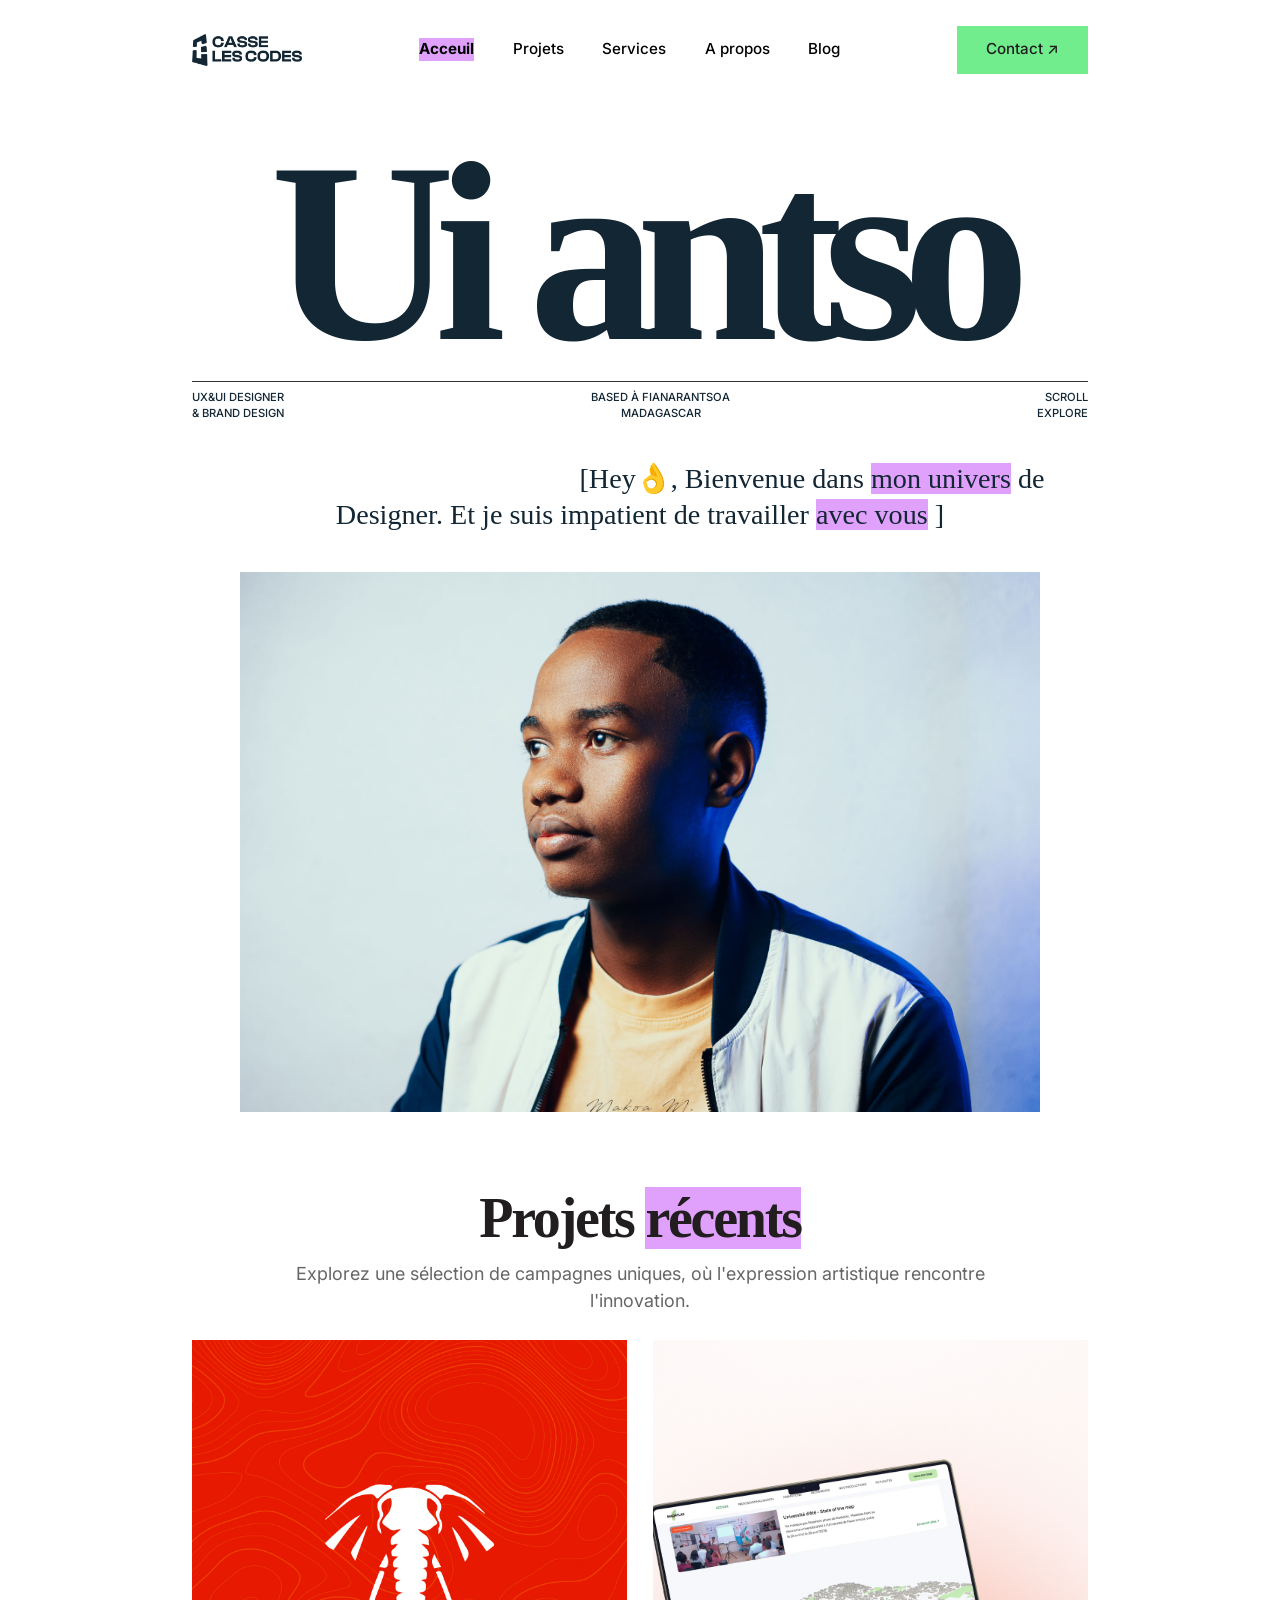
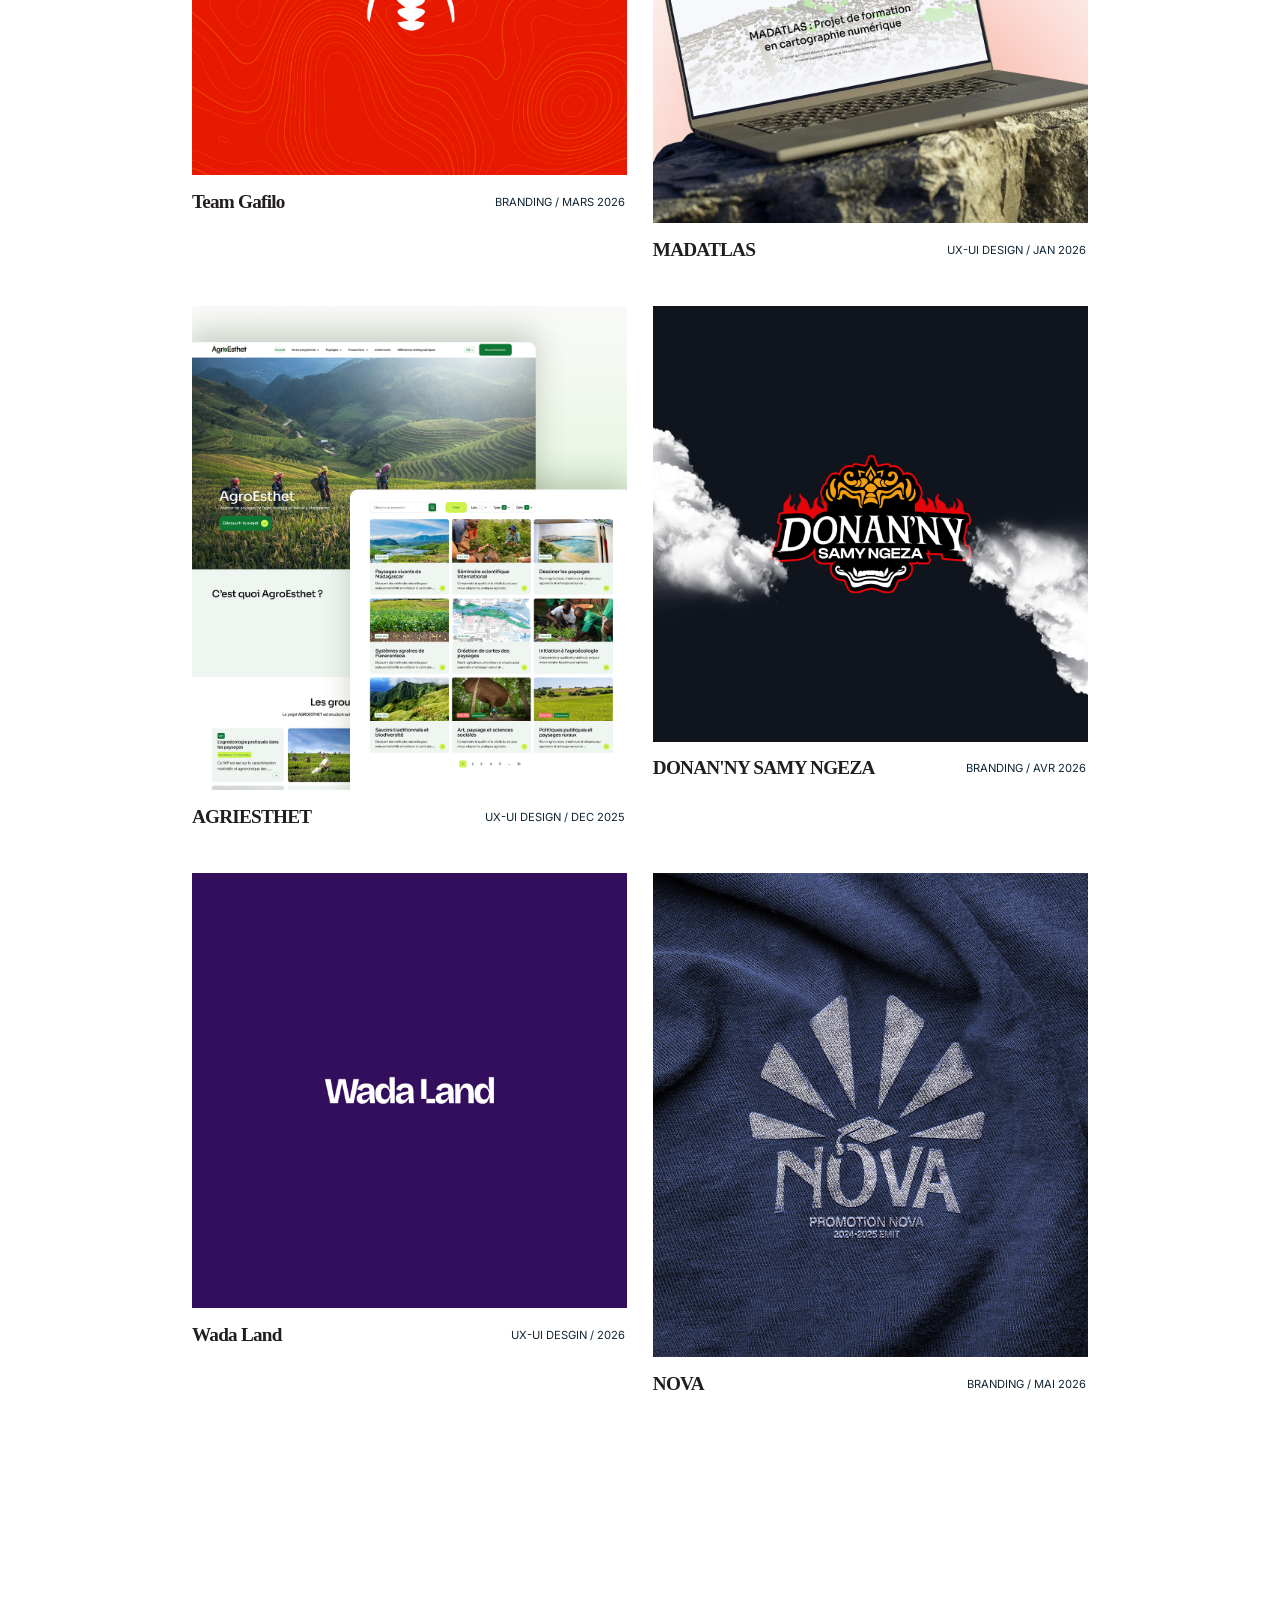
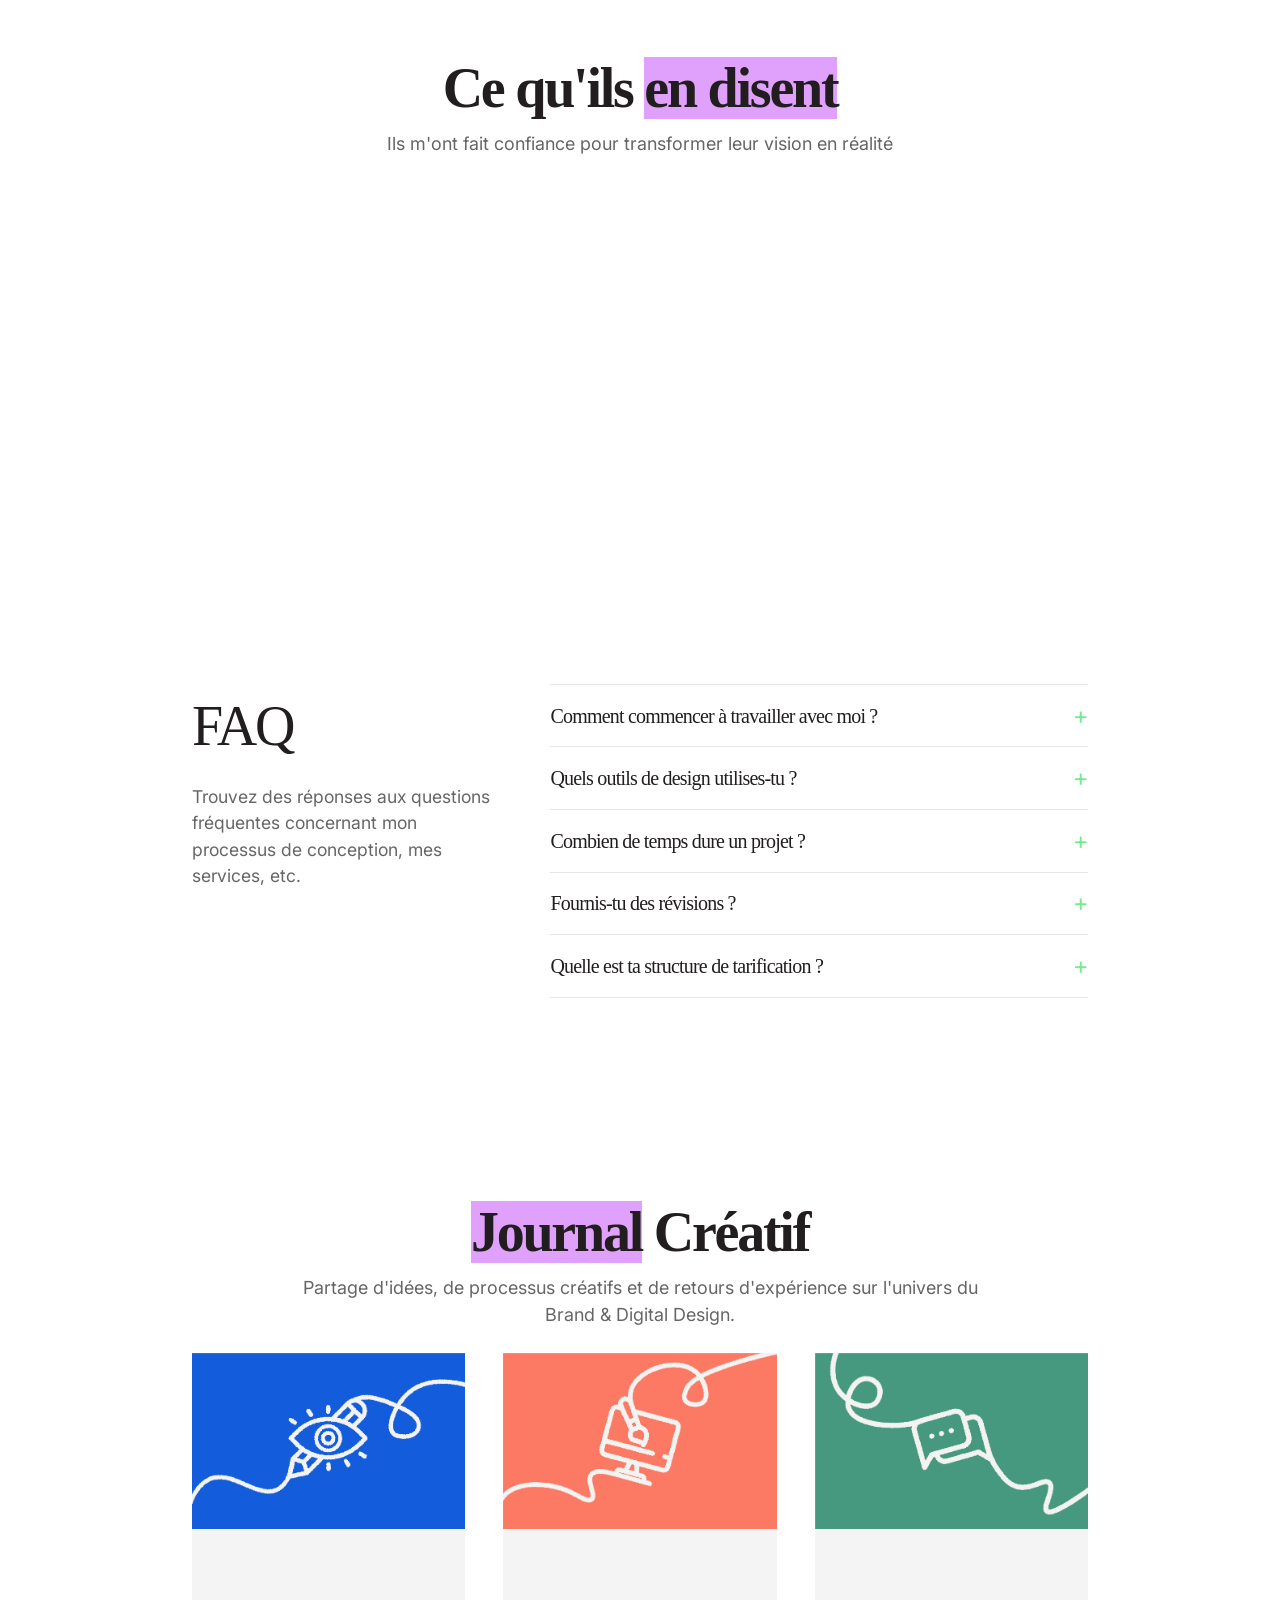
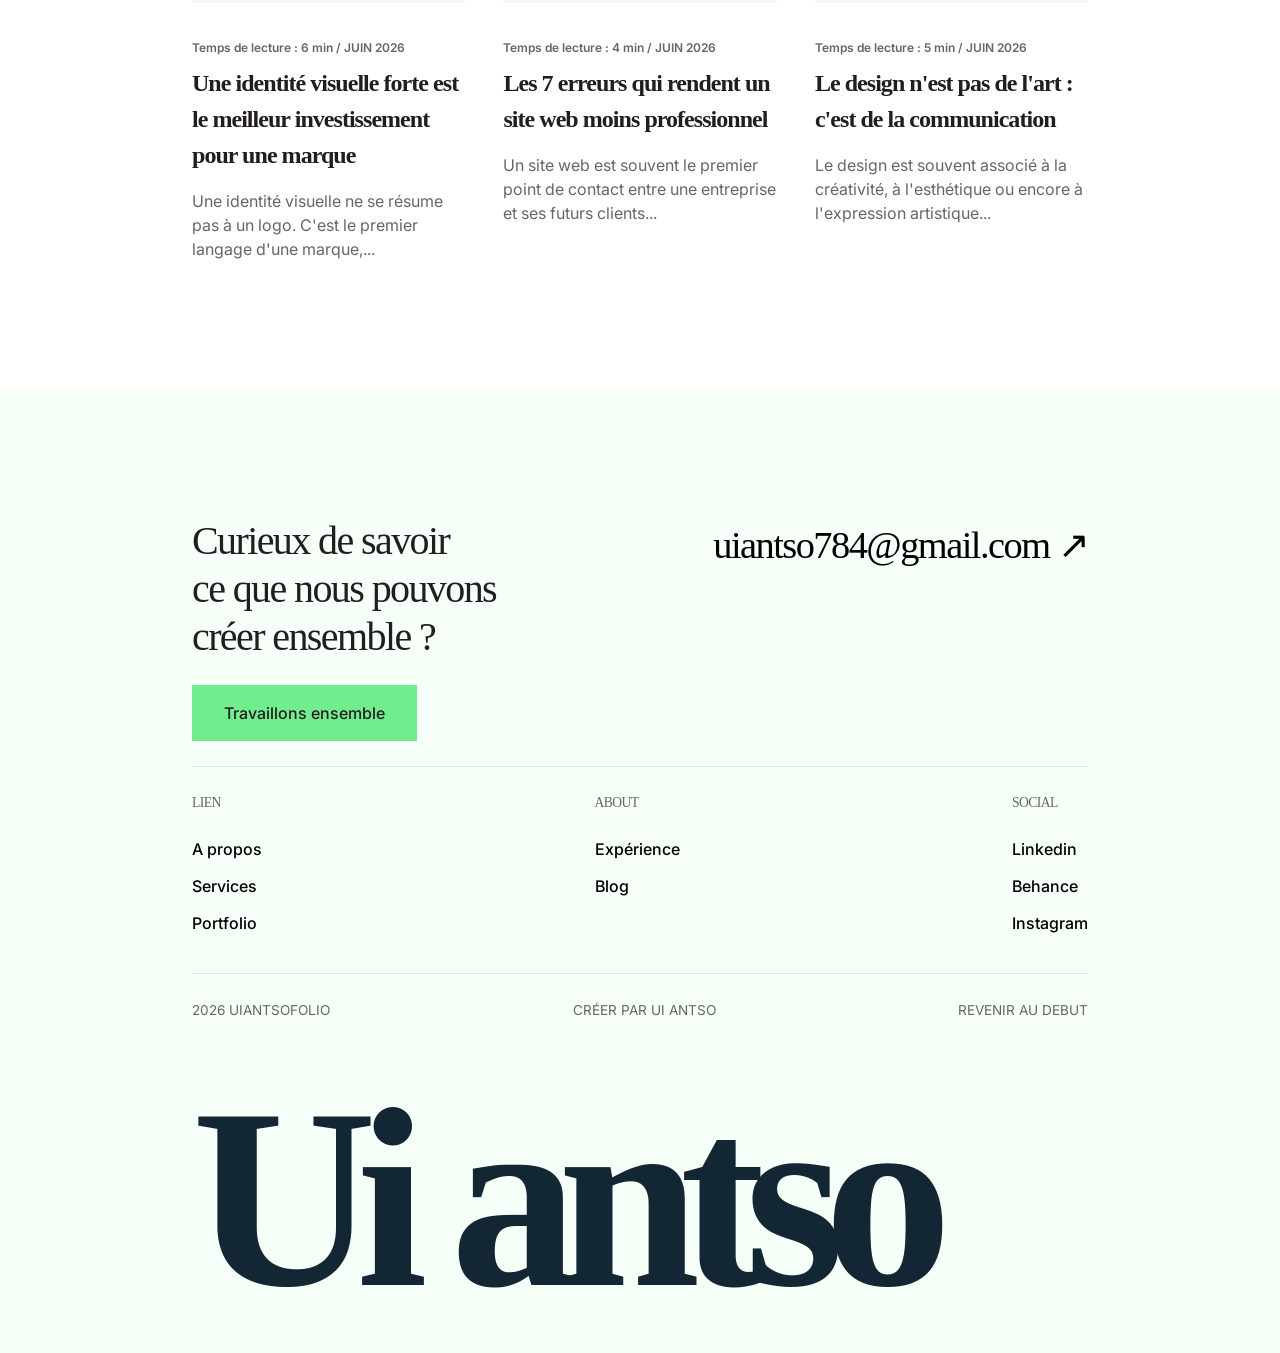
<file: index.html>
<!DOCTYPE html>
<html lang="fr">

<head>
    <meta charset="UTF-8">
    <meta name="viewport" content="width=device-width, initial-scale=1.0">
    <title>Ui antso | Designer UI/UX & Brand Identity Freelance</title>
    <meta name="description"
        content="Portfolio de Ui antso, designer pluridisciplinaire spécialisé en UI/UX, identité de marque et design print. Création d'expériences numériques modernes et minimalistes.">
    <link rel="stylesheet" href="style.css">
    <link href="https://fonts.googleapis.com/css2?family=Inter:wght@400;500;600;700;800&display=swap" rel="stylesheet">
    <link rel="icon" type="image/svg+xml" href="/favicon.svg">
</head>

<body>

    <!-- HEADER -->
    <header class="navbar">
        <div class="logo" "><a href=" index.html"><img style="height: 32px;" src=" LOGO_Ui_ANTSO.png"
                alt="logo du designer ui antso"></a>
        </div>

        <div class="burger-menu" id="burger-menu">
            <span></span>
            <span></span>
            <span></span>
        </div>

        <nav class="nav-links" id="nav-links">
            <a class="active" href="index.html">Acceuil</a>
            <a href="Pojets_Ui_antso.html">Projets</a>
            <a href="Service_Ui_antso.html">Services</a>
            <a href="Apropos_Ui_antso.html">A propos</a>
            <a href="blog_Ui_antso.html">Blog</a>
        </nav>

        <a href="https://wa.me/+261349115994" target="_blank" rel="noopener noreferrer" class="btn-contact">Contact
            ↗</a>
    </header>

    <!-- HERO SECTION -->
    <section class="hero">
        <h1 class="hero-title">Ui antso</h1>

        <div class="hero-meta">
            <div class="meta-block">
                <span>Ux&Ui Designer</span><br>
                <span> & brand design</span>

            </div>
            <div class="meta-block text-center">
                <span>Based à Fianarantsoa</span><br>
                <span> Madagascar</span>

            </div>
            <div class="meta-block text-right">
                <span>Scroll</span><br>
                <span>Explore</span>
            </div>
        </div>

        <p class="hero-description">
            [Hey👌, Bienvenue dans <span style="background-color: #E0A1FC;">mon univers</span> de Designer. Et je suis
            impatient de travailler <span style="background-color: #E0A1FC;"> avec vous</span> ]
        </p>

        <div class="hero-image">
            <!-- Remplacez l'URL par la vraie photo -->
            <img src="photo_UIantso.jpg" alt="Ui antso Portrait">
        </div>
    </section>

    <!-- SELECTED WORKS -->
    <section class="works">
        <div class="section-heading">
            <h2>Projets <spa style="background-color: #E0A1FC;">récents</spa>
            </h2>
            <p>Explorez une sélection de campagnes uniques, où l'expression artistique rencontre l'innovation.</p>
        </div>

        <div class="works-grid">
            <div class="work-card">
                <a href="https://www.behance.net/gallery/249415917/TEAM-GAFILO" target="_blank"
                    rel="noopener noreferrer">
                    <div class=" img-wrapper"><img src="/TEAM-GAFILO-BRANDING.jpg"
                            alt="TEAM GAFILO | COMBAT​​​​​​​ SPORT GYM designer par ui antso">
                    </div>

                </a>
                <div class="work-info">

                    <h3>Team Gafilo</h3>
                    <span>Branding / MARS 2026</span>
                </div>
            </div>
            <div class="work-card">
                <a href="#BEHANCE" target="_blank" rel="noopener noreferrer">
                    <div class=" img-wrapper"><img src="/MADATLAS_UI-UX-DESIGN-BY-UI_ANTSO.jpg"
                            alt="MADATLAS | ui_ux design designer par ui antso">
                    </div>

                </a>
                <div class="work-info">

                    <h3>MADATLAS</h3>
                    <span>UX-UI design / JAN 2026</span>
                </div>
            </div>
            <div class="work-card">
                <a href="#BEHANCE" target="_blank" rel="noopener noreferrer">
                    <div class=" img-wrapper"><img src="/AGRIESTHET_UI-UX-DESIGN-BY-UI_ANTSO.jpg"
                            alt="AGRIESTHET | ui_ux design designer par ui antso">
                    </div>

                </a>
                <div class="work-info">

                    <h3>AGRIESTHET</h3>
                    <span>UX-UI design / DEC 2025</span>
                </div>
            </div>
            <div class="work-card">
                <a href="#BEHANCE" target="_blank" rel="noopener noreferrer">
                    <div class=" img-wrapper"><img src="DONAN'NY-SAMY-NGEZA_BRAND-DESIGN-BY-UI_ANTSO.jpg"
                            alt="DONAN'NY SAMY NGEZA | Evenement de competition de sport de combat designer par ui antso">
                    </div>

                </a>
                <div class="work-info">

                    <h3>DONAN'NY SAMY NGEZA</h3>
                    <span>Branding / AVR 2026</span>
                </div>
            </div>
            <div class="work-card">
                <a href="#BEHANCE" target="_blank" rel="noopener noreferrer">
                    <div class=" img-wrapper"><img src="/WADA_LAND_UI-UX-DESIGN-BY-UI_ANTSO.jpg"
                            alt="WADA LAND | site de palette de couleur designer par ui antso">
                    </div>

                </a>
                <div class="work-info">

                    <h3>Wada Land</h3>
                    <span>Ux-ui desgin / 2026</span>
                </div>
            </div>
            <div class="work-card">
                <a href="#BEHANCE" target="_blank" rel="noopener noreferrer">
                    <div class=" img-wrapper"><img src="/NOVA_BRAND-DESIGN-BY-UI_ANTSO.jpg"
                            alt="NOVA | branding d'un sortie de promotion universitaire designer par ui antso">
                    </div>

                </a>
                <div class="work-info">

                    <h3>NOVA</h3>
                    <span>Branding / MAI 2026</span>
                </div>
            </div>

        </div>
    </section>

    <!-- BEST SERVICES -->
    <section class="services">
        <div class="section-heading">
            <h2> <span style="background-color: #E0A1FC;"> Meilleurs</span> Services</h2>
            <p>Propulser votre image de marque : des identités visuelles stratégiques qui captent
                l'attention et boostent vos ventes.</p>
        </div>

        <div class=" service-list">
            <div class="service-row">
                <div class="service-num">01</div>
                <div class="service-content">
                    <h3>Identité Visuelle</h3>
                    <p>je conçois des systèmes visuels cohérents qui racontent votre histoire. De la stratégie
                        de marque
                        à la charte graphique.</p>
                </div>
                <div class="service-images">
                    <div class="s-img"><img src="BRAND1@3x.png" alt="icon service de Ui antso"></div>
                    <div class="s-img"><img src="BRAND2@3x.png" alt="icon service de Ui antso"></div>
                    <div class="s-img"><img src="BRAND3@3x.png" alt="icon service de Ui antso"></div>
                </div>
            </div>

            <div class="service-row">
                <div class="service-num">02</div>
                <div class="service-content">
                    <h3>Design d'Interface & Expérience Utilisateur</h3>
                    <p>Je crée des interfaces numériques où la beauté rencontre l'efficacité. En plaçant
                        l'utilisateur
                        au centre de ma réflexion (UX).</p>
                </div>
                <div class="service-images">
                    <div class="s-img"><img src="UI1@3x.png" alt="icon service de Ui antso"></div>
                    <div class="s-img"><img src="UI2@3x.png" alt="icon service de Ui antso"></div>
                    <div class="s-img"><img src="UI3@3x.png" alt="icon service de Ui antso"></div>
                </div>
            </div>

            <div class="service-row">
                <div class="service-num">03</div>
                <div class="service-content">
                    <h3>Print Design</h3>
                    <p>À l'ère du tout numérique, le support physique offre une expérience sensorielle unique.
                        Du
                        packaging captivant aux supports de communication institutionnels.</p>
                </div>
                <div class="service-images">
                    <div class="s-img"><img src="PRINT1@3x.png" alt="icon service de Ui antso"></div>
                    <div class="s-img"><img src="PRINT2@3x.png" alt="icon service de Ui antso"></div>
                    <div class="s-img"><img src="PRINT3@3x.png" alt="icon service de Ui antso"></div>
                </div>
            </div>
        </div>
    </section>

    <!-- TRUSTED PARTNERS -->
    <section class="partners">
        <div class="section-heading text-left">
            <h2> <span style="background-color: #E0A1FC;">Eux,</span> il m'on fait <br>confiance
            </h2>
            <p>J'accompagne des entreprises dans la création de solutions innovantes et artistiques à fort impact</p>
        </div>
        <div class="partners-grid">
            <!-- Logos factices pour reproduire la grille -->
            <div class="partner-logo"><img src="MADATLAS.svg" alt="Partenaire collaborateur de ui antso"></div>
            <div class="partner-logo"><img src="EMIT FIANARANTSOA.svg" alt="Partenaire collaborateur de ui antso"></div>
            <div class="partner-logo"><img src="ARATO.svg" alt="Partenaire collaborateur de ui antso"></div>
            <div class="partner-logo"><img src="DONAN'NY SAMY NGEZA.svg" alt="Partenaire collaborateur de ui antso">
            </div>
            <div class="partner-logo"><img src="MODE ELLONIE.svg" alt="Partenaire collaborateur de ui antso"></div>
            <div class="partner-logo"><img src="HARENTSOA.svg" alt="Partenaire collaborateur de ui antso"></div>
            <div class="partner-logo"><img src="TEAM_GAFILO.svg" alt="Partenaire collaborateur de ui antso"></div>
            <div class="partner-logo"><img src="AGROESTHET.svg" alt="Partenaire collaborateur de ui antso"></div>
            <div class="partner-logo"><img src="ASUF KB.svg" alt="Partenaire collaborateur de ui antso"></div>
        </div>
    </section>

    <!-- CLIENTS REVIEWS -->
    <section class="reviews">
        <div class="section-heading">
            <h2> Ce qu'ils <span style="background-color: #E0A1FC;"> en disent</span></h2>
            <p>Ils m'ont fait confiance pour transformer leur vision en réalité</p>
        </div>
        <div class="reviews-grid">
            <div class="review-card">
                <div class="quote-icon">“</div>
                <p>Working with Miller was a total game-changer. His ability to blend artistry and innovation truly sets
                    him apart.</p>
                <div class="author">
                    <div class="author-pic"></div>
                    <div>
                        <h4>John Doe</h4>
                        <span>CEO, Company</span>
                    </div>
                </div>
            </div>
            <div class="review-card">
                <div class="quote-icon">“</div>
                <p>An exceptional talent. The design principles for beginners and artistry and innovation brought to our
                    projects were fantastic.</p>
                <div class="author">
                    <div class="author-pic"></div>
                    <div>
                        <h4>Jane Smith</h4>
                        <span>Founder, Startup</span>
                    </div>
                </div>
            </div>
            <div class="review-card">
                <div class="quote-icon">“</div>
                <p>His design guidelines and best practice were impeccable, making the process smooth. His artistry and
                    innovation shine.</p>
                <div class="author">
                    <div class="author-pic"></div>
                    <div>
                        <h4>Mike Ross</h4>
                        <span>Manager, Agency</span>
                    </div>
                </div>
            </div>
        </div>
    </section>

    <!-- FAQ -->
    <section class="faq-section">
        <div class="faq-left">
            <h2>FAQ</h2>
            <p>Trouvez des réponses aux questions fréquentes concernant mon processus de conception, mes services, etc.
            </p>
        </div>
        <div class="faq-right">
            <div class="faq-item">
                <div class="faq-question">
                    <h3>Comment commencer à travailler avec moi ?</h3>
                    <span class="plus">+</span>
                </div>
                <div class="faq-answer">
                    <p>Ça commence par un echange gratuit sur WhatsApp. Nous discuterons de tes objectifs, de ta vision
                        et de la manière dont je peux donner vie à tes idées.</p>
                </div>
            </div>
            <div class="faq-item">
                <div class="faq-question">
                    <h3>Quels outils de design utilises-tu ?</h3>
                    <span class="plus">+</span>
                </div>
                <div class="faq-answer">
                    <p>Je travaille avec des outils de pointe dans l'industrie comme Figma, blender et la suite Adobe
                        pour créer des designs modernes et performants.</p>
                </div>
            </div>
            <div class="faq-item">
                <div class="faq-question">
                    <h3>Combien de temps dure un projet ?</h3>
                    <span class="plus">+</span>
                </div>
                <div class="faq-answer">
                    <p>Les délais des projets varient en fonction de l'envergure, mais la plupart des designs prennent
                        entre 2 et 4 semaines. Je fournirai un calendrier précis après notre première consultation.</p>
                </div>
            </div>
            <div class="faq-item">
                <div class="faq-question">
                    <h3>Fournis-tu des révisions ?</h3>
                    <span class="plus">+</span>
                </div>
                <div class="faq-answer">
                    <p>Absolument ! Je propose un nombre défini de révisions pour m'assurer que le design correspond
                        parfaitement à ta vision.</p>
                </div>
            </div>
            <div class="faq-item">
                <div class="faq-question">
                    <h3>Quelle est ta structure de tarification ?</h3>
                    <span class="plus">+</span>
                </div>
                <div class="faq-answer">
                    <p>Les tarifs dépendent de la complexité et de l'envergure du projet. Discutons de tes objectifs,
                        et je te fournirai un devis transparent, adapté à tes besoins.</p>
                </div>
            </div>

        </div>
    </section>

    <!-- BLOG & ARTICLES -->
    <section class="blog">
        <div class="section-heading">
            <h2> <span style="background-color: #E0A1FC;">Journal</span> Créatif</h2>
            <p>Partage d'idées, de processus créatifs et de retours d'expérience sur l'univers du Brand & Digital
                Design.</p>
        </div>
        <div class="blog-grid">
            <a href="IDENTITE-VISUEL-BLOG_Ui_antso_detail.html" class="blog-card-link">
                <div class="blog-card">
                    <div class="blog-img"> <img src="IDENTITE-VISUEL-BLOG.jpg" alt="Ui antso blog image"></div>
                    <div class="blog-meta">Temps de lecture : 6 min / JUIN 2026</div>
                    <h3>Une identité visuelle forte est le meilleur investissement pour une marque</h3>
                    <p>Une identité visuelle ne se résume pas à un logo. C'est le premier langage d'une marque,...</p>
                </div>
            </a>

            <a href="7-ERREURS-BLOG-UI-ANTSO-DETAIL.html" class="blog-card-link">
                <div class="blog-card">
                    <div class="blog-img"><img src="7_ERREUR.jpg" alt="Ui antso blog image"></div>
                    <div class="blog-meta">Temps de lecture : 4 min / JUIN 2026</div>
                    <h3>Les 7 erreurs qui rendent un site web moins professionnel</h3>
                    <p>Un site web est souvent le premier point de contact entre une entreprise et ses futurs clients...
                    </p>
                </div>
            </a>

            <a href="COMMUNICATION-BLOG_Ui_antso_detail.html" class="blog-card-link">
                <div class="blog-card">
                    <div class="blog-img"><img src="COMMUNICATION-BLOG.jpg" alt="Ui antso blog image"></div>
                    <div class="blog-meta">Temps de lecture : 5 min / JUIN 2026</div>
                    <h3>Le design n'est pas de l'art : c'est de la communication</h3>
                    <p>Le design est souvent associé à la créativité, à l'esthétique ou encore à l'expression
                        artistique...</p>
                </div>
            </a>
        </div>
    </section>

    <!-- FOOTER -->
    <footer class="footer">
        <div class="footer-top">
            <div class="footer-cta">
                <h2>Curieux de savoir <br> ce que nous pouvons <br> créer ensemble ?</h2>
                <a href="https://wa.me/+261349115994 " target="_blank" rel="noopener noreferrer"
                    class="btn-dark">Travaillons ensemble</a>
            </div>
            <div class="footer-email">
                <a href="https://mail.google.com/mail/?view=cm&to=uiantso784@gmail.com" target="_blank"
                    rel="noopener noreferrer">uiantso784@gmail.com ↗</a>
            </div>
        </div>

        <div class="footer-links-grid">
            <div class="links-col">
                <h4>Lien</h4>
                <a href="Apropos_Ui_antso.html">A propos</a>
                <a href="Service_Ui_antso.html">Services</a>
                <a href="Pojets_Ui_antso.html">Portfolio</a>
            </div>
            <div class="links-col">
                <h4>About</h4>
                <a href="Apropos_Ui_antso.html">Expérience</a>
                <a href="blog_Ui_antso.html">Blog</a>
            </div>
            <div class="links-col">
                <h4>Social</h4>
                <a href="https://www.linkedin.com/in/ui-antso-549456346/" target="_blank"
                    rel="noopener noreferrer">Linkedin</a>
                <a href="https://www.behance.net/Uiantso" target="_blank" rel="noopener noreferrer">Behance</a>
                <a href="https://www.instagram.com/ui.antsoo" target="_blank" rel="noopener noreferrer">Instagram</a>
            </div>
        </div>

        <div class="footer-bottom-text">
            <span>2026 Uiantsofolio</span>
            <span>Créer par Ui antso</span>
            <span>Revenir au debut</span>
        </div>

        <h1 class="hero-title">Ui antso</h1>
    </footer>
    <script src="script.js"></script>

</body>

</html>
</file>
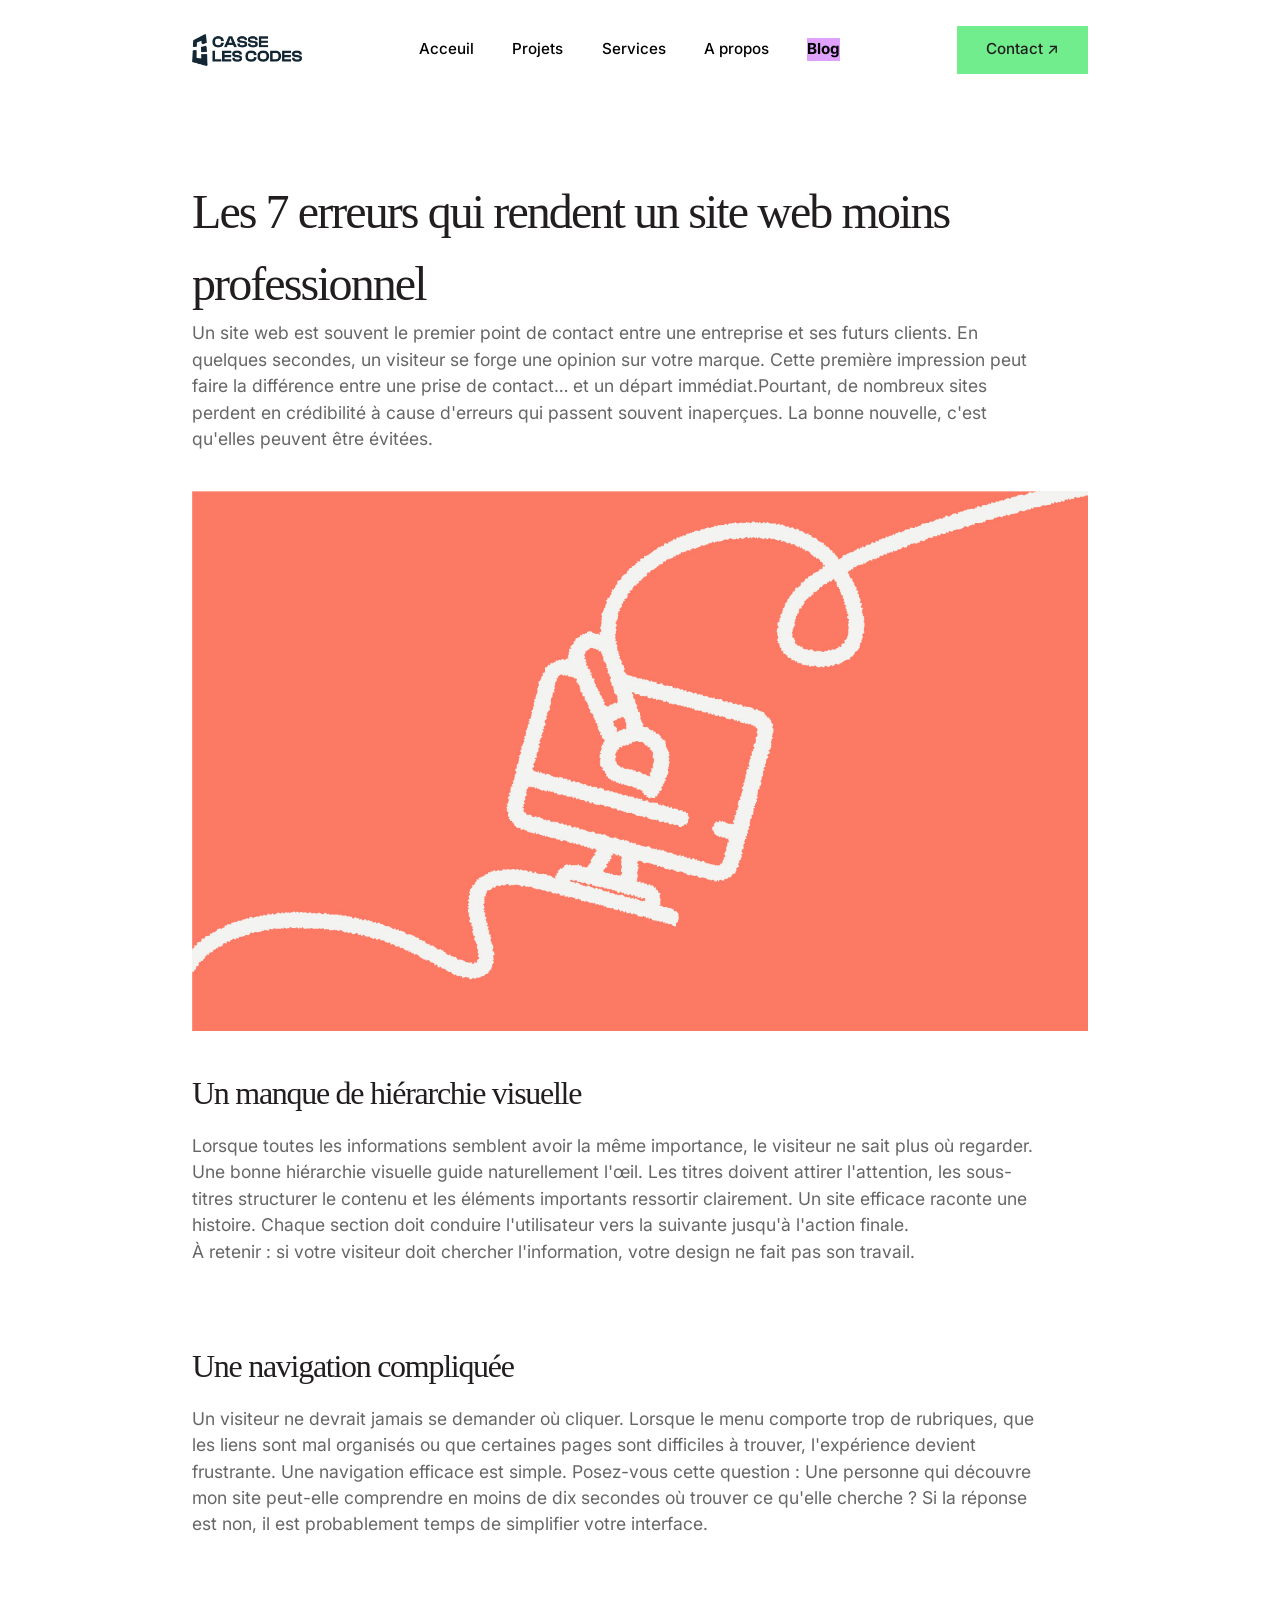
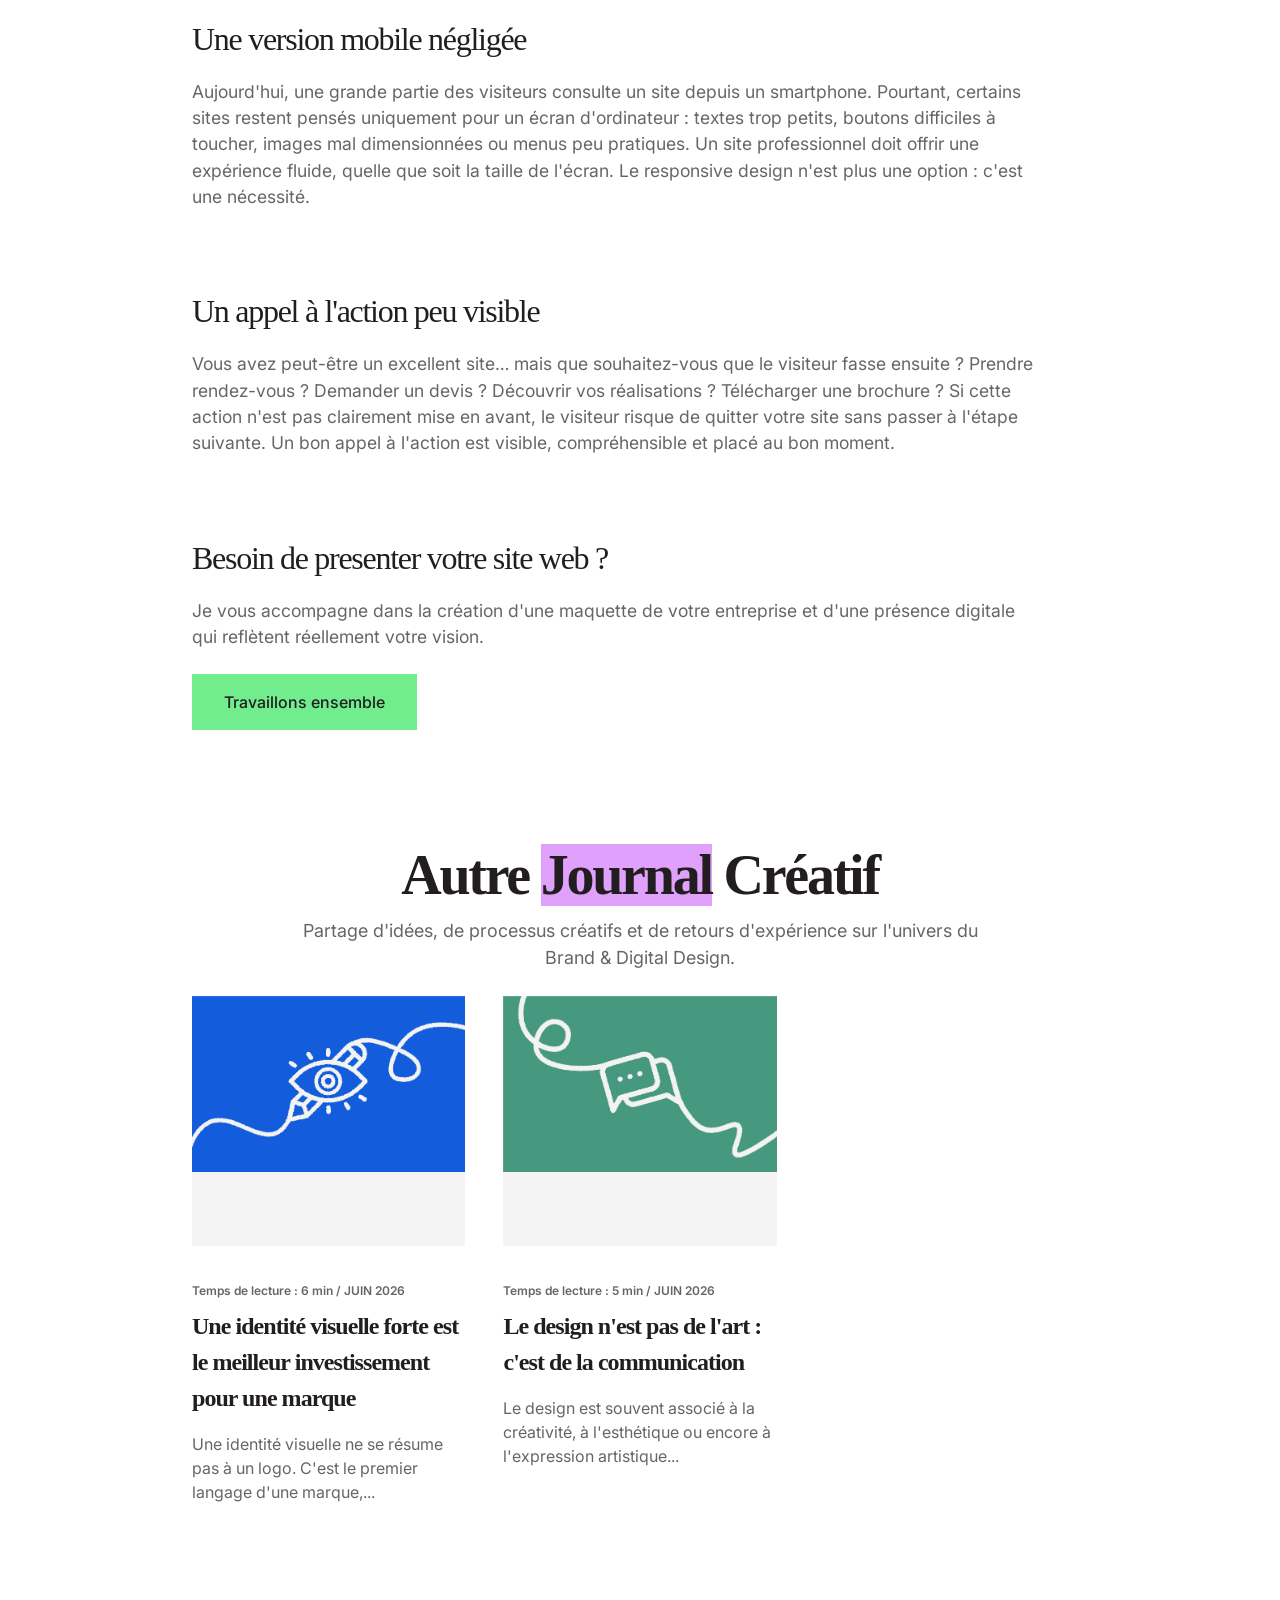
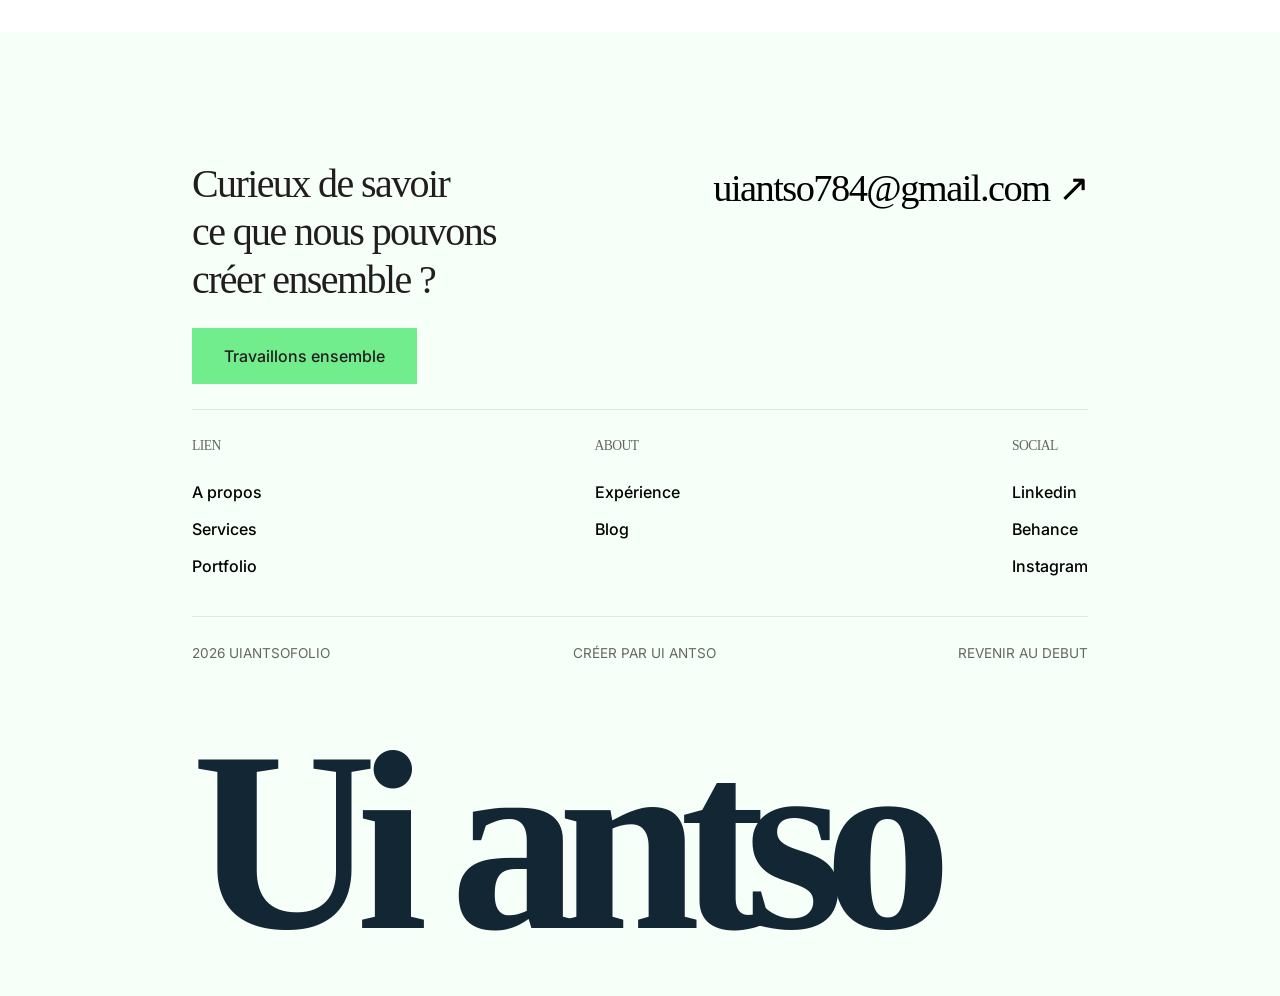
<file: 7-ERREURS-BLOG-UI-ANTSO-DETAIL.html>
<!DOCTYPE html>
<html lang="fr">

<head>
    <meta charset="UTF-8">
    <meta name="viewport" content="width=device-width, initial-scale=1.0">
    <title>L'accès au numérique à Madagascar | Blog Ui antso</title>
    <meta name="description"
        content="Analyse de l'impact des barrières numériques sur la recherche académique et l'accès à l'information pour les étudiants malgaches.">
    <link rel="stylesheet" href="style.css">
    <link href="https://fonts.googleapis.com/css2?family=Inter:wght@400;500;600;700;800&display=swap" rel="stylesheet">
    <link rel="icon" type="image/svg+xml" href="/favicon.svg">
</head>

<body>

    <!-- HEADER -->
    <header class="navbar">
        <div class="logo" "><a href=" index.html"><img style="height: 32px;" src=" LOGO_Ui_ANTSO.png"
                alt="logo du designer ui antso"></a>
        </div>

        <div class="burger-menu" id="burger-menu">
            <span></span>
            <span></span>
            <span></span>
        </div>

        <nav class="nav-links" id="nav-links">
            <a href="index.html">Acceuil</a>
            <a href="Pojets_Ui_antso.html">Projets</a>
            <a href="Service_Ui_antso.html">Services</a>
            <a href="Apropos_Ui_antso.html">A propos</a>
            <a class="active" href="blog_Ui_antso.html">Blog</a>
        </nav>

        <a href="https://wa.me/+261349115994" target="_blank" rel="noopener noreferrer" class="btn-contact">Contact
            ↗</a>
    </header>

    <!-- HERO SECTION -->
    <section class="hero">
        </div>

        <div style="border: none; width: 100%;" class="service-row">
            <div style="text-align: left; width: 100%; font-size: 2vw;" class="service-content">
                <h4 style="font-size: 3rem; font-weight: 400; font-family: sora;">Les 7 erreurs qui rendent un site web
                    moins professionnel</h4>
                <p>Un site web est souvent le premier point de contact entre une entreprise et ses futurs clients. En
                    quelques secondes, un visiteur se forge une opinion sur votre marque. Cette première impression peut
                    faire la différence entre une prise de contact… et un départ immédiat.Pourtant, de nombreux sites
                    perdent en crédibilité à cause d'erreurs qui passent souvent inaperçues.
                    La bonne nouvelle, c'est qu'elles peuvent être évitées.</p>
            </div>
        </div>
        <div style="border: none; width: 100%;" class="hero-image2">
            <!-- Remplacez l'URL par la vraie photo -->
            <img style="border: none; width: 100%;" src="7_ERREUR.jpg" alt="Ui antso blog image">
        </div>
        <div style="border: none; width: 100%;" class="service-row">
            <div style="text-align: left; width: 100%; font-size: 1.5vw;" class="service-content">
                <h3>Un manque de hiérarchie visuelle</h3>
                <p>Lorsque toutes les informations semblent avoir la même importance, le visiteur ne sait plus où
                    regarder. Une bonne hiérarchie visuelle guide naturellement l'œil. Les titres doivent attirer
                    l'attention, les sous-titres structurer le contenu et les éléments importants ressortir clairement.
                    Un site efficace raconte une histoire. Chaque section doit conduire l'utilisateur vers la suivante
                    jusqu'à l'action finale. <br>

                    À retenir : si votre visiteur doit chercher l'information, votre design ne fait pas son travail.</p>
            </div>
        </div>
        <div style="border: none; width: 100%;" class="service-row">
            <div style="text-align: left; width: 100%; font-size: 2vw;" class="service-content">
                <h3>Une navigation compliquée</h3>
                <p>Un visiteur ne devrait jamais se demander où cliquer. Lorsque le menu comporte trop de rubriques, que
                    les liens sont mal organisés ou que certaines pages
                    sont difficiles à trouver, l'expérience devient frustrante. Une navigation efficace est simple.
                    Posez-vous cette question : Une personne qui découvre mon site
                    peut-elle comprendre en moins de dix secondes où trouver ce qu'elle cherche ? Si la réponse est non,
                    il est probablement temps de simplifier votre interface.
            </div>
        </div>
        <div style="border: none; width: 100%;" class="service-row">
            <div style="text-align: left; width: 100%; font-size: 2vw;" class="service-content">
                <h3>Une version mobile négligée</h3>
                <p>Aujourd'hui, une grande partie des visiteurs consulte un site depuis un smartphone. Pourtant,
                    certains sites restent pensés uniquement pour un écran d'ordinateur : textes trop petits, boutons
                    difficiles à toucher, images mal dimensionnées ou menus peu pratiques. Un site professionnel doit
                    offrir une expérience fluide, quelle que soit la taille de l'écran. Le responsive design n'est plus
                    une option : c'est une nécessité.</p>
            </div>
        </div>
        <div style="border: none; width: 100%;" class="service-row">
            <div style="text-align: left; width: 100%; font-size: 2vw;" class="service-content">
                <h3>Un appel à l'action peu visible</h3>
                <p>Vous avez peut-être un excellent site… mais que souhaitez-vous que le visiteur fasse ensuite ?

                    Prendre rendez-vous ?

                    Demander un devis ?

                    Découvrir vos réalisations ?

                    Télécharger une brochure ?

                    Si cette action n'est pas clairement mise en avant, le visiteur risque de quitter votre site sans
                    passer à l'étape suivante.

                    Un bon appel à l'action est visible, compréhensible et placé au bon moment.</p>
            </div>
        </div>
        <div style="border: none; width: 100%;" class="service-row">
            <div style="text-align: left; width: 100%; font-size: 2vw;" class="service-content">
                <h3>Besoin de presenter votre site web ?</h3>
                <p>Je vous accompagne dans la
                    création d'une maquette de votre entreprise et d'une présence digitale qui reflètent réellement
                    votre vision.
                </p>
                <a style="font-size: 1rem;" href="https://wa.me/+261349115994 " target="_blank"
                    rel="noopener noreferrer" class="btn-dark">Travaillons ensemble</a>
            </div>
        </div>
    </section>
    <!-- BLOG & ARTICLES -->
    <section class="blog">
        <div class="section-heading">
            <h2> Autre <span style="background-color: #E0A1FC;">Journal</span> Créatif</h2>
            <p>Partage d'idées, de processus créatifs et de retours d'expérience sur l'univers du Brand & Digital
                Design.</p>
        </div>
        <div class="blog-grid">
            <a href="IDENTITE-VISUEL-BLOG_Ui_antso_detail.html" class="blog-card-link">
                <div class="blog-card">
                    <div class="blog-img"> <img src="IDENTITE-VISUEL-BLOG.jpg" alt="Ui antso blog image"></div>
                    <div class="blog-meta">Temps de lecture : 6 min / JUIN 2026</div>
                    <h3>Une identité visuelle forte est le meilleur investissement pour une marque</h3>
                    <p>Une identité visuelle ne se résume pas à un logo. C'est le premier langage d'une marque,...</p>
                </div>
            </a>

            <a href="COMMUNICATION-BLOG_Ui_antso_detail.html" class="blog-card-link">
                <div class="blog-card">
                    <div class="blog-img"><img src="COMMUNICATION-BLOG.jpg" alt="Ui antso blog image"></div>
                    <div class="blog-meta">Temps de lecture : 5 min / JUIN 2026</div>
                    <h3>Le design n'est pas de l'art : c'est de la communication</h3>
                    <p>Le design est souvent associé à la créativité, à l'esthétique ou encore à l'expression
                        artistique...</p>
                </div>
            </a>
        </div>
    </section>

    <!-- FOOTER -->
    <footer class="footer">
        <div class="footer-top">
            <div class="footer-cta">
                <h2>Curieux de savoir <br> ce que nous pouvons <br> créer ensemble ?</h2>
                <a href="https://wa.me/+261349115994 " target="_blank" rel="noopener noreferrer"
                    class="btn-dark">Travaillons ensemble</a>
            </div>
            <div class="footer-email">
                <a href="https://mail.google.com/mail/?view=cm&to=uiantso784@gmail.com" target="_blank"
                    rel="noopener noreferrer">uiantso784@gmail.com ↗</a>
            </div>
        </div>

        <div class="footer-links-grid">
            <div class="links-col">
                <h4>Lien</h4>
                <a href="Apropos_Ui_antso.html">A propos</a>
                <a href="Service_Ui_antso.html">Services</a>
                <a href="Pojets_Ui_antso.html">Portfolio</a>
            </div>
            <div class="links-col">
                <h4>About</h4>
                <a href="Apropos_Ui_antso.html">Expérience</a>
                <a href="blog_Ui_antso.html">Blog</a>
            </div>
            <div class="links-col">
                <h4>Social</h4>
                <a href="https://www.linkedin.com/in/ui-antso-549456346/" target="_blank"
                    rel="noopener noreferrer">Linkedin</a>
                <a href="https://www.behance.net/Uiantso" target="_blank" rel="noopener noreferrer">Behance</a>
                <a href="https://www.instagram.com/ui.antsoo" target="_blank" rel="noopener noreferrer">Instagram</a>
            </div>
        </div>

        <div class="footer-bottom-text">
            <span>2026 Uiantsofolio</span>
            <span>Créer par Ui antso</span>
            <span>Revenir au debut</span>
        </div>

        <h1 class="hero-title">Ui antso</h1>
    </footer>
    <script src="script.js"></script>

</body>

</html>
</file>
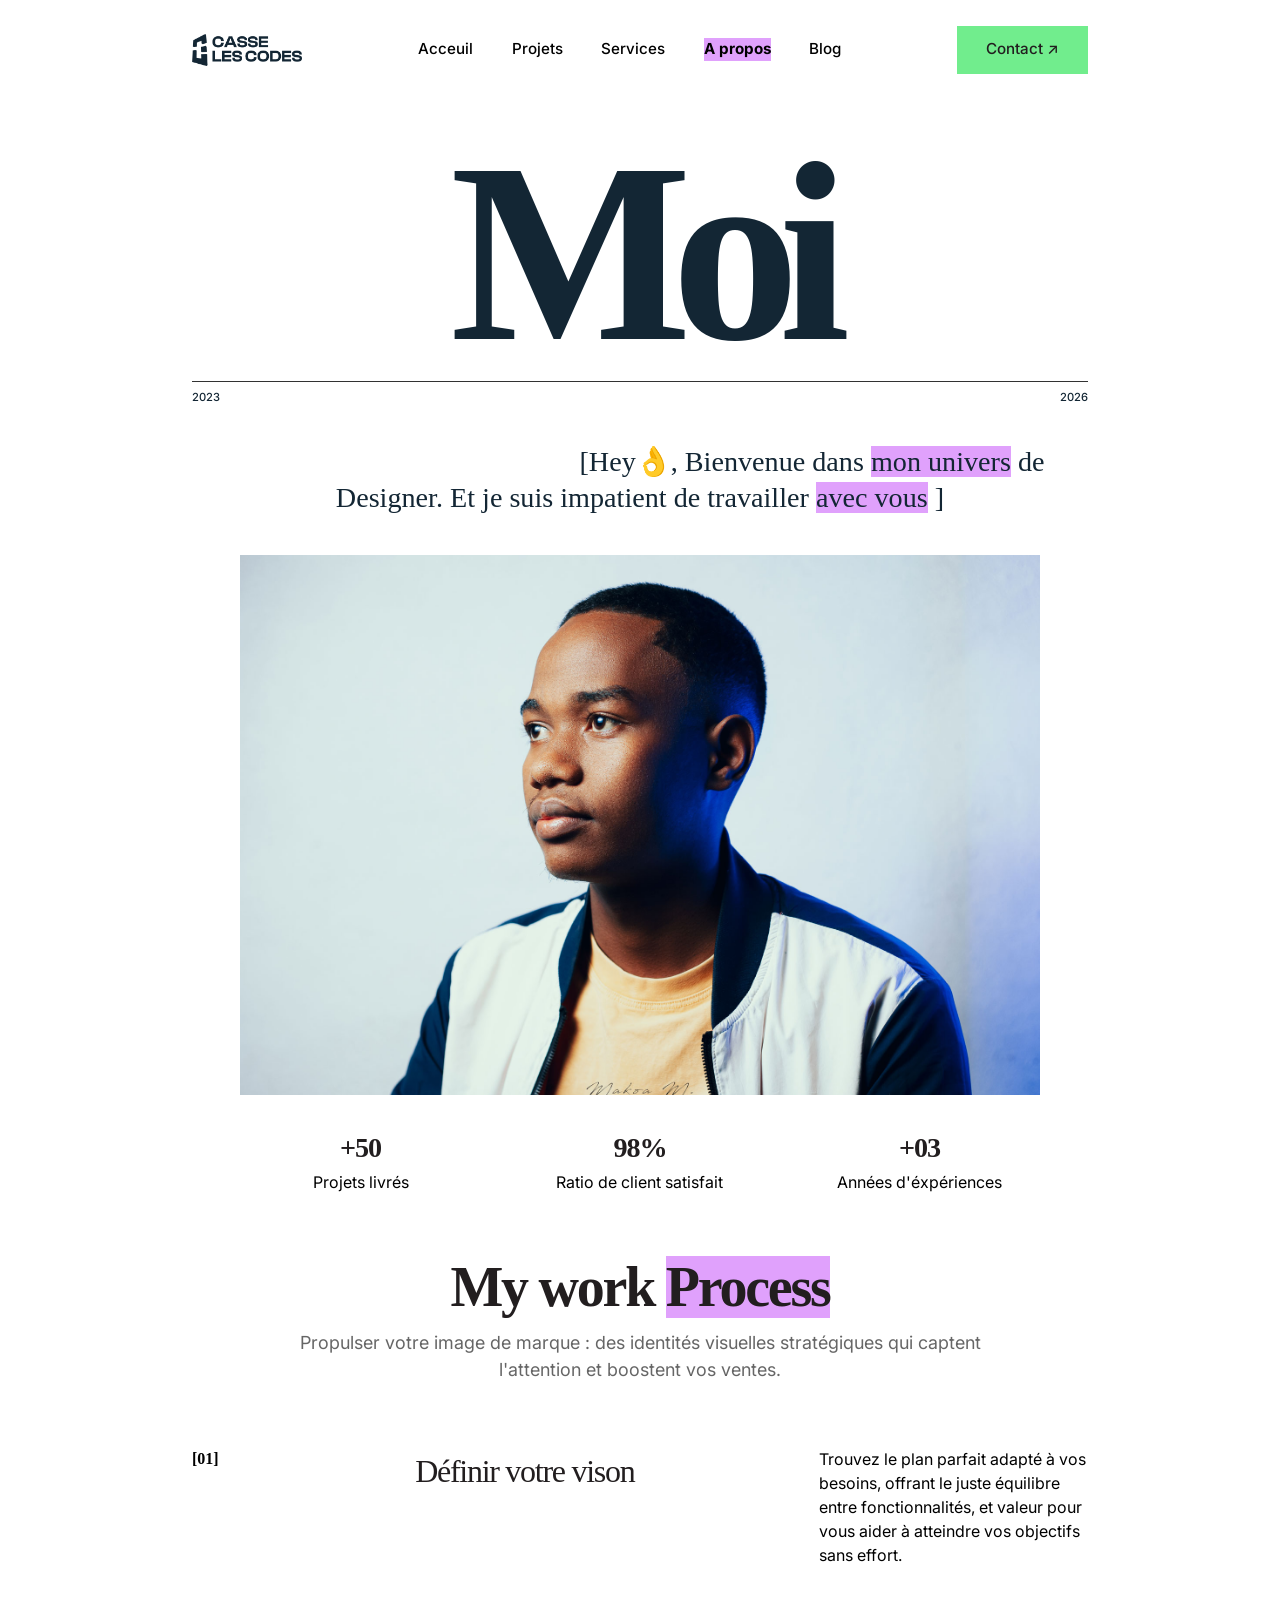
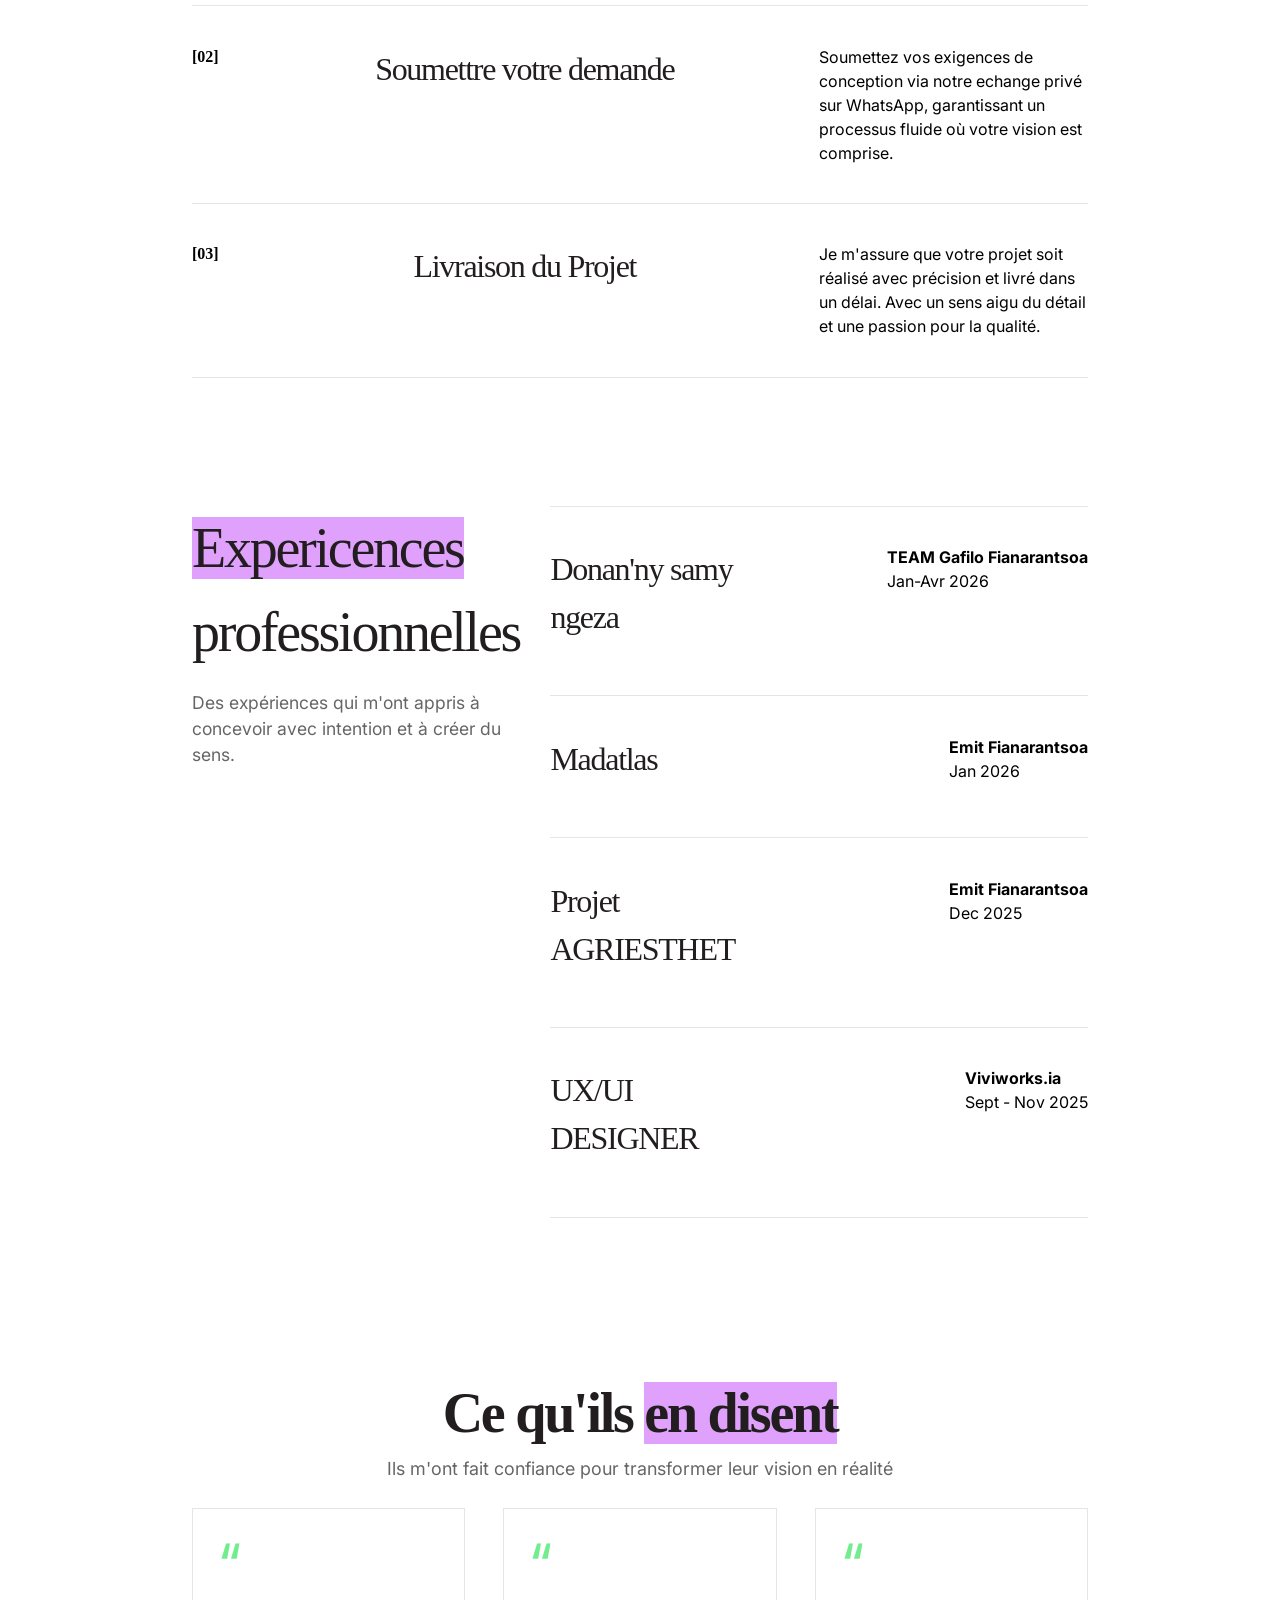
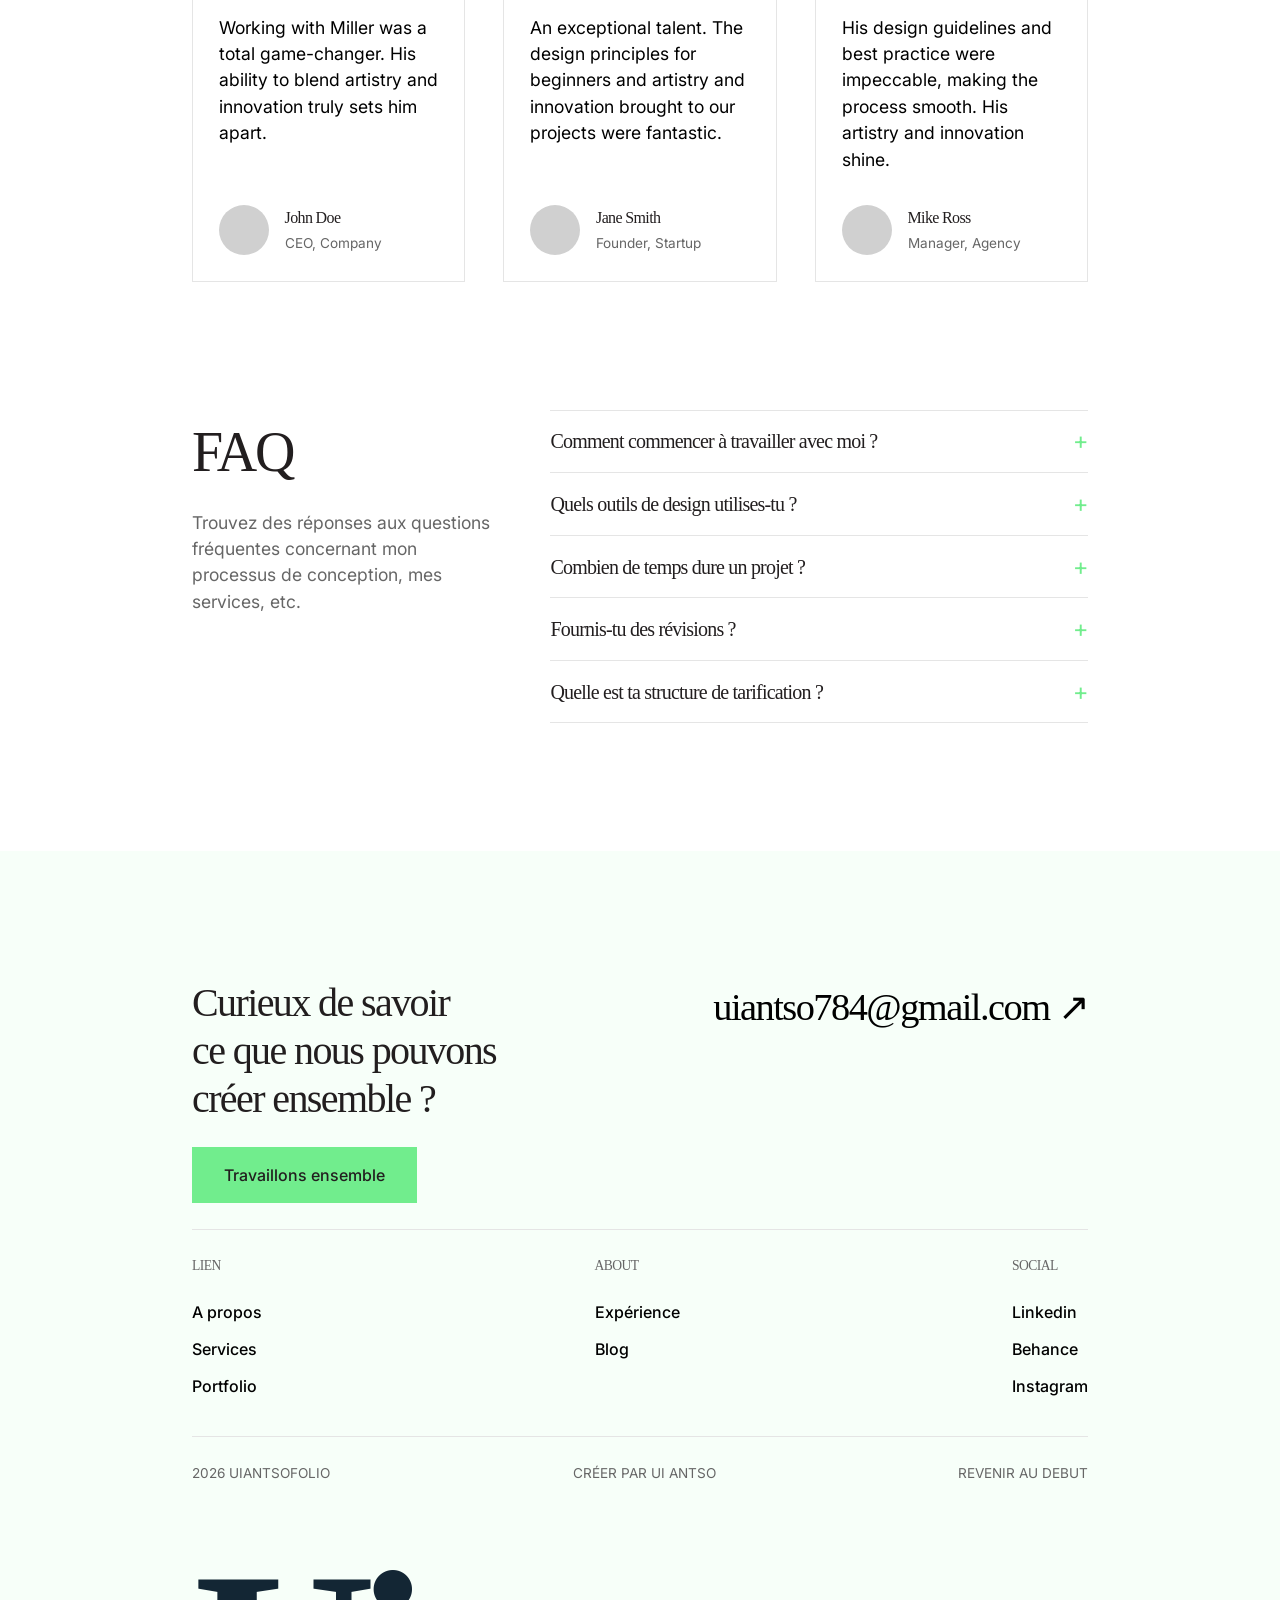
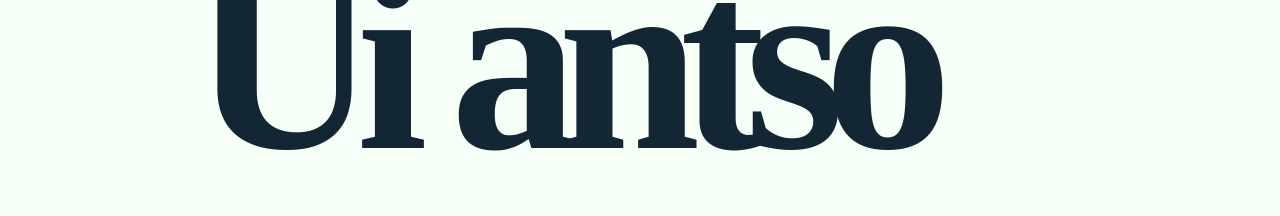
<file: Apropos_Ui_antso.html>
<!DOCTYPE html>
<html lang="fr">

<head>
    <meta charset="UTF-8">
    <meta name="viewport" content="width=device-width, initial-scale=1.0">
    <title>À Propos de Ui antso | Designer Pluridisciplinaire</title>
    <meta name="description"
        content="En savoir plus sur mon parcours, ma vision du design minimaliste et ma méthode de travail pour accompagner vos projets créatifs.">
    <link rel="stylesheet" href="style.css">
    <link href="https://fonts.googleapis.com/css2?family=Inter:wght@400;500;600;700;800&display=swap" rel="stylesheet">
    <link rel="icon" type="image/svg+xml" href="/favicon.svg">
</head>

<body>

    <!-- HEADER -->
    <header class="navbar">
        <div class="logo" "><a href=" index.html"><img style="height: 32px;" src=" LOGO_Ui_ANTSO.png"
                alt="logo du designer ui antso"></a>
        </div>

        <div class="burger-menu" id="burger-menu">
            <span></span>
            <span></span>
            <span></span>
        </div>

        <nav class="nav-links" id="nav-links">
            <a href="index.html">Acceuil</a>
            <a href="Pojets_Ui_antso.html">Projets</a>
            <a href="Service_Ui_antso.html">Services</a>
            <a class="active" href="Apropos_Ui_antso.html">A propos</a>
            <a href="blog_Ui_antso.html">Blog</a>
        </nav>

        <a href="https://wa.me/+261349115994" target="_blank" rel="noopener noreferrer" class="btn-contact">Contact
            ↗</a>
    </header>

    <!-- HERO SECTION -->
    <section class="hero">
        <h1 class="hero-title">Moi</h1>

        <div class="hero-meta">
            <div class="meta-block">
                <span>2023</span>

            </div>
            <div class="meta-block text-right">
                <span>2026</span>
            </div>
        </div>
        </div>

        <p class="hero-description">
            [Hey👌, Bienvenue dans <span style="background-color: #E0A1FC;">mon univers</span> de Designer. Et je suis
            impatient de travailler <span style="background-color: #E0A1FC;"> avec vous</span> ]
        </p>
        <div class="hero-image">
            <!-- Remplacez l'URL par la vraie photo -->
            <img src="photo_UIantso.jpg" alt="Ui antso Portrait">
        </div>
        <div style="margin-top: 2rem; width: 100%; max-width: 800px; text-align: center;" class="reviews-grid2">
            <div>
                <h2 style="font-family: Space Grotesk;font-size: 2.2vw; ">
                    +50
                </h2>
                <p>
                    Projets livrés
                </p>
            </div>
            <div>
                <h2 style="font-family: Space Grotesk; font-size: 2.2vw;">
                    98%
                </h2>
                <p>
                    Ratio de client satisfait
                </p>
            </div>
            <div>
                <h2 style="font-family: Space Grotesk; font-size: 2.2vw;">
                    +03
                </h2>
                <p>
                    Années d'éxpériences
                </p>
            </div>
        </div>
    </section>
    <!-- BEST SERVICES -->
    <section class="services">
        <div style="margin-top: 4vw;" class="section-heading">
            <h2>My work <span style="background-color: #E0A1FC;"> Process</span></h2>
            <p>Propulser votre image de marque : des identités visuelles stratégiques qui captent
                l'attention et boostent vos ventes.</p>
        </div>

        <div class=" service-list">
            <div class="service-row">
                <div style="color: black;" class="service-num">[01]</div>
                <div style="text-align: center;" class="service-content">
                    <h3>Définir votre vison</h3>
                </div>
                <div class="service-images">
                    <p>Trouvez le plan parfait adapté à vos besoins, offrant le juste équilibre entre fonctionnalités,
                        et valeur pour vous aider à atteindre vos objectifs sans effort.</p>
                </div>
            </div>
            <div class="service-row">
                <div style="color: black;" class="service-num">[02]</div>
                <div style="text-align: center;" class="service-content">
                    <h3>Soumettre votre demande</h3>
                </div>
                <div class="service-images">
                    <p>Soumettez vos exigences de conception via notre echange privé sur WhatsApp,
                        garantissant un processus fluide où votre vision est comprise.</p>
                </div>
            </div>
            <div class="service-row">
                <div style="color: black;" class="service-num">[03]</div>
                <div style="text-align: center;" class="service-content">
                    <h3>Livraison du Projet</h3>
                </div>
                <div class="service-images">
                    <p>Je m'assure que votre projet soit réalisé avec précision et livré
                        dans un délai. Avec un sens aigu du détail et une passion pour la qualité.</p>
                </div>
            </div>



        </div>
    </section>
    <section class="faq-section">
        <div class="faq-left">
            <h2> <span style="background-color: #E0A1FC;">Expericences</span> professionnelles</h2>
            <p>Des expériences qui m'ont appris à concevoir avec intention et à créer du sens.
            </p>
        </div>
        <div class="faq-right">
            <div class="service-row">
                <div style="text-align: left; width: 100%;" class="service-content">
                    <h3>Donan'ny samy ngeza</h3>
                </div>
                <div style="width: 100%;" class="service-images">
                    <p> <span style="font-weight: bold;">TEAM Gafilo Fianarantsoa</span> <br> Jan-Avr 2026</p>
                </div>

            </div>
            <div class="service-row">
                <div style="text-align: left; width: 100%;" class="service-content">
                    <h3>Madatlas</h3>
                </div>
                <div style="width: 100%;" class="service-images">
                    <p> <span style="font-weight: bold;">Emit Fianarantsoa</span> <br> Jan 2026</p>
                </div>

            </div>
            <div class="service-row">
                <div style="text-align: left; width: 100%;" class="service-content">
                    <h3>Projet AGRIESTHET</h3>
                </div>
                <div style="width: 100%;" class="service-images">
                    <p> <span style="font-weight: bold;">Emit Fianarantsoa</span> <br> Dec 2025</p>
                </div>

            </div>
            <div class="service-row">
                <div style="text-align: left; width: 100%;" class="service-content">
                    <h3>UX/UI DESIGNER</h3>
                </div>
                <div style="width: 100%;" class="service-images">
                    <p> <span style="font-weight: bold;">Viviworks.ia</span> <br> Sept - Nov 2025</p>
                </div>

            </div>

        </div>
    </section>


    <!-- CLIENTS REVIEWS -->
    <section class="reviews">
        <div class="section-heading">
            <h2> Ce qu'ils <span style="background-color: #E0A1FC;"> en disent</span></h2>
            <p>Ils m'ont fait confiance pour transformer leur vision en réalité</p>
        </div>
        <div class="reviews-grid">
            <div class="review-card">
                <div class="quote-icon">“</div>
                <p>Working with Miller was a total game-changer. His ability to blend artistry and innovation truly sets
                    him apart.</p>
                <div class="author">
                    <div class="author-pic"></div>
                    <div>
                        <h4>John Doe</h4>
                        <span>CEO, Company</span>
                    </div>
                </div>
            </div>
            <div class="review-card">
                <div class="quote-icon">“</div>
                <p>An exceptional talent. The design principles for beginners and artistry and innovation brought to our
                    projects were fantastic.</p>
                <div class="author">
                    <div class="author-pic"></div>
                    <div>
                        <h4>Jane Smith</h4>
                        <span>Founder, Startup</span>
                    </div>
                </div>
            </div>
            <div class="review-card">
                <div class="quote-icon">“</div>
                <p>His design guidelines and best practice were impeccable, making the process smooth. His artistry and
                    innovation shine.</p>
                <div class="author">
                    <div class="author-pic"></div>
                    <div>
                        <h4>Mike Ross</h4>
                        <span>Manager, Agency</span>
                    </div>
                </div>
            </div>
        </div>
    </section>

    <!-- FAQ -->
    <section class="faq-section">
        <div class="faq-left">
            <h2>FAQ</h2>
            <p>Trouvez des réponses aux questions fréquentes concernant mon processus de conception, mes services, etc.
            </p>
        </div>
        <div class="faq-right">
            <div class="faq-item">
                <div class="faq-question">
                    <h3>Comment commencer à travailler avec moi ?</h3>
                    <span class="plus">+</span>
                </div>
                <div class="faq-answer">
                    <p>Ça commence par un echange gratuit sur WhatsApp. Nous discuterons de tes objectifs, de ta vision
                        et de la manière dont je peux donner vie à tes idées.</p>
                </div>
            </div>
            <div class="faq-item">
                <div class="faq-question">
                    <h3>Quels outils de design utilises-tu ?</h3>
                    <span class="plus">+</span>
                </div>
                <div class="faq-answer">
                    <p>Je travaille avec des outils de pointe dans l'industrie comme Figma, blender et la suite Adobe
                        pour créer des designs modernes et performants.</p>
                </div>
            </div>
            <div class="faq-item">
                <div class="faq-question">
                    <h3>Combien de temps dure un projet ?</h3>
                    <span class="plus">+</span>
                </div>
                <div class="faq-answer">
                    <p>Les délais des projets varient en fonction de l'envergure, mais la plupart des designs prennent
                        entre 1 et 4 semaines. Je fournirai un calendrier précis après notre première consultation.</p>
                </div>
            </div>
            <div class="faq-item">
                <div class="faq-question">
                    <h3>Fournis-tu des révisions ?</h3>
                    <span class="plus">+</span>
                </div>
                <div class="faq-answer">
                    <p>Absolument ! Je propose un nombre défini de révisions pour m'assurer que le design correspond
                        parfaitement à ta vision.</p>
                </div>
            </div>
            <div class="faq-item">
                <div class="faq-question">
                    <h3>Quelle est ta structure de tarification ?</h3>
                    <span class="plus">+</span>
                </div>
                <div class="faq-answer">
                    <p>YLes tarifs dépendent de la complexité et de l'envergure du projet. Discutons de tes objectifs,
                        et je te fournirai un devis transparent, adapté à tes besoins.</p>
                </div>
            </div>

        </div>
    </section>

    <!-- FOOTER -->
    <footer class="footer">
        <div class="footer-top">
            <div class="footer-cta">
                <h2>Curieux de savoir <br> ce que nous pouvons <br> créer ensemble ?</h2>
                <a href="https://wa.me/+261349115994 " target="_blank" rel="noopener noreferrer"
                    class="btn-dark">Travaillons ensemble</a>
            </div>
            <div class="footer-email">
                <a href="https://mail.google.com/mail/?view=cm&to=uiantso784@gmail.com" target="_blank"
                    rel="noopener noreferrer">uiantso784@gmail.com ↗</a>
            </div>
        </div>

        <div class="footer-links-grid">
            <div class="links-col">
                <h4>Lien</h4>
                <a href="Apropos_Ui_antso.html">A propos</a>
                <a href="Service_Ui_antso.html">Services</a>
                <a href="Pojets_Ui_antso.html">Portfolio</a>
            </div>
            <div class="links-col">
                <h4>About</h4>
                <a href="Apropos_Ui_antso.html">Expérience</a>
                <a href="blog_Ui_antso.html">Blog</a>
            </div>
            <div class="links-col">
                <h4>Social</h4>
                <a href="https://www.linkedin.com/in/ui-antso-549456346/" target="_blank"
                    rel="noopener noreferrer">Linkedin</a>
                <a href="https://www.behance.net/Uiantso" target="_blank" rel="noopener noreferrer">Behance</a>
                <a href="https://www.instagram.com/ui.antsoo" target="_blank" rel="noopener noreferrer">Instagram</a>
            </div>
        </div>

        <div class="footer-bottom-text">
            <span>2026 Uiantsofolio</span>
            <span>Créer par Ui antso</span>
            <span>Revenir au debut</span>
        </div>

        <h1 class="hero-title">Ui antso</h1>
    </footer>
    <script src="script.js"></script>

</body>

</html>
</file>
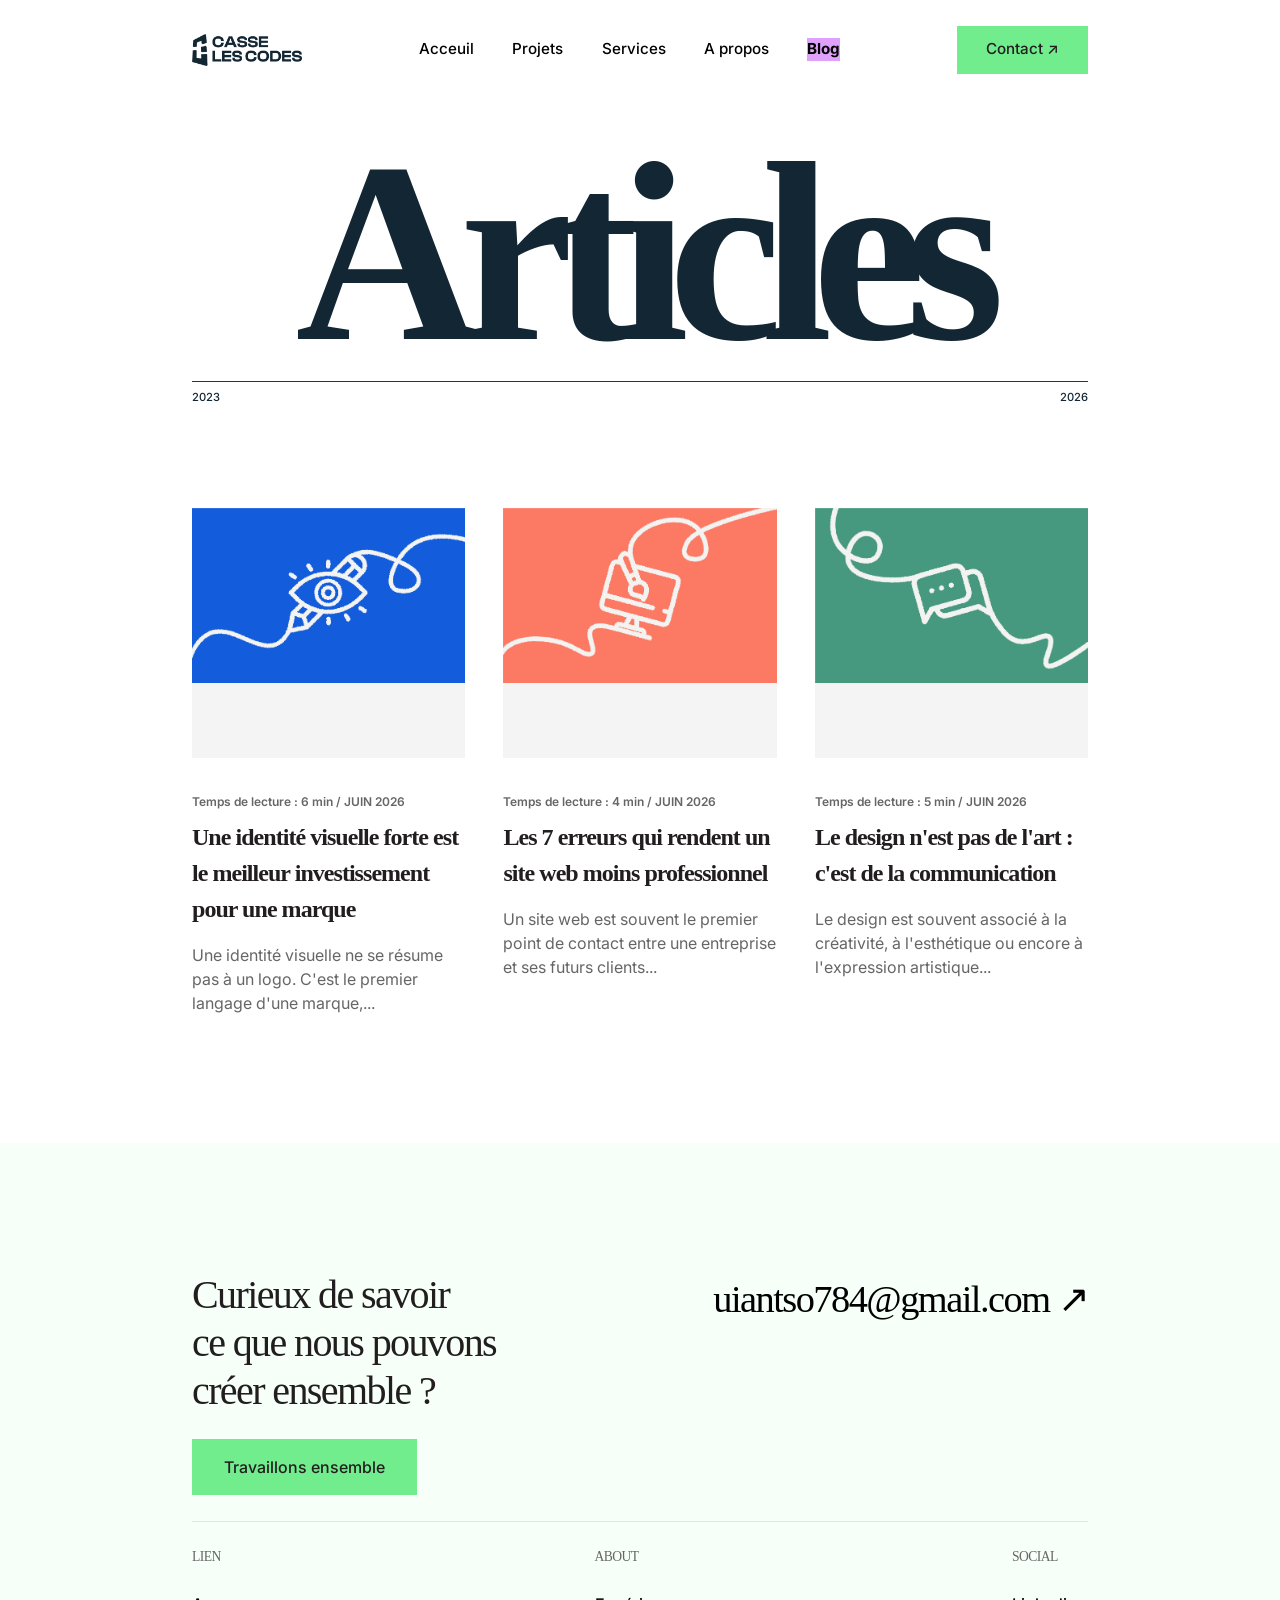
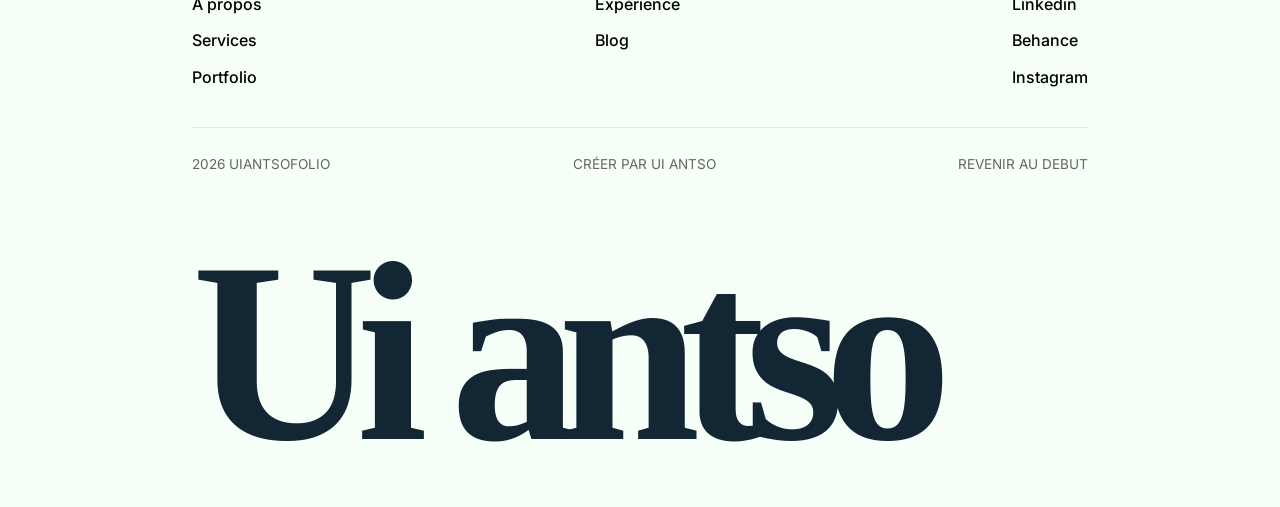
<file: blog_Ui_antso.html>
<!DOCTYPE html>
<html lang="fr">

<head>
    <meta charset="UTF-8">
    <meta name="viewport" content="width=device-width, initial-scale=1.0">
    <title>Blog & Réflexions sur le Design | Ui antso</title>
    <meta name="description"
        content="Articles sur le design, l'innovation numérique et les enjeux technologiques à Madagascar.">
    <link rel="stylesheet" href="style.css">
    <link href="https://fonts.googleapis.com/css2?family=Inter:wght@400;500;600;700;800&display=swap" rel="stylesheet">
    <link rel="icon" type="image/svg+xml" href="/favicon.svg">
</head>

<body>


    <!-- HEADER -->
    <header class="navbar">
        <div class="logo" "><a href=" index.html"><img style="height: 32px;" src=" LOGO_Ui_ANTSO.png"
                alt="logo du designer ui antso"></a>
        </div>

        <div class="burger-menu" id="burger-menu">
            <span></span>
            <span></span>
            <span></span>
        </div>

        <nav class="nav-links" id="nav-links">
            <a href="index.html">Acceuil</a>
            <a href="Pojets_Ui_antso.html">Projets</a>
            <a href="Service_Ui_antso.html">Services</a>
            <a href="Apropos_Ui_antso.html">A propos</a>
            <a class="active" href="blog_Ui_antso.html">Blog</a>
        </nav>

        <a href="https://wa.me/+261349115994" target="_blank" rel="noopener noreferrer" class="btn-contact">Contact
            ↗</a>
    </header>

    <!-- HERO SECTION -->
    <section class="hero">
        <h1 class="hero-title">Articles</h1>

        <div class="hero-meta">
            <div class="meta-block">
                <span>2023</span>

            </div>
            <div class="meta-block text-right">
                <span>2026</span>
            </div>
        </div>
        </div>

    </section>
    <section class="blog">
        <div class="blog-grid">
            <a href="IDENTITE-VISUEL-BLOG_Ui_antso_detail.html" class="blog-card-link">
                <div class="blog-card">
                    <div class="blog-img"> <img src="IDENTITE-VISUEL-BLOG.jpg" alt="Ui antso blog image"></div>
                    <div class="blog-meta">Temps de lecture : 6 min / JUIN 2026</div>
                    <h3>Une identité visuelle forte est le meilleur investissement pour une marque</h3>
                    <p>Une identité visuelle ne se résume pas à un logo. C'est le premier langage d'une marque,...</p>
                </div>
            </a>

            <a href="7-ERREURS-BLOG-UI-ANTSO-DETAIL.html" class="blog-card-link">
                <div class="blog-card">
                    <div class="blog-img"><img src="7_ERREUR.jpg" alt="Ui antso blog image"></div>
                    <div class="blog-meta">Temps de lecture : 4 min / JUIN 2026</div>
                    <h3>Les 7 erreurs qui rendent un site web moins professionnel</h3>
                    <p>Un site web est souvent le premier point de contact entre une entreprise et ses futurs clients...
                    </p>
                </div>
            </a>

            <a href="COMMUNICATION-BLOG_Ui_antso_detail.html" class="blog-card-link">
                <div class="blog-card">
                    <div class="blog-img"><img src="COMMUNICATION-BLOG.jpg" alt="Ui antso blog image"></div>
                    <div class="blog-meta">Temps de lecture : 5 min / JUIN 2026</div>
                    <h3>Le design n'est pas de l'art : c'est de la communication</h3>
                    <p>Le design est souvent associé à la créativité, à l'esthétique ou encore à l'expression
                        artistique...</p>
                </div>
            </a>
        </div>
    </section>

    <!-- FOOTER -->
    <footer class="footer">
        <div class="footer-top">
            <div class="footer-cta">
                <h2>Curieux de savoir <br> ce que nous pouvons <br> créer ensemble ?</h2>
                <a href="https://wa.me/+261349115994 " target="_blank" rel="noopener noreferrer"
                    class="btn-dark">Travaillons ensemble</a>
            </div>
            <div class="footer-email">
                <a href="https://mail.google.com/mail/?view=cm&to=uiantso784@gmail.com" target="_blank"
                    rel="noopener noreferrer">uiantso784@gmail.com ↗</a>
            </div>
        </div>

        <div class="footer-links-grid">
            <div class="links-col">
                <h4>Lien</h4>
                <a href="Apropos_Ui_antso.html">A propos</a>
                <a href="Service_Ui_antso.html">Services</a>
                <a href="Pojets_Ui_antso.html">Portfolio</a>
            </div>
            <div class="links-col">
                <h4>About</h4>
                <a href="Apropos_Ui_antso.html">Expérience</a>
                <a href="blog_Ui_antso.html">Blog</a>
            </div>
            <div class="links-col">
                <h4>Social</h4>
                <a href="https://www.linkedin.com/in/ui-antso-549456346/" target="_blank"
                    rel="noopener noreferrer">Linkedin</a>
                <a href="https://www.behance.net/Uiantso" target="_blank" rel="noopener noreferrer">Behance</a>
                <a href="https://www.instagram.com/ui.antsoo" target="_blank" rel="noopener noreferrer">Instagram</a>
            </div>
        </div>

        <div class="footer-bottom-text">
            <span>2026 Uiantsofolio</span>
            <span>Créer par Ui antso</span>
            <span>Revenir au debut</span>
        </div>

        <h1 class="hero-title">Ui antso</h1>
    </footer>
    <script src="script.js"></script>

</body>

</html>
</file>
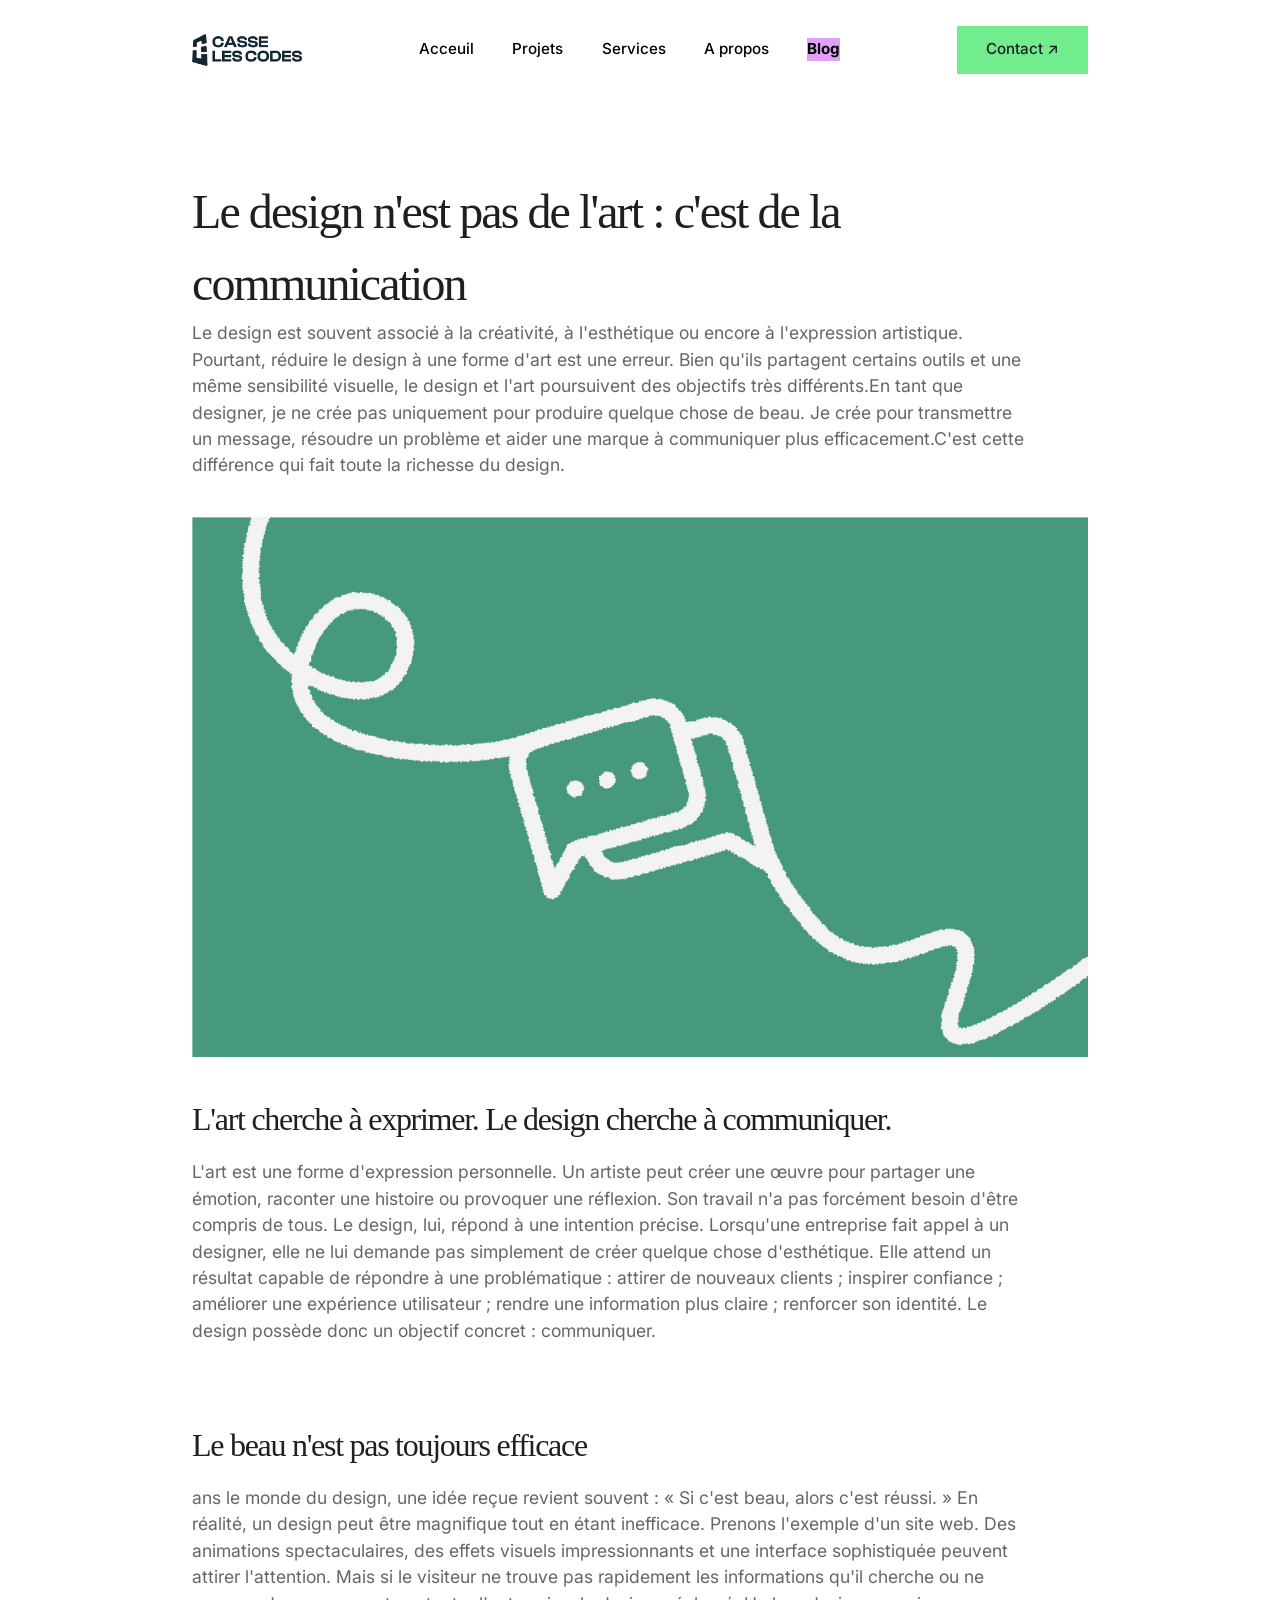
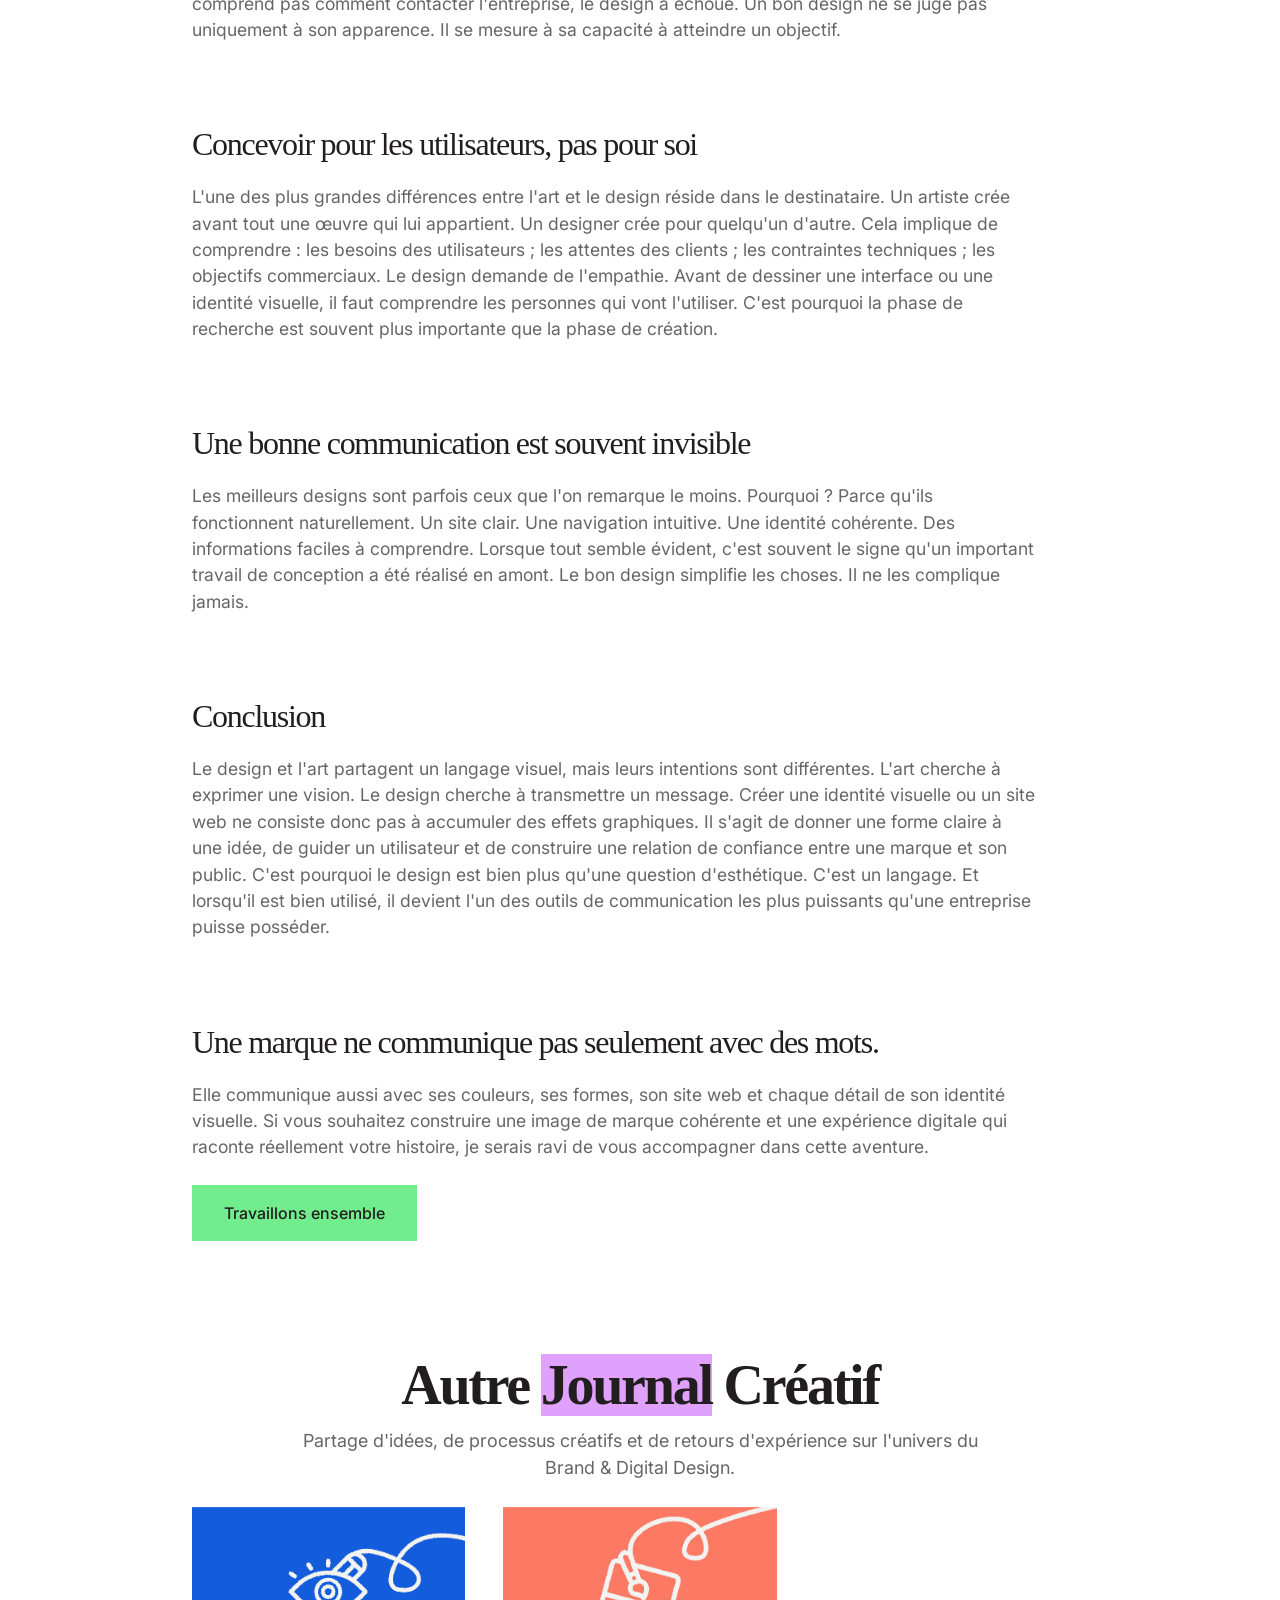
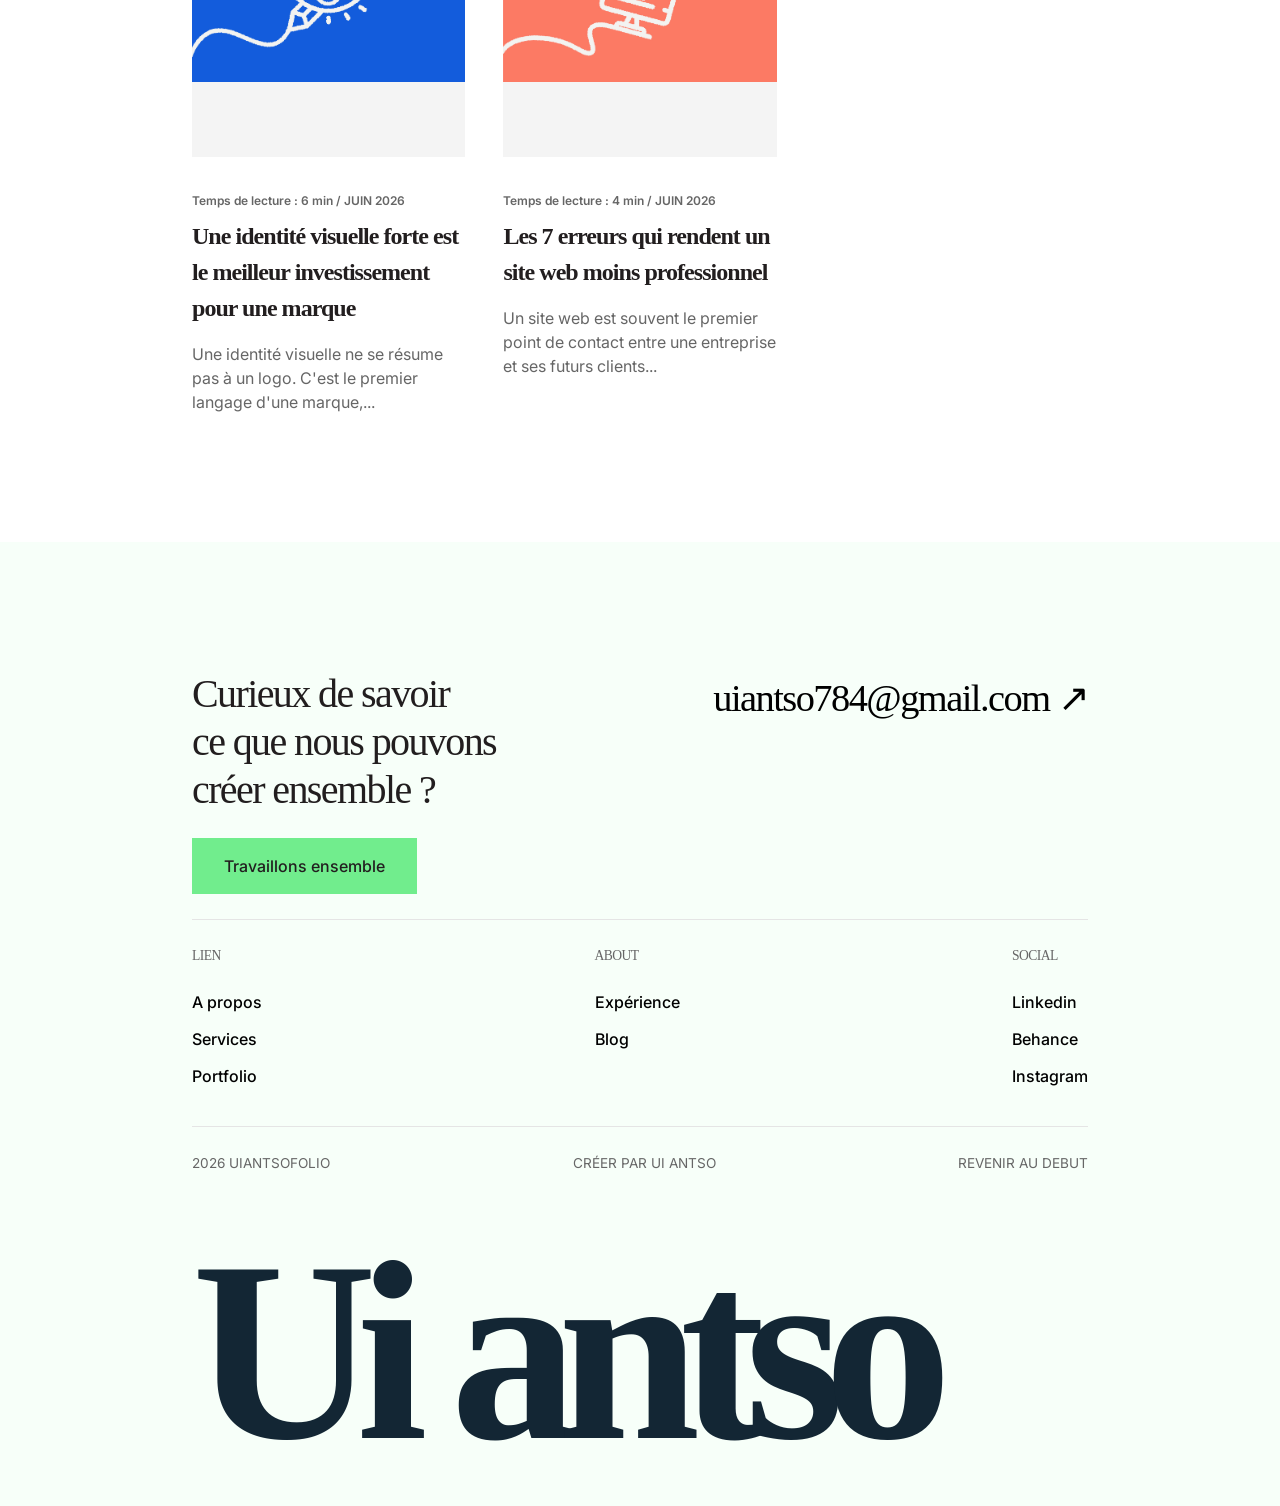
<file: COMMUNICATION-BLOG_Ui_antso_detail.html>
<!DOCTYPE html>
<html lang="fr">

<head>
    <meta charset="UTF-8">
    <meta name="viewport" content="width=device-width, initial-scale=1.0">
    <title>L'accès au numérique à Madagascar | Blog Ui antso</title>
    <meta name="description"
        content="Analyse de l'impact des barrières numériques sur la recherche académique et l'accès à l'information pour les étudiants malgaches.">
    <link rel="stylesheet" href="style.css">
    <link href="https://fonts.googleapis.com/css2?family=Inter:wght@400;500;600;700;800&display=swap" rel="stylesheet">
    <link rel="icon" type="image/svg+xml" href="/favicon.svg">
</head>

<body>

    <!-- HEADER -->
    <header class="navbar">
        <div class="logo" "><a href=" index.html"><img style="height: 32px;" src=" LOGO_Ui_ANTSO.png"
                alt="logo du designer ui antso"></a>
        </div>

        <div class="burger-menu" id="burger-menu">
            <span></span>
            <span></span>
            <span></span>
        </div>

        <nav class="nav-links" id="nav-links">
            <a href="index.html">Acceuil</a>
            <a href="Pojets_Ui_antso.html">Projets</a>
            <a href="Service_Ui_antso.html">Services</a>
            <a href="Apropos_Ui_antso.html">A propos</a>
            <a class="active" href="blog_Ui_antso.html">Blog</a>
        </nav>

        <a href="https://wa.me/+261349115994" target="_blank" rel="noopener noreferrer" class="btn-contact">Contact
            ↗</a>
    </header>

    <!-- HERO SECTION -->
    <section class="hero">
        </div>

        <div style="border: none; width: 100%;" class="service-row">
            <div style="text-align: left; width: 100%; font-size: 2vw;" class="service-content">
                <h4 style="font-size: 3rem; font-weight: 400; font-family: sora;">Le design n'est pas de l'art : c'est
                    de la communication</h4>
                <p>Le design est souvent associé à la créativité, à l'esthétique ou encore à l'expression artistique.
                    Pourtant, réduire le design à une forme d'art est une erreur. Bien qu'ils partagent certains outils
                    et une même sensibilité visuelle, le design et l'art poursuivent des objectifs très différents.En
                    tant que designer, je ne crée pas uniquement pour produire quelque chose de beau. Je crée pour
                    transmettre un message, résoudre un problème et aider une marque à communiquer plus
                    efficacement.C'est cette différence qui fait toute la richesse du design.</p>
            </div>
        </div>
        <div style="border: none; width: 100%;" class="hero-image2">
            <!-- Remplacez l'URL par la vraie photo -->
            <img style="border: none; width: 100%;" src="COMMUNICATION-BLOG.jpg" alt="Ui antso blog image">
        </div>
        <div style="border: none; width: 100%;" class="service-row">
            <div style="text-align: left; width: 100%; font-size: 1.5vw;" class="service-content">
                <h3>L'art cherche à exprimer. Le design cherche à communiquer.</h3>
                <p>L'art est une forme d'expression personnelle. Un artiste peut créer une œuvre pour partager une
                    émotion, raconter une histoire ou provoquer une réflexion. Son travail n'a pas forcément besoin
                    d'être compris de tous.

                    Le design, lui, répond à une intention précise.

                    Lorsqu'une entreprise fait appel à un designer, elle ne lui demande pas simplement de créer quelque
                    chose d'esthétique. Elle attend un résultat capable de répondre à une problématique :

                    attirer de nouveaux clients ;
                    inspirer confiance ;
                    améliorer une expérience utilisateur ;
                    rendre une information plus claire ;
                    renforcer son identité.

                    Le design possède donc un objectif concret : communiquer.</p>
            </div>
        </div>
        <div style="border: none; width: 100%;" class="service-row">
            <div style="text-align: left; width: 100%; font-size: 2vw;" class="service-content">
                <h3>Le beau n'est pas toujours efficace</h3>
                <p>ans le monde du design, une idée reçue revient souvent :

                    « Si c'est beau, alors c'est réussi. »

                    En réalité, un design peut être magnifique tout en étant inefficace.

                    Prenons l'exemple d'un site web.

                    Des animations spectaculaires, des effets visuels impressionnants et une interface sophistiquée
                    peuvent attirer l'attention. Mais si le visiteur ne trouve pas rapidement les informations qu'il
                    cherche ou ne comprend pas comment contacter l'entreprise, le design a échoué.

                    Un bon design ne se juge pas uniquement à son apparence.

                    Il se mesure à sa capacité à atteindre un objectif.
                </p>
            </div>
        </div>
        <div style="border: none; width: 100%;" class="service-row">
            <div style="text-align: left; width: 100%; font-size: 2vw;" class="service-content">
                <h3>Concevoir pour les utilisateurs, pas pour soi</h3>
                <p>L'une des plus grandes différences entre l'art et le design réside dans le destinataire.

                    Un artiste crée avant tout une œuvre qui lui appartient.

                    Un designer crée pour quelqu'un d'autre.

                    Cela implique de comprendre :

                    les besoins des utilisateurs ;
                    les attentes des clients ;
                    les contraintes techniques ;
                    les objectifs commerciaux.

                    Le design demande de l'empathie.

                    Avant de dessiner une interface ou une identité visuelle, il faut comprendre les personnes qui vont
                    l'utiliser.

                    C'est pourquoi la phase de recherche est souvent plus importante que la phase de création.</p>
            </div>
        </div>
        <div style="border: none; width: 100%;" class="service-row">
            <div style="text-align: left; width: 100%; font-size: 2vw;" class="service-content">
                <h3>Une bonne communication est souvent invisible</h3>
                <p>Les meilleurs designs sont parfois ceux que l'on remarque le moins.

                    Pourquoi ?

                    Parce qu'ils fonctionnent naturellement.

                    Un site clair.

                    Une navigation intuitive.

                    Une identité cohérente.

                    Des informations faciles à comprendre.

                    Lorsque tout semble évident, c'est souvent le signe qu'un important travail de conception a été
                    réalisé en amont.

                    Le bon design simplifie les choses.

                    Il ne les complique jamais.</p>
            </div>
        </div>
        <div style="border: none; width: 100%;" class="service-row">
            <div style="text-align: left; width: 100%; font-size: 2vw;" class="service-content">
                <h3>Conclusion</h3>
                <p>Le design et l'art partagent un langage visuel, mais leurs intentions sont différentes.

                    L'art cherche à exprimer une vision.

                    Le design cherche à transmettre un message.

                    Créer une identité visuelle ou un site web ne consiste donc pas à accumuler des effets graphiques.
                    Il s'agit de donner une forme claire à une idée, de guider un utilisateur et de construire une
                    relation de confiance entre une marque et son public.

                    C'est pourquoi le design est bien plus qu'une question d'esthétique.

                    C'est un langage.

                    Et lorsqu'il est bien utilisé, il devient l'un des outils de communication les plus puissants qu'une
                    entreprise puisse posséder.</p>
            </div>
        </div>
        <div style="border: none; width: 100%;" class="service-row">
            <div style="text-align: left; width: 100%; font-size: 2vw;" class="service-content">
                <h3>Une marque ne communique pas seulement avec des mots.</h3>
                <p>Elle communique aussi avec ses couleurs, ses formes, son site web et chaque détail de son identité
                    visuelle.

                    Si vous souhaitez construire une image de marque cohérente et une expérience digitale qui raconte
                    réellement votre histoire, je serais ravi de vous accompagner dans cette aventure.
                </p>
                <a style="font-size: 1rem;" href="https://wa.me/+261349115994 " target="_blank"
                    rel="noopener noreferrer" class="btn-dark">Travaillons ensemble</a>
            </div>
        </div>
    </section>
    <!-- BLOG & ARTICLES -->
    <section class="blog">
        <div class="section-heading">
            <h2> Autre <span style="background-color: #E0A1FC;">Journal</span> Créatif</h2>
            <p>Partage d'idées, de processus créatifs et de retours d'expérience sur l'univers du Brand & Digital
                Design.</p>
        </div>
        <div class="blog-grid">
            <a href="IDENTITE-VISUEL-BLOG_Ui_antso_detail.html" class="blog-card-link">
                <div class="blog-card">
                    <div class="blog-img"> <img src="IDENTITE-VISUEL-BLOG.jpg" alt="Ui antso blog image"></div>
                    <div class="blog-meta">Temps de lecture : 6 min / JUIN 2026</div>
                    <h3>Une identité visuelle forte est le meilleur investissement pour une marque</h3>
                    <p>Une identité visuelle ne se résume pas à un logo. C'est le premier langage d'une marque,...</p>
                </div>
            </a>

            <a href="7-ERREURS-BLOG-UI-ANTSO-DETAIL.html" class="blog-card-link">
                <div class="blog-card">
                    <div class="blog-img"><img src="7_ERREUR.jpg" alt="Ui antso blog image"></div>
                    <div class="blog-meta">Temps de lecture : 4 min / JUIN 2026</div>
                    <h3>Les 7 erreurs qui rendent un site web moins professionnel</h3>
                    <p>Un site web est souvent le premier point de contact entre une entreprise et ses futurs clients...
                    </p>
                </div>
            </a>
        </div>
    </section>

    <!-- FOOTER -->
    <footer class="footer">
        <div class="footer-top">
            <div class="footer-cta">
                <h2>Curieux de savoir <br> ce que nous pouvons <br> créer ensemble ?</h2>
                <a href="https://wa.me/+261349115994 " target="_blank" rel="noopener noreferrer"
                    class="btn-dark">Travaillons ensemble</a>
            </div>
            <div class="footer-email">
                <a href="https://mail.google.com/mail/?view=cm&to=uiantso784@gmail.com" target="_blank"
                    rel="noopener noreferrer">uiantso784@gmail.com ↗</a>
            </div>
        </div>

        <div class="footer-links-grid">
            <div class="links-col">
                <h4>Lien</h4>
                <a href="Apropos_Ui_antso.html">A propos</a>
                <a href="Service_Ui_antso.html">Services</a>
                <a href="Pojets_Ui_antso.html">Portfolio</a>
            </div>
            <div class="links-col">
                <h4>About</h4>
                <a href="Apropos_Ui_antso.html">Expérience</a>
                <a href="blog_Ui_antso.html">Blog</a>
            </div>
            <div class="links-col">
                <h4>Social</h4>
                <a href="https://www.linkedin.com/in/ui-antso-549456346/" target="_blank"
                    rel="noopener noreferrer">Linkedin</a>
                <a href="https://www.behance.net/Uiantso" target="_blank" rel="noopener noreferrer">Behance</a>
                <a href="https://www.instagram.com/ui.antsoo" target="_blank" rel="noopener noreferrer">Instagram</a>
            </div>
        </div>

        <div class="footer-bottom-text">
            <span>2026 Uiantsofolio</span>
            <span>Créer par Ui antso</span>
            <span>Revenir au debut</span>
        </div>

        <h1 class="hero-title">Ui antso</h1>
    </footer>
    <script src="script.js"></script>

</body>

</html>
</file>
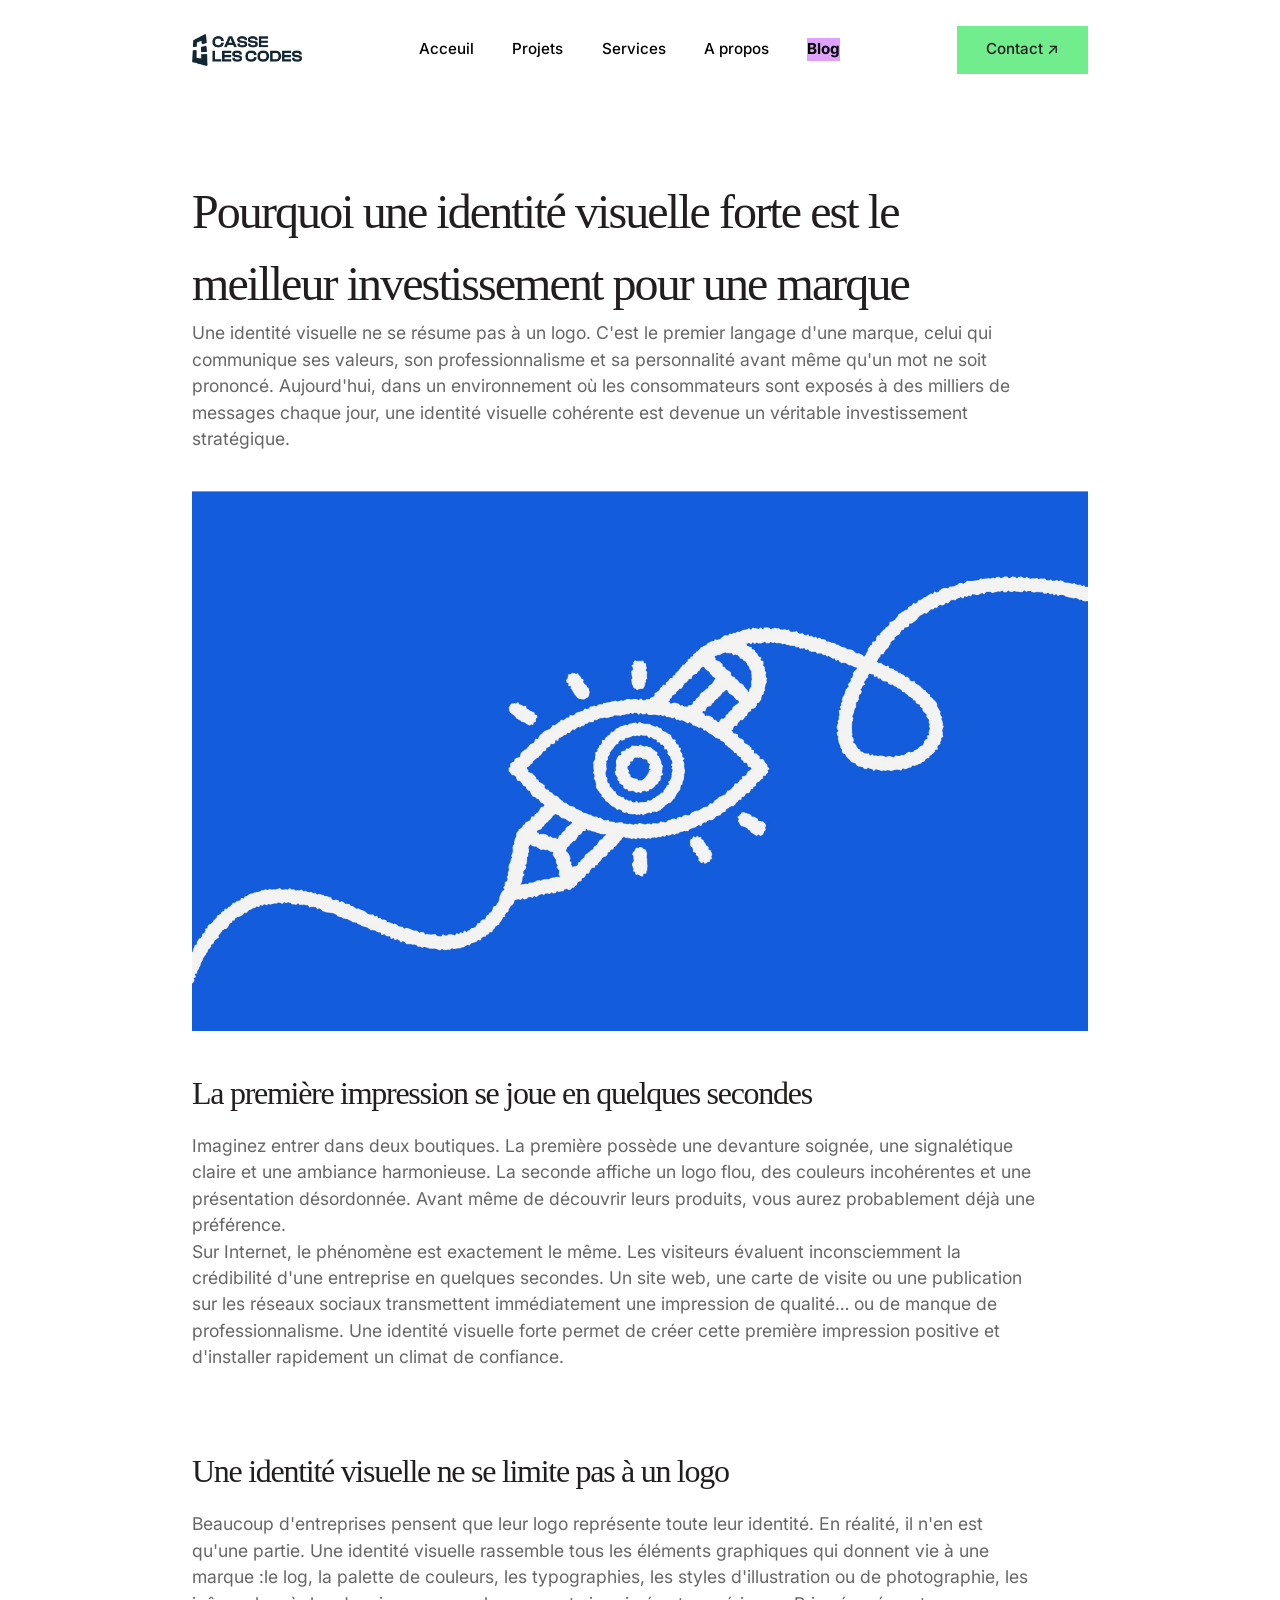
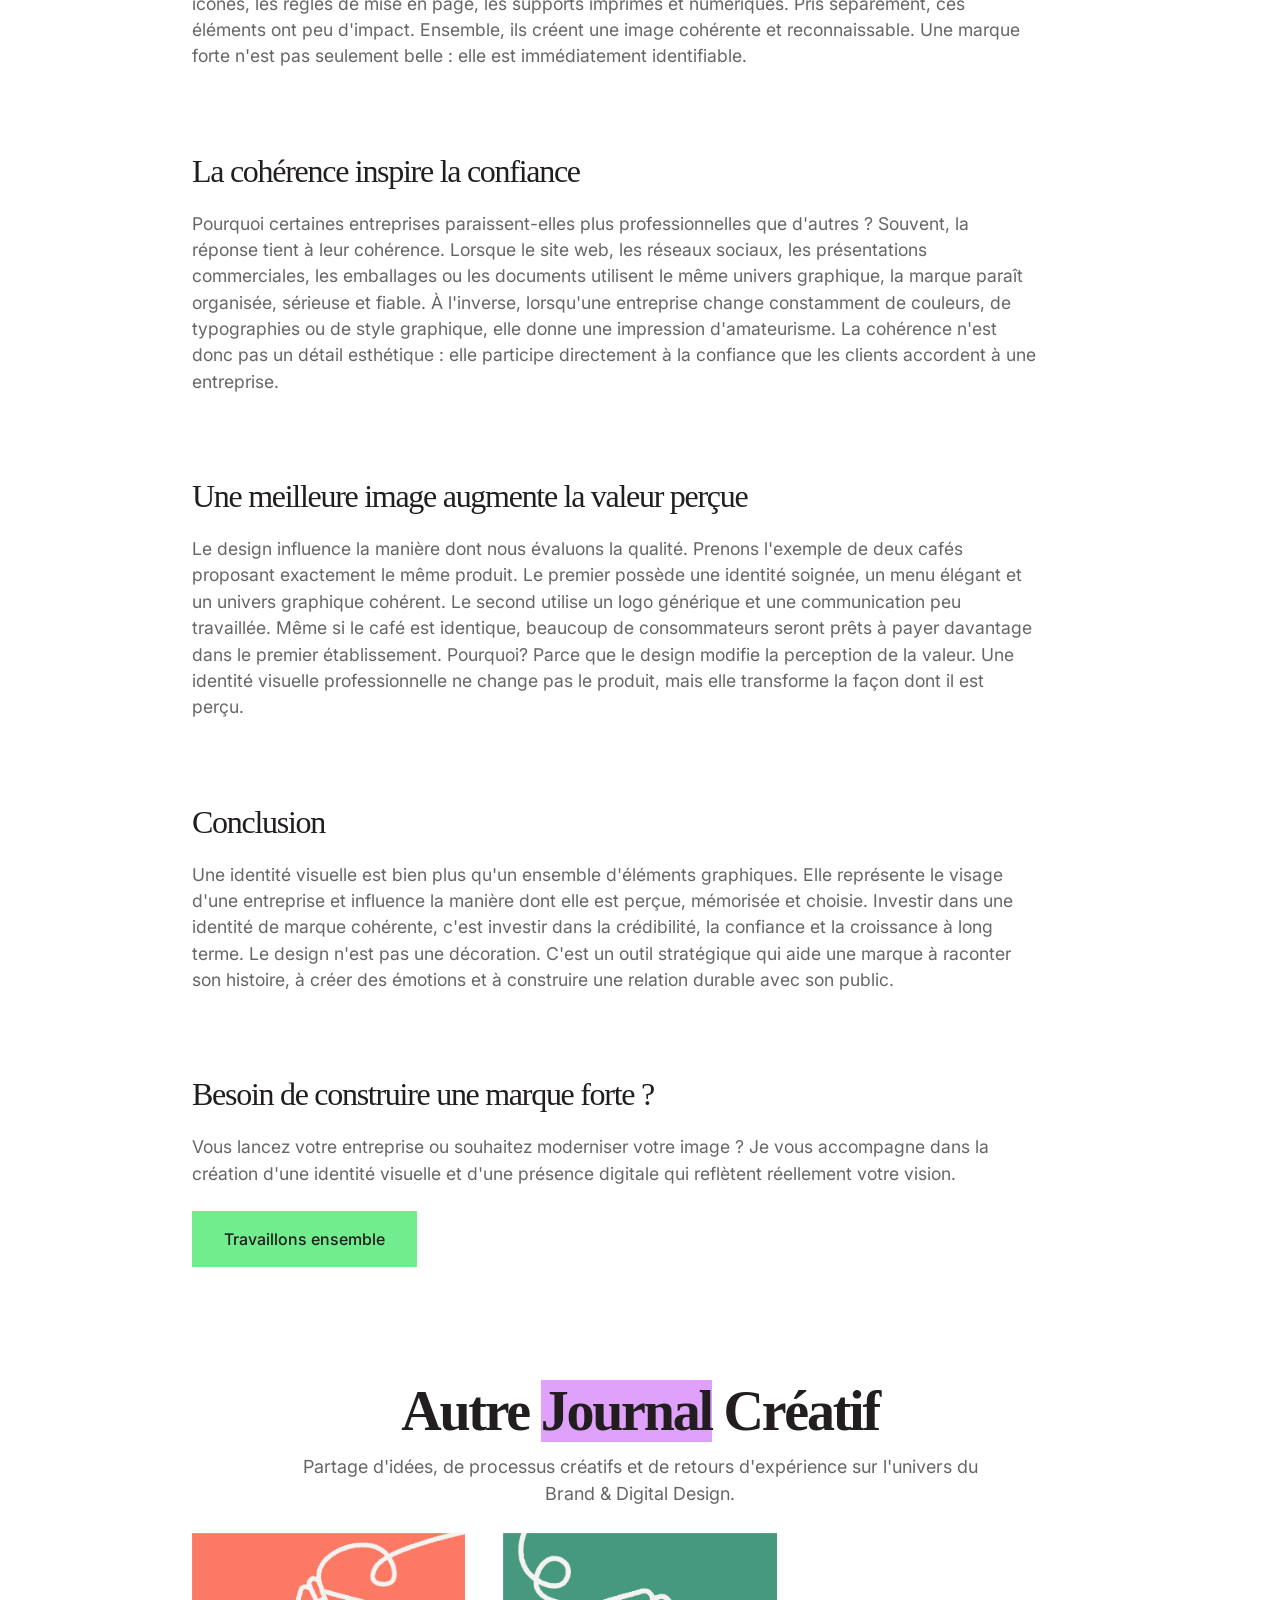
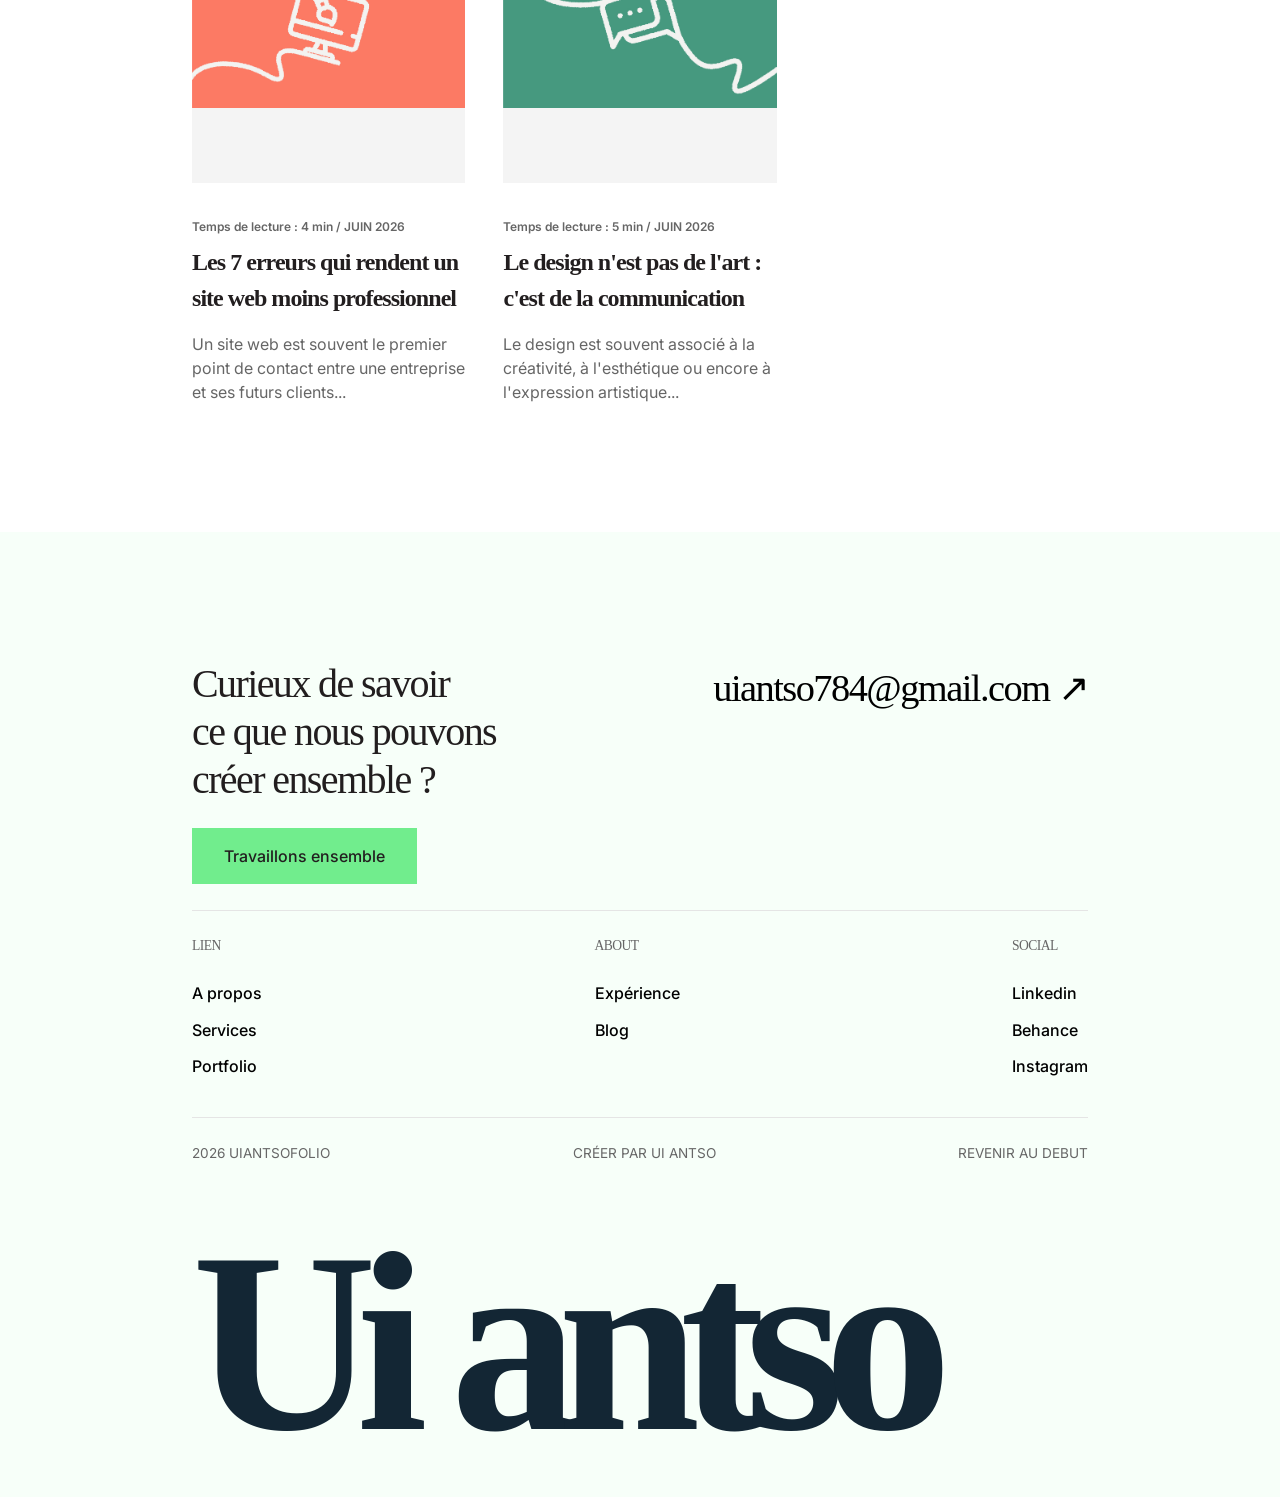
<file: IDENTITE-VISUEL-BLOG_Ui_antso_detail.html>
<!DOCTYPE html>
<html lang="fr">

<head>
    <meta charset="UTF-8">
    <meta name="viewport" content="width=device-width, initial-scale=1.0">
    <title>L'accès au numérique à Madagascar | Blog Ui antso</title>
    <meta name="description"
        content="Analyse de l'impact des barrières numériques sur la recherche académique et l'accès à l'information pour les étudiants malgaches.">
    <link rel="stylesheet" href="style.css">
    <link href="https://fonts.googleapis.com/css2?family=Inter:wght@400;500;600;700;800&display=swap" rel="stylesheet">
    <link rel="icon" type="image/svg+xml" href="/favicon.svg">
</head>

<body>

    <!-- HEADER -->
    <header class="navbar">
        <div class="logo" "><a href=" index.html"><img style="height: 32px;" src=" LOGO_Ui_ANTSO.png"
                alt="logo du designer ui antso"></a>
        </div>

        <div class="burger-menu" id="burger-menu">
            <span></span>
            <span></span>
            <span></span>
        </div>

        <nav class="nav-links" id="nav-links">
            <a href="index.html">Acceuil</a>
            <a href="Pojets_Ui_antso.html">Projets</a>
            <a href="Service_Ui_antso.html">Services</a>
            <a href="Apropos_Ui_antso.html">A propos</a>
            <a class="active" href="blog_Ui_antso.html">Blog</a>
        </nav>

        <a href="https://wa.me/+261349115994" target="_blank" rel="noopener noreferrer" class="btn-contact">Contact
            ↗</a>
    </header>

    <!-- HERO SECTION -->
    <section class="hero">
        </div>

        <div style="border: none; width: 100%;" class="service-row">
            <div style="text-align: left; width: 100%; font-size: 2vw;" class="service-content">
                <h4 style="font-size: 3rem; font-weight: 400; font-family: sora;">Pourquoi une identité visuelle forte
                    est le meilleur investissement pour une marque</h4>
                <p>Une identité visuelle ne se résume pas à un logo. C'est le premier langage d'une marque, celui qui
                    communique ses valeurs, son professionnalisme et sa personnalité avant même qu'un mot ne soit
                    prononcé. Aujourd'hui, dans un environnement où les consommateurs sont exposés à des milliers de
                    messages chaque jour, une identité visuelle cohérente est devenue un véritable investissement
                    stratégique.</p>
            </div>
        </div>
        <div style="border: none; width: 100%;" class="hero-image2">
            <!-- Remplacez l'URL par la vraie photo -->
            <img style="border: none; width: 100%;" src="IDENTITE-VISUEL-BLOG.jpg" alt="Ui antso blog image">
        </div>
        <div style="border: none; width: 100%;" class="service-row">
            <div style="text-align: left; width: 100%; font-size: 1.5vw;" class="service-content">
                <h3>La première impression se joue en quelques secondes</h3>
                <p>Imaginez entrer dans deux boutiques.

                    La première possède une devanture soignée, une signalétique claire et une ambiance harmonieuse. La
                    seconde affiche un logo flou, des couleurs incohérentes et une présentation désordonnée.

                    Avant même de découvrir leurs produits, vous aurez probablement déjà une préférence. <BR>

                    Sur Internet, le phénomène est exactement le même. Les visiteurs évaluent inconsciemment la
                    crédibilité d'une entreprise en quelques secondes. Un site web, une carte de visite ou une
                    publication sur les réseaux sociaux transmettent immédiatement une impression de qualité… ou de
                    manque de professionnalisme.

                    Une identité visuelle forte permet de créer cette première impression positive et d'installer
                    rapidement un climat de confiance.</p>
            </div>
        </div>
        <div style="border: none; width: 100%;" class="service-row">
            <div style="text-align: left; width: 100%; font-size: 2vw;" class="service-content">
                <h3>Une identité visuelle ne se limite pas à un logo</h3>
                <p>Beaucoup d'entreprises pensent que leur logo représente toute leur identité. En réalité, il n'en est
                    qu'une partie. Une identité visuelle rassemble tous les éléments graphiques qui donnent vie à une
                    marque :le log, la palette de couleurs, les typographies, les styles d'illustration ou de
                    photographie, les icônes, les règles de mise en page, les supports imprimés et numériques. Pris
                    séparément, ces éléments ont peu d'impact. Ensemble, ils créent une image cohérente et
                    reconnaissable. Une marque forte n'est pas seulement belle : elle est immédiatement identifiable.
                </p>
            </div>
        </div>
        <div style="border: none; width: 100%;" class="service-row">
            <div style="text-align: left; width: 100%; font-size: 2vw;" class="service-content">
                <h3>La cohérence inspire la confiance</h3>
                <p>Pourquoi certaines entreprises paraissent-elles plus professionnelles que d'autres ? Souvent, la
                    réponse tient à leur cohérence. Lorsque le site web, les réseaux sociaux, les présentations
                    commerciales, les emballages ou les
                    documents utilisent le même univers graphique, la marque paraît organisée, sérieuse et fiable. À
                    l'inverse, lorsqu'une entreprise change constamment de couleurs, de typographies ou de style
                    graphique, elle donne une impression d'amateurisme. La cohérence n'est donc pas un détail esthétique
                    : elle participe directement à la confiance que les
                    clients accordent à une entreprise.</p>
            </div>
        </div>
        <div style="border: none; width: 100%;" class="service-row">
            <div style="text-align: left; width: 100%; font-size: 2vw;" class="service-content">
                <h3>Une meilleure image augmente la valeur perçue</h3>
                <p>Le design influence la manière dont nous évaluons la qualité. Prenons l'exemple de deux cafés
                    proposant exactement le même produit. Le premier possède une identité soignée, un menu élégant et un
                    univers graphique cohérent. Le second utilise un logo générique et une communication peu travaillée.
                    Même si le café est identique, beaucoup de consommateurs seront prêts à payer davantage dans le
                    premier établissement. Pourquoi? Parce que le design modifie la perception de la valeur. Une
                    identité visuelle professionnelle ne change pas le produit, mais elle transforme la façon dont
                    il est perçu.</p>
            </div>
        </div>
        <div style="border: none; width: 100%;" class="service-row">
            <div style="text-align: left; width: 100%; font-size: 2vw;" class="service-content">
                <h3>Conclusion</h3>
                <p>Une identité visuelle est bien plus qu'un ensemble d'éléments graphiques. Elle représente le visage
                    d'une entreprise et influence la manière dont elle est perçue, mémorisée et choisie. Investir dans
                    une identité de marque cohérente, c'est investir dans la crédibilité, la confiance et
                    la croissance à long terme. Le design n'est pas une décoration. C'est un outil stratégique qui aide
                    une marque à raconter son histoire, à créer des émotions et à
                    construire une relation durable avec son public.</p>
            </div>
        </div>
        <div style="border: none; width: 100%;" class="service-row">
            <div style="text-align: left; width: 100%; font-size: 2vw;" class="service-content">
                <h3>Besoin de construire une marque forte ?</h3>
                <p>Vous lancez votre entreprise ou souhaitez moderniser votre image ? Je vous accompagne dans la
                    création d'une identité visuelle et d'une présence digitale qui reflètent réellement votre vision.
                </p>
                <a style="font-size: 1rem;" href="https://wa.me/+261349115994 " target="_blank"
                    rel="noopener noreferrer" class="btn-dark">Travaillons ensemble</a>
            </div>
        </div>
    </section>
    <!-- BLOG & ARTICLES -->
    <section class="blog">
        <div class="section-heading">
            <h2> Autre <span style="background-color: #E0A1FC;">Journal</span> Créatif</h2>
            <p>Partage d'idées, de processus créatifs et de retours d'expérience sur l'univers du Brand & Digital
                Design.</p>
        </div>
        <div class="blog-grid">
            <a href="7-ERREURS-BLOG-UI-ANTSO-DETAIL.html" class="blog-card-link">
                <div class="blog-card">
                    <div class="blog-img"><img src="7_ERREUR.jpg" alt="Ui antso blog image"></div>
                    <div class="blog-meta">Temps de lecture : 4 min / JUIN 2026</div>
                    <h3>Les 7 erreurs qui rendent un site web moins professionnel</h3>
                    <p>Un site web est souvent le premier point de contact entre une entreprise et ses futurs clients...
                    </p>
                </div>
            </a>

            <a href="COMMUNICATION-BLOG_Ui_antso_detail.html" class="blog-card-link">
                <div class="blog-card">
                    <div class="blog-img"><img src="COMMUNICATION-BLOG.jpg" alt="Ui antso blog image"></div>
                    <div class="blog-meta">Temps de lecture : 5 min / JUIN 2026</div>
                    <h3>Le design n'est pas de l'art : c'est de la communication</h3>
                    <p>Le design est souvent associé à la créativité, à l'esthétique ou encore à l'expression
                        artistique...</p>
                </div>
            </a>
        </div>
    </section>

    <!-- FOOTER -->
    <footer class="footer">
        <div class="footer-top">
            <div class="footer-cta">
                <h2>Curieux de savoir <br> ce que nous pouvons <br> créer ensemble ?</h2>
                <a href="https://wa.me/+261349115994 " target="_blank" rel="noopener noreferrer"
                    class="btn-dark">Travaillons ensemble</a>
            </div>
            <div class="footer-email">
                <a href="https://mail.google.com/mail/?view=cm&to=uiantso784@gmail.com" target="_blank"
                    rel="noopener noreferrer">uiantso784@gmail.com ↗</a>
            </div>
        </div>

        <div class="footer-links-grid">
            <div class="links-col">
                <h4>Lien</h4>
                <a href="Apropos_Ui_antso.html">A propos</a>
                <a href="Service_Ui_antso.html">Services</a>
                <a href="Pojets_Ui_antso.html">Portfolio</a>
            </div>
            <div class="links-col">
                <h4>About</h4>
                <a href="Apropos_Ui_antso.html">Expérience</a>
                <a href="blog_Ui_antso.html">Blog</a>
            </div>
            <div class="links-col">
                <h4>Social</h4>
                <a href="https://www.linkedin.com/in/ui-antso-549456346/" target="_blank"
                    rel="noopener noreferrer">Linkedin</a>
                <a href="https://www.behance.net/Uiantso" target="_blank" rel="noopener noreferrer">Behance</a>
                <a href="https://www.instagram.com/ui.antsoo" target="_blank" rel="noopener noreferrer">Instagram</a>
            </div>
        </div>

        <div class="footer-bottom-text">
            <span>2026 Uiantsofolio</span>
            <span>Créer par Ui antso</span>
            <span>Revenir au debut</span>
        </div>

        <h1 class="hero-title">Ui antso</h1>
    </footer>
    <script src="script.js"></script>

</body>

</html>
</file>
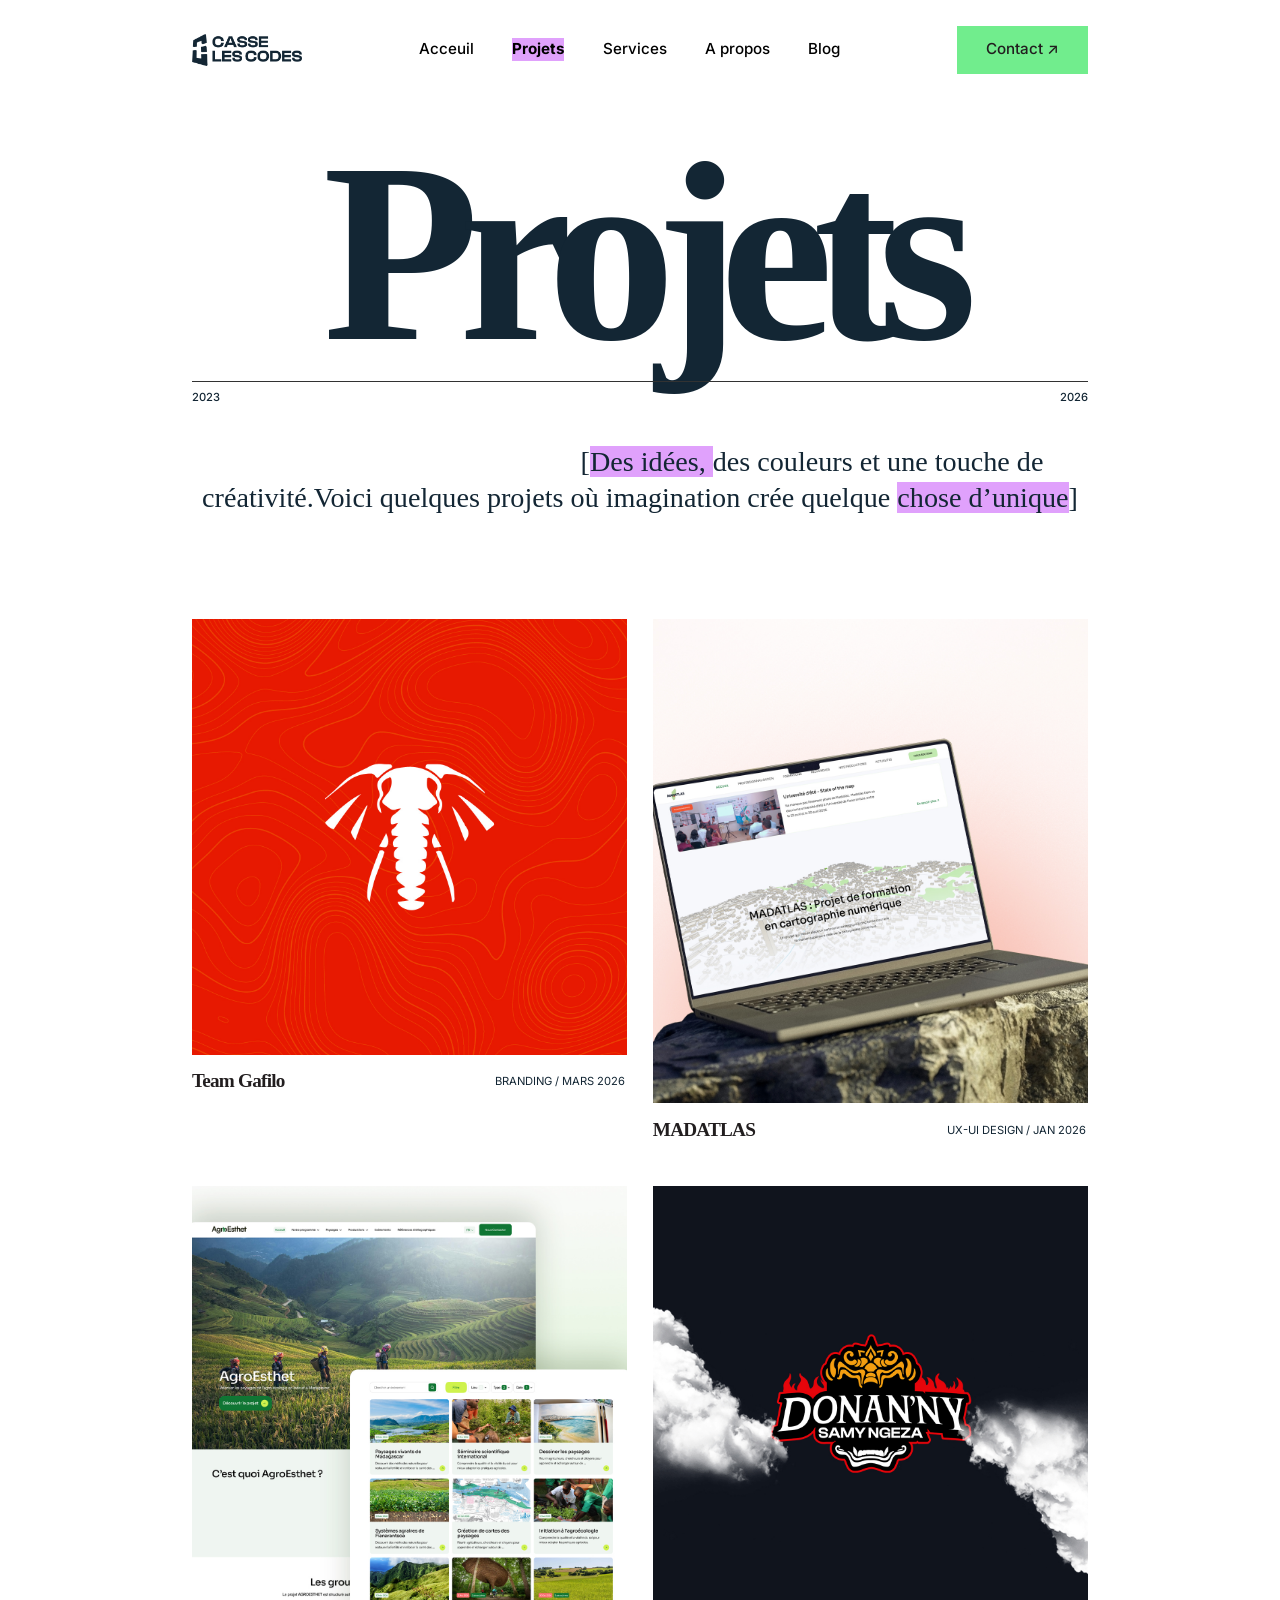
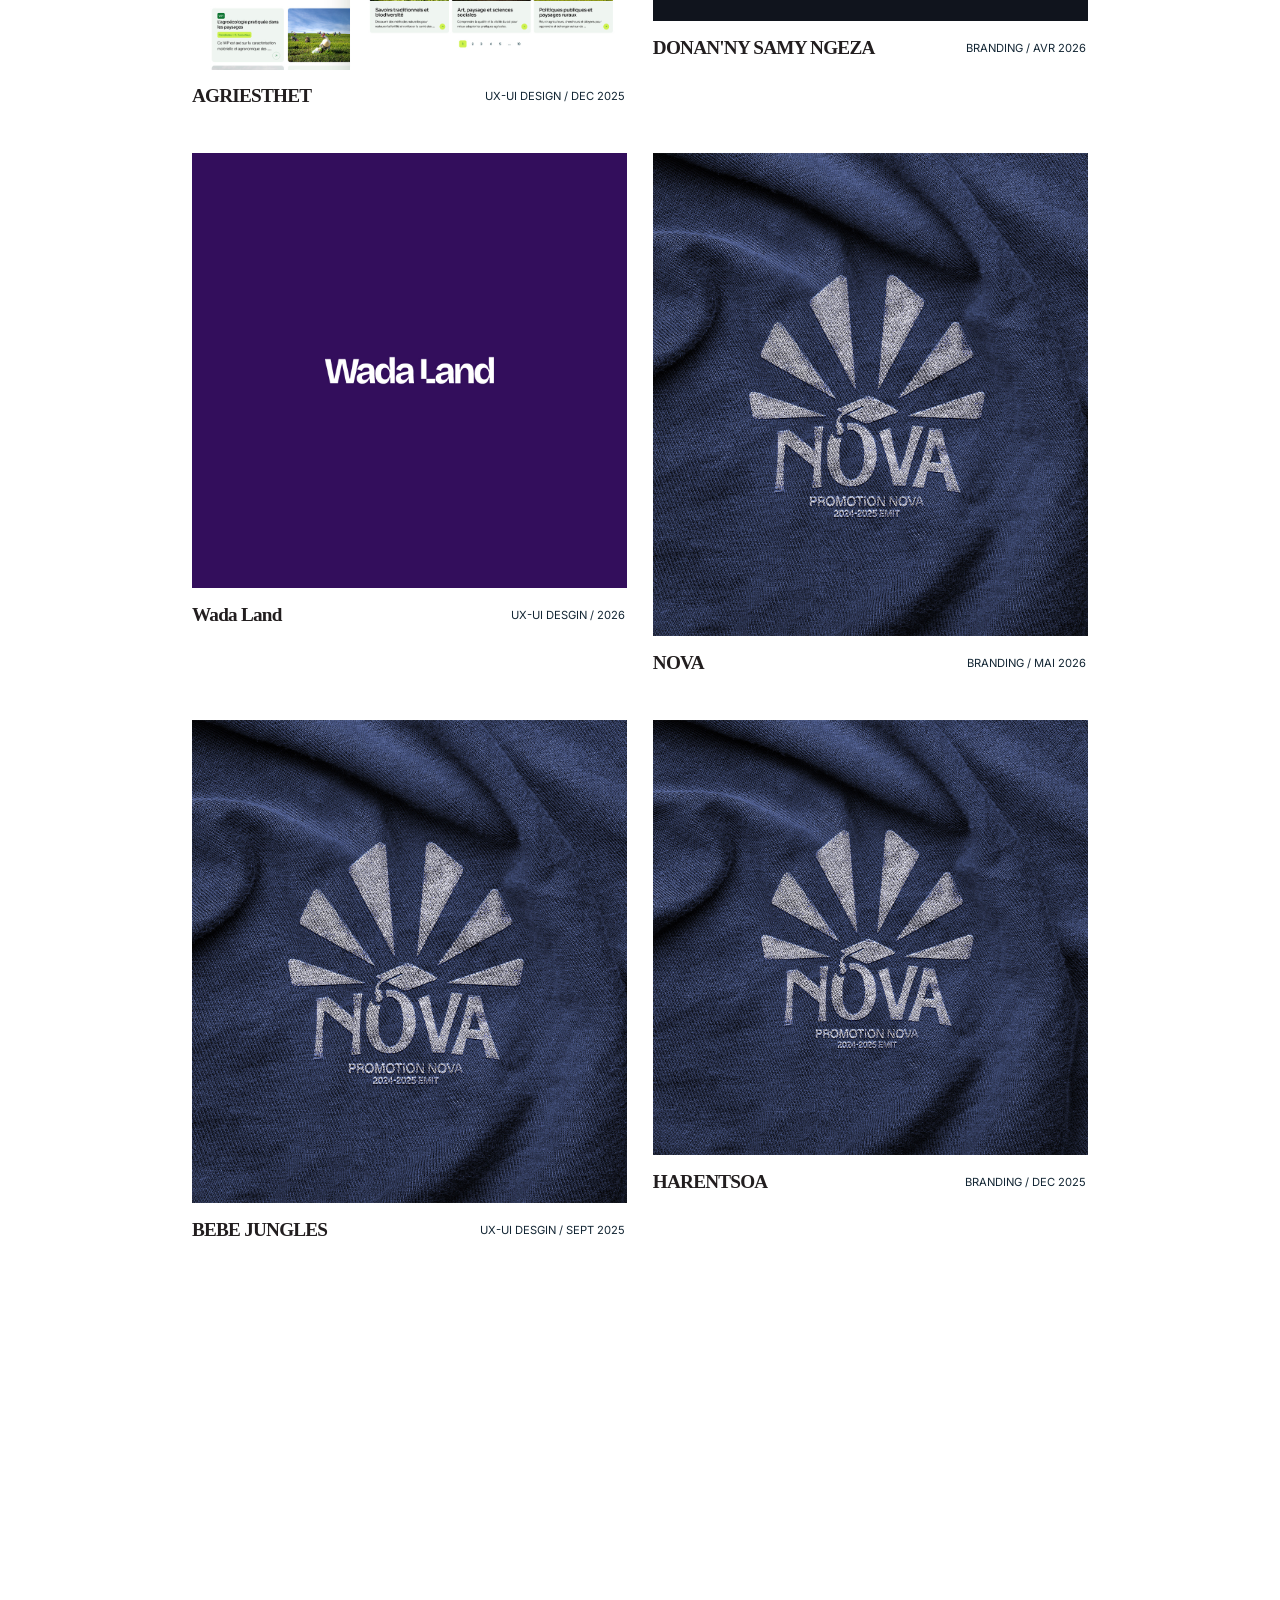
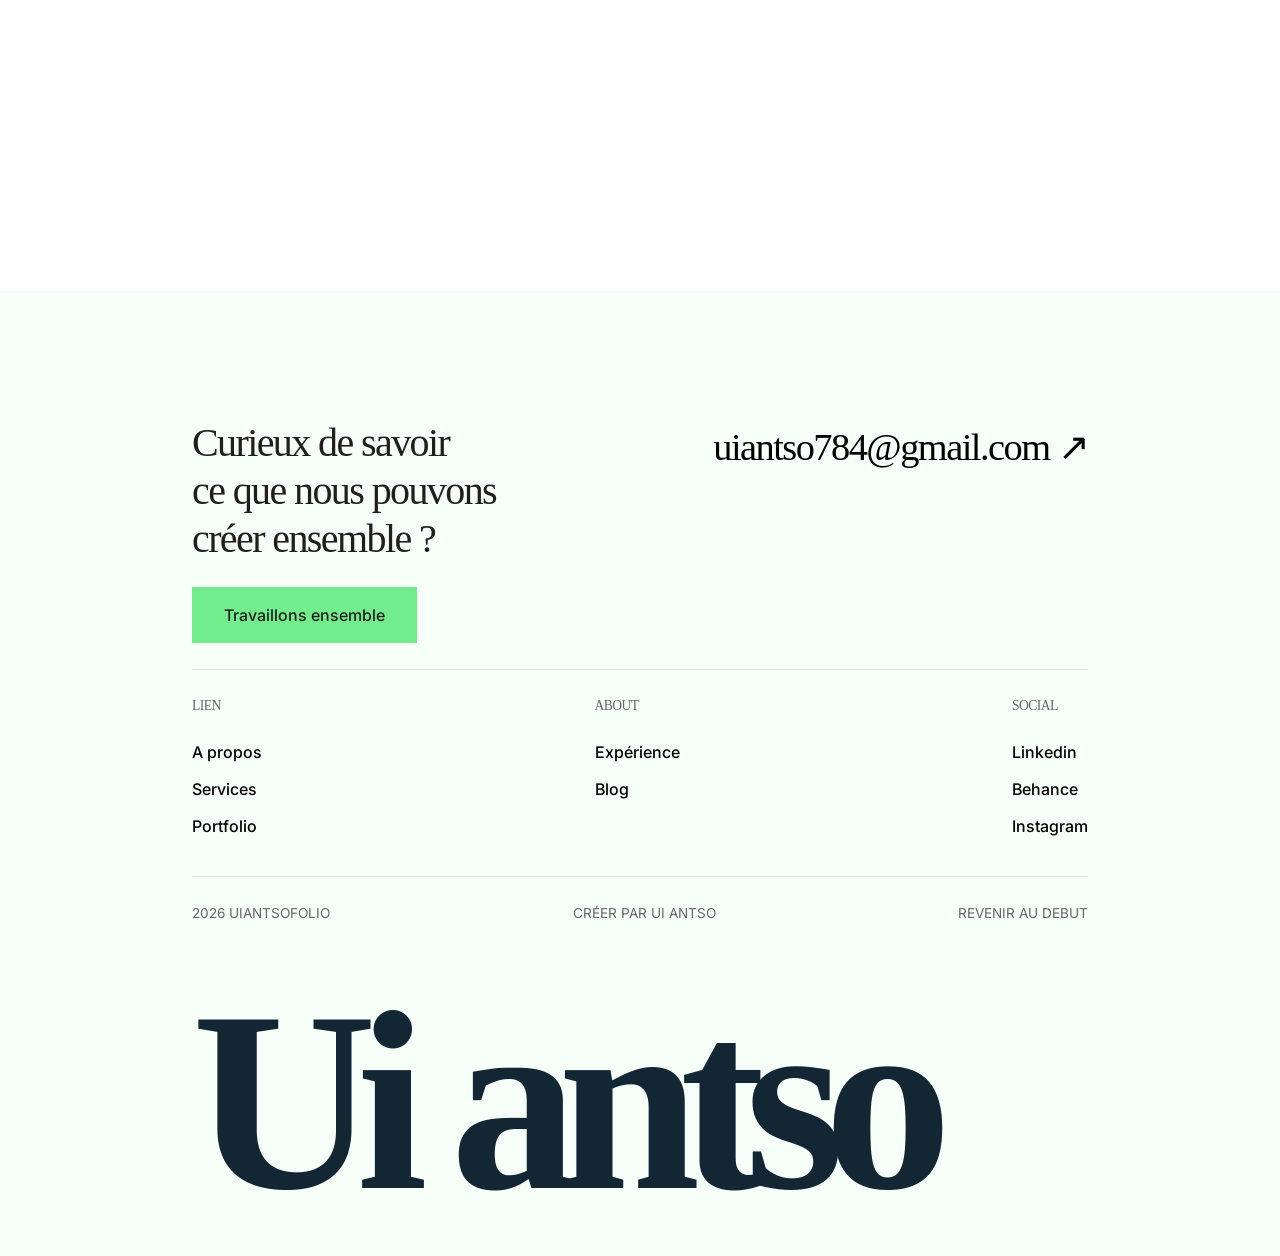
<file: Pojets_Ui_antso.html>
<!DOCTYPE html>
<html lang="fr">

<head>
    <meta charset="UTF-8">
    <meta name="viewport" content="width=device-width, initial-scale=1.0">
    <title>Projets & Études de Cas | Portfolio Ui antso</title>
    <meta name="description"
        content="Découvrez mes réalisations en design d'interface et branding. Des projets concrets alliant esthétique éditoriale et efficacité utilisateur.">
    <link rel="stylesheet" href="style.css">
    <link href="https://fonts.googleapis.com/css2?family=Inter:wght@400;500;600;700;800&display=swap" rel="stylesheet">
    <link rel="icon" type="image/svg+xml" href="/favicon.svg">
</head>

<body>

    <!-- HEADER -->
    <header class="navbar">
        <div class="logo" "><a href=" index.html"><img style="height: 32px;" src=" LOGO_Ui_ANTSO.png"
                alt="logo du designer ui antso"></a>
        </div>

        <div class="burger-menu" id="burger-menu">
            <span></span>
            <span></span>
            <span></span>
        </div>

        <nav class="nav-links" id="nav-links">
            <a href="index.html">Acceuil</a>
            <a class="active" href="Pojets_Ui_antso.html">Projets</a>
            <a href="Service_Ui_antso.html">Services</a>
            <a href="Apropos_Ui_antso.html">A propos</a>
            <a href="blog_Ui_antso.html">Blog</a>
        </nav>

        <a href="https://wa.me/+261349115994" target="_blank" rel="noopener noreferrer" class="btn-contact">Contact
            ↗</a>
    </header>

    <!-- HERO SECTION -->
    <section class="hero">
        <h1 class="hero-title">Projets</h1>

        <div class="hero-meta">
            <div class="meta-block">
                <span>2023</span>

            </div>
            <div class="meta-block text-right">
                <span>2026</span>
            </div>
        </div>

        <p class="hero-description">
            [<span style="background-color: #E0A1FC;">Des idées, </span> des couleurs et une touche de
            créativité.Voici quelques projets où imagination crée quelque
            <span style="background-color: #E0A1FC;">chose
                d’unique</span>]
        </p>
    </section>

    <!-- SELECTED WORKS -->
    <section class="works">

        <div class="works-grid">
            <div class="work-card">
                <a href="https://www.behance.net/gallery/249415917/TEAM-GAFILO" target="_blank"
                    rel="noopener noreferrer">
                    <div class=" img-wrapper"><img src="/TEAM-GAFILO-BRANDING.jpg"
                            alt="TEAM GAFILO | COMBAT​​​​​​​ SPORT GYM designer par ui antso">
                    </div>

                </a>
                <div class="work-info">

                    <h3>Team Gafilo</h3>
                    <span>Branding / MARS 2026</span>
                </div>
            </div>
            <div class="work-card">
                <a href="#BEHANCE" target="_blank" rel="noopener noreferrer">
                    <div class=" img-wrapper"><img src="/MADATLAS_UI-UX-DESIGN-BY-UI_ANTSO.jpg"
                            alt="MADATLAS | ui_ux design designer par ui antso">
                    </div>

                </a>
                <div class="work-info">

                    <h3>MADATLAS</h3>
                    <span>UX-UI design / JAN 2026</span>
                </div>
            </div>
            <div class="work-card">
                <a href="#BEHANCE" target="_blank" rel="noopener noreferrer">
                    <div class=" img-wrapper"><img src="/AGRIESTHET_UI-UX-DESIGN-BY-UI_ANTSO.jpg"
                            alt="AGRIESTHET | ui_ux design designer par ui antso">
                    </div>

                </a>
                <div class="work-info">

                    <h3>AGRIESTHET</h3>
                    <span>UX-UI design / DEC 2025</span>
                </div>
            </div>
            <div class="work-card">
                <a href="#BEHANCE" target="_blank" rel="noopener noreferrer">
                    <div class=" img-wrapper"><img src="DONAN'NY-SAMY-NGEZA_BRAND-DESIGN-BY-UI_ANTSO.jpg"
                            alt="DONAN'NY SAMY NGEZA | Evenement de competition de sport de combat designer par ui antso">
                    </div>

                </a>
                <div class="work-info">

                    <h3>DONAN'NY SAMY NGEZA</h3>
                    <span>Branding / AVR 2026</span>
                </div>
            </div>
            <div class="work-card">
                <a href="#BEHANCE" target="_blank" rel="noopener noreferrer">
                    <div class=" img-wrapper"><img src="/WADA_LAND_UI-UX-DESIGN-BY-UI_ANTSO.jpg"
                            alt="WADA LAND | site de palette de couleur designer par ui antso">
                    </div>

                </a>
                <div class="work-info">

                    <h3>Wada Land</h3>
                    <span>Ux-ui desgin / 2026</span>
                </div>
            </div>
            <div class="work-card">
                <a href="#BEHANCE" target="_blank" rel="noopener noreferrer">
                    <div class=" img-wrapper"><img src="/NOVA_BRAND-DESIGN-BY-UI_ANTSO.jpg"
                            alt="NOVA | branding d'un sortie de promotion universitaire designer par ui antso">
                    </div>

                </a>
                <div class="work-info">

                    <h3>NOVA</h3>
                    <span>Branding / MAI 2026</span>
                </div>
            </div>
            <div class="work-card">
                <a href="#BEHANCE" target="_blank" rel="noopener noreferrer">
                    <div class=" img-wrapper"><img src="/NOVA_BRAND-DESIGN-BY-UI_ANTSO.jpg"
                            alt="NOVA | branding d'un sortie de promotion universitaire designer par ui antso">
                    </div>

                </a>
                <div class="work-info">

                    <h3>BEBE JUNGLES</h3>
                    <span>Ux-ui desgin / SEPT 2025</span>
                </div>
            </div>
            <div class="work-card">
                <a href="#BEHANCE" target="_blank" rel="noopener noreferrer">
                    <div class=" img-wrapper"><img src="/NOVA_BRAND-DESIGN-BY-UI_ANTSO.jpg"
                            alt="NOVA | branding d'un sortie de promotion universitaire designer par ui antso">
                    </div>

                </a>
                <div class="work-info">

                    <h3>HARENTSOA</h3>
                    <span>Branding / DEC 2025</span>
                </div>
            </div>
            <div class="work-card">
                <a href="#BEHANCE" target="_blank" rel="noopener noreferrer">
                    <div class=" img-wrapper"><img src="/NOVA_BRAND-DESIGN-BY-UI_ANTSO.jpg"
                            alt="NOVA | branding d'un sortie de promotion universitaire designer par ui antso">
                    </div>

                </a>
                <div class="work-info">

                    <h3>EGSS</h3>
                    <span>Branding / AOUT 2025</span>
                </div>
            </div>
            <div class="work-card">
                <a href="#BEHANCE" target="_blank" rel="noopener noreferrer">
                    <div class=" img-wrapper"><img src="/NOVA_BRAND-DESIGN-BY-UI_ANTSO.jpg"
                            alt="NOVA | branding d'un sortie de promotion universitaire designer par ui antso">
                    </div>

                </a>
                <div class="work-info">

                    <h3>PALMARES D.</h3>
                    <span>Branding / JAN 2025</span>
                </div>
            </div>

        </div>
    </section>

    <!-- FOOTER -->
    <footer class="footer">
        <div class="footer-top">
            <div class="footer-cta">
                <h2>Curieux de savoir <br> ce que nous pouvons <br> créer ensemble ?</h2>
                <a href="https://wa.me/+261349115994 " target="_blank" rel="noopener noreferrer"
                    class="btn-dark">Travaillons ensemble</a>
            </div>
            <div class="footer-email">
                <a href="https://mail.google.com/mail/?view=cm&to=uiantso784@gmail.com" target="_blank"
                    rel="noopener noreferrer">uiantso784@gmail.com ↗</a>
            </div>
        </div>

        <div class="footer-links-grid">
            <div class="links-col">
                <h4>Lien</h4>
                <a href="Apropos_Ui_antso.html">A propos</a>
                <a href="Service_Ui_antso.html">Services</a>
                <a href="Pojets_Ui_antso.html">Portfolio</a>
            </div>
            <div class="links-col">
                <h4>About</h4>
                <a href="Apropos_Ui_antso.html">Expérience</a>
                <a href="blog_Ui_antso.html">Blog</a>
            </div>
            <div class="links-col">
                <h4>Social</h4>
                <a href="https://www.linkedin.com/in/ui-antso-549456346/" target="_blank"
                    rel="noopener noreferrer">Linkedin</a>
                <a href="https://www.behance.net/Uiantso" target="_blank" rel="noopener noreferrer">Behance</a>
                <a href="https://www.instagram.com/ui.antsoo" target="_blank" rel="noopener noreferrer">Instagram</a>
            </div>
        </div>

        <div class="footer-bottom-text">
            <span>2026 Uiantsofolio</span>
            <span>Créer par Ui antso</span>
            <span>Revenir au debut</span>
        </div>

        <h1 class="hero-title">Ui antso</h1>
    </footer>
    <script src="script.js"></script>

</body>

</html>
</file>
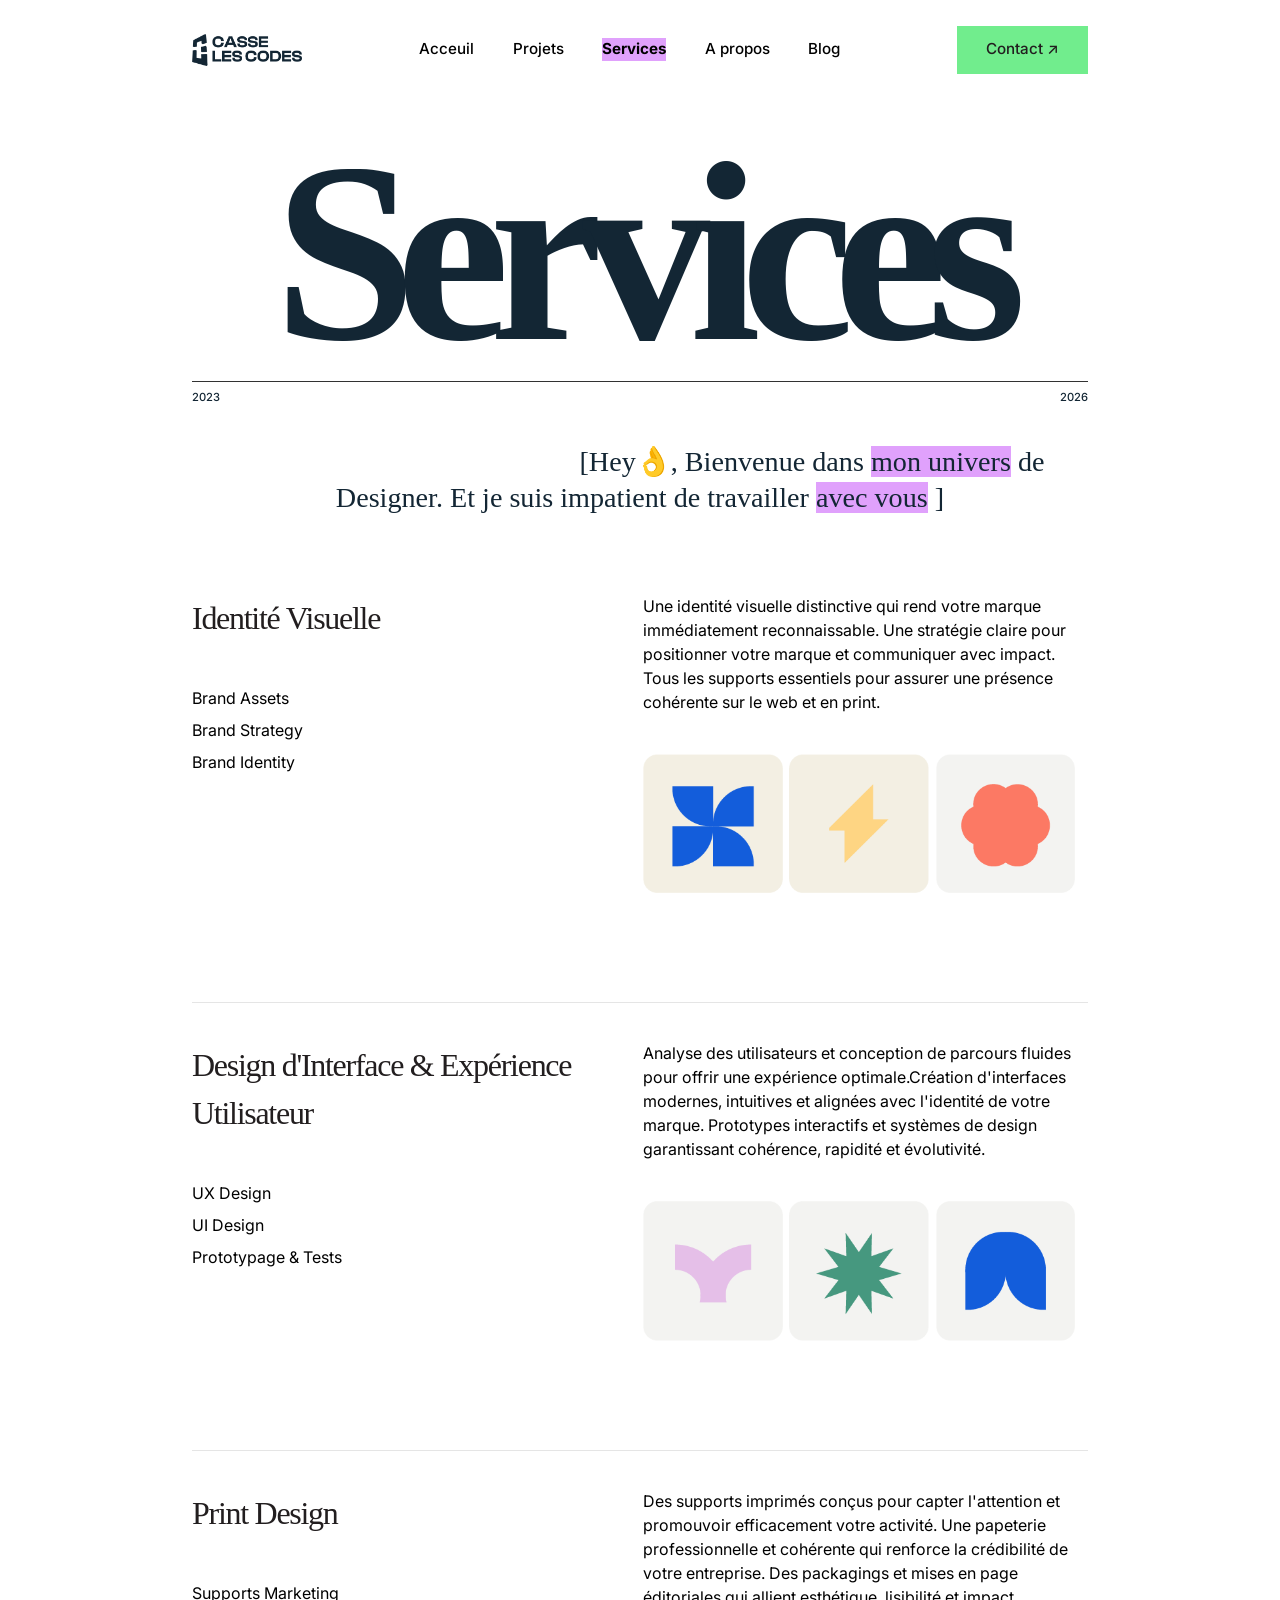
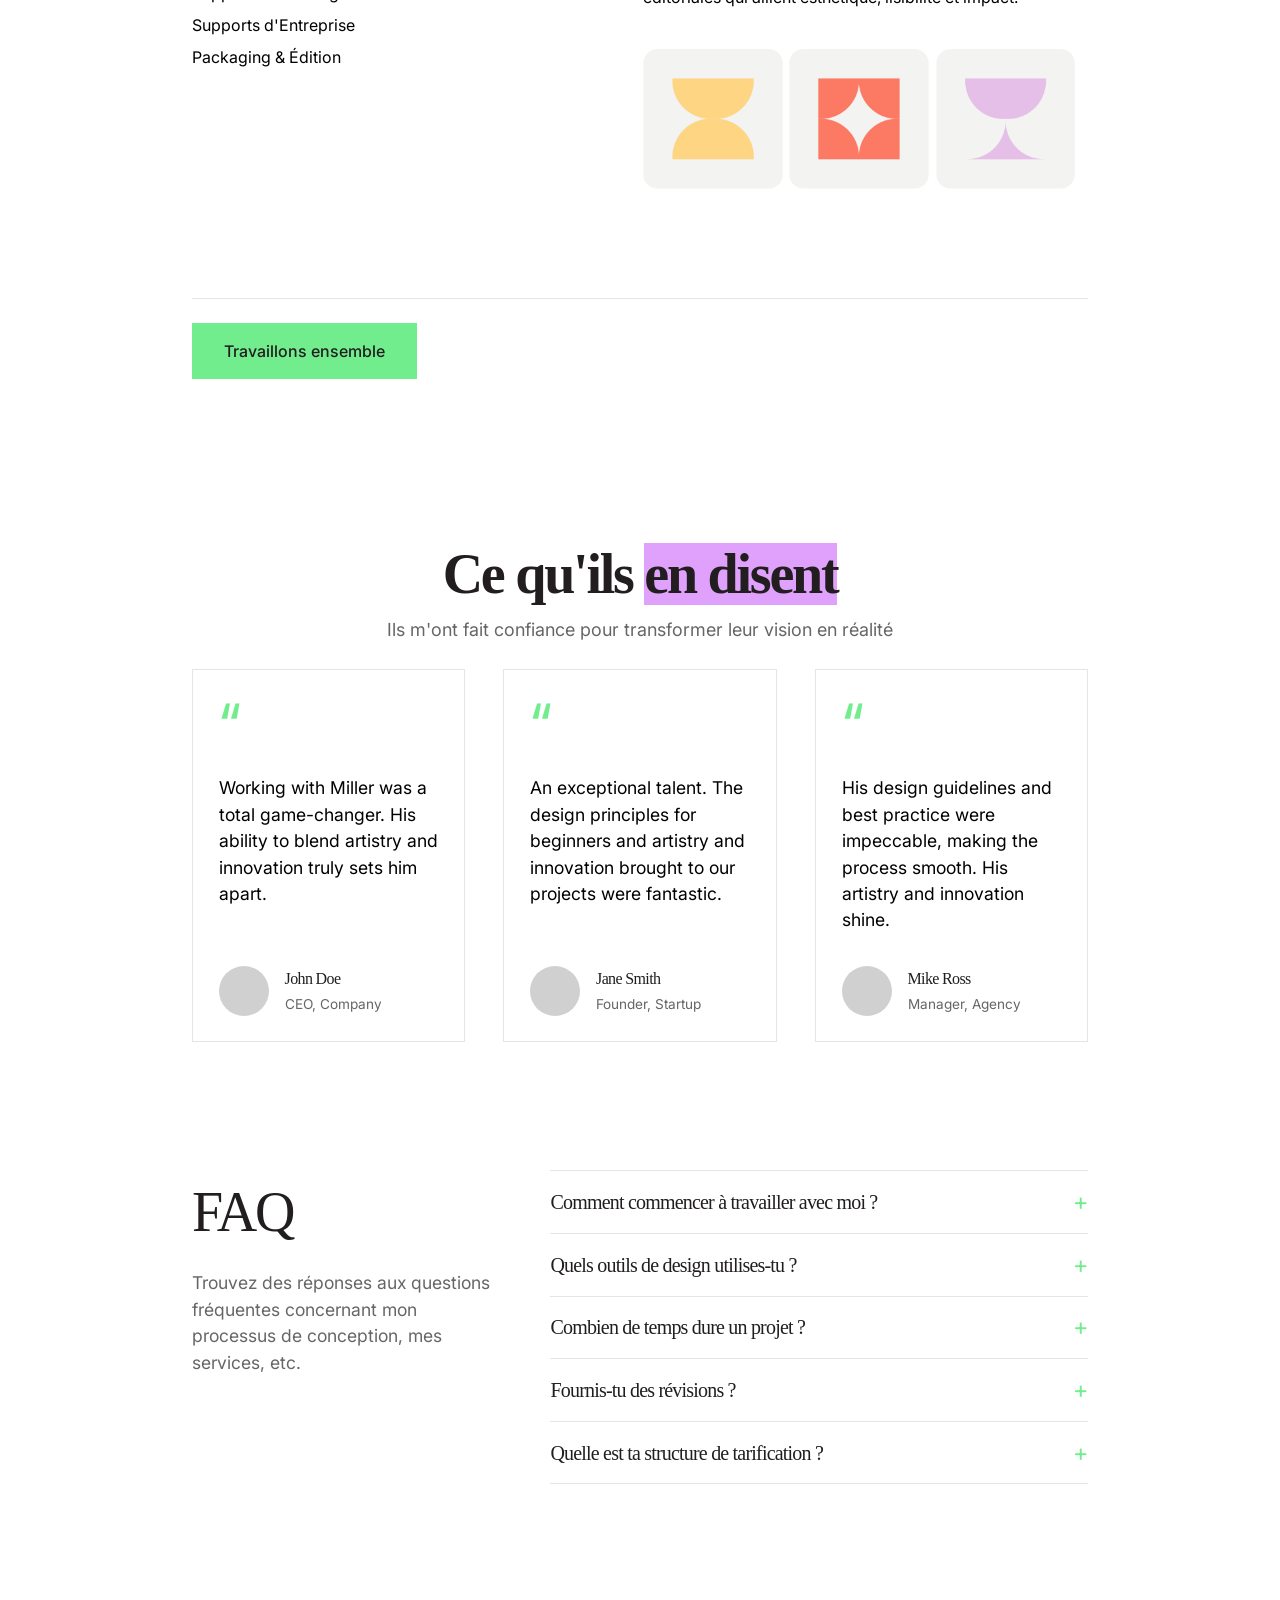
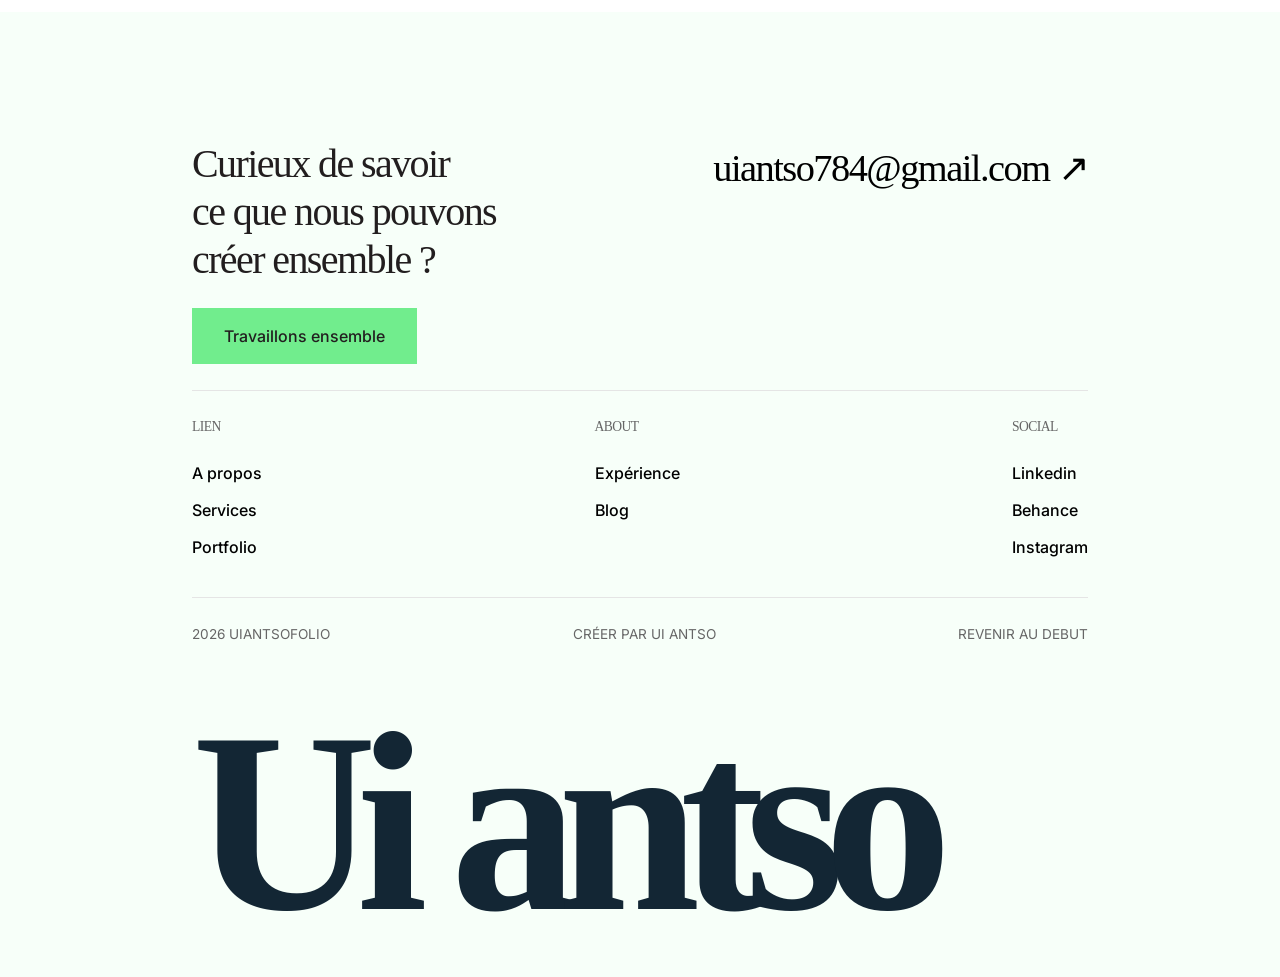
<file: Service_Ui_antso.html>
<!DOCTYPE html>
<html lang="fr">

<head>
    <meta charset="UTF-8">
    <meta name="viewport" content="width=device-width, initial-scale=1.0">
    <title>Services Design UI/UX, Branding & Print | Ui antso</title>
    <meta name="description"
        content="Solutions de design sur mesure : de la conception de maquettes UI/UX à la création d'identités visuelles complètes pour votre entreprise.">
    <link rel="stylesheet" href="style.css">
    <link href="https://fonts.googleapis.com/css2?family=Inter:wght@400;500;600;700;800&display=swap" rel="stylesheet">
    <link rel="icon" type="image/svg+xml" href="/favicon.svg">

</head>

<body>

    <!-- HEADER -->
    <header class="navbar">

        <div class="logo" "><a href=" index.html"><img style="height: 32px;" src=" LOGO_Ui_ANTSO.png"
                alt="logo du designer ui antso"></a>
        </div>

        <div class="burger-menu" id="burger-menu">
            <span></span>
            <span></span>
            <span></span>
        </div>

        <nav class="nav-links" id="nav-links">
            <a href="index.html">Acceuil</a>
            <a href="Pojets_Ui_antso.html">Projets</a>
            <a class="active" href="Service_Ui_antso.html">Services</a>
            <a href="Apropos_Ui_antso.html">A propos</a>
            <a href="blog_Ui_antso.html">Blog</a>
        </nav>

        <a href="https://wa.me/+261349115994" target="_blank" rel="noopener noreferrer" class="btn-contact">Contact
            ↗</a>
    </header>

    <!-- HERO SECTION -->
    <section class="hero">
        <h1 class="hero-title">Services</h1>

        <div class="hero-meta">
            <div class="meta-block">
                <span>2023</span>

            </div>
            <div class="meta-block text-right">
                <span>2026</span>
            </div>
        </div>
        </div>

        <p class="hero-description">
            [Hey👌, Bienvenue dans <span style="background-color: #E0A1FC;">mon univers</span> de Designer. Et je suis
            impatient de travailler <span style="background-color: #E0A1FC;"> avec vous</span> ]
        </p>
    </section>
    <!-- BEST SERVICES -->
    <section class="services">

        <div class=" service-list">

            <div class="service-row">
                <div class="service-content">
                    <h3 style="font-size: 2rem; margin-bottom: 2.5rem; ">Identité Visuelle</h3>
                    <p class="hide-mobile" style="font-size: 1rem; line-height: 2; color:  black;">Brand Assets
                        <br> Brand Strategy <br>
                        Brand Identity
                    </p>
                </div>

                <div class="service-content2">
                    <p>Une identité visuelle distinctive qui rend votre marque immédiatement reconnaissable. Une
                        stratégie claire pour positionner votre marque et communiquer avec impact. Tous les supports
                        essentiels pour assurer une présence cohérente sur le web et en print.</p>

                    <div class="service-images2">
                        <div class="s-img2"><img src="BRAND1@3x.png" alt="icon service de Ui antso"></div>
                        <div class="s-img2"><img src="BRAND2@3x.png" alt="icon service de Ui antso"></div>
                        <div class="s-img2"><img src="BRAND3@3x.png" alt="icon service de Ui antso"></div>
                    </div>

                </div>
            </div>
            <div class="service-row">
                <div class="service-content">
                    <h3 style="font-size: 2rem; margin-bottom: 2.5rem;">Design d'Interface & Expérience Utilisateur</h3>
                    <p class="hide-mobile" style="font-size: 1rem; line-height: 2; color: black;">UX Design <br> UI
                        Design
                        <br>
                        Prototypage & Tests
                    </p>

                </div>

                <div class="service-content2">
                    <p>Analyse des utilisateurs et conception de parcours fluides pour offrir une expérience
                        optimale.Création d'interfaces modernes, intuitives et alignées avec l'identité de votre marque.
                        Prototypes interactifs et systèmes de design garantissant cohérence, rapidité et évolutivité.
                    </p>

                    <div class="service-images2">
                        <div class="s-img2"><img src="UI1@3x.png" alt="icon service de Ui antso"></div>
                        <div class="s-img2"><img src="UI2@3x.png" alt="icon service de Ui antso"></div>
                        <div class="s-img2"><img src="UI3@3x.png" alt="icon service de Ui antso"></div>
                    </div>

                </div>
            </div>
            <div class="service-row">
                <div class="service-content">
                    <h3 style="font-size: 2rem; margin-bottom: 2.5rem; ">Print Design</h3>
                    <p class="hide-mobile" style="font-size: 1rem; line-height: 2; color: black;">Supports Marketing
                        <br> Supports d'Entreprise <br>
                        Packaging & Édition
                    </p>
                </div>

                <div class="service-content2">
                    <p>Des supports imprimés conçus pour capter l'attention et promouvoir efficacement votre activité.

                        Une papeterie professionnelle et cohérente qui renforce la crédibilité de votre entreprise.

                        Des packagings et mises en page éditoriales qui allient esthétique, lisibilité et impact.</p>

                    <div class="service-images2">
                        <div class="s-img2"><img src="PRINT1@3x.png" alt="icon service de Ui antso"></div>
                        <div class="s-img2"><img src="PRINT2@3x.png" alt="icon service de Ui antso"></div>
                        <div class="s-img2"><img src="PRINT3@3x.png" alt="icon service de Ui antso"></div>
                    </div>

                </div>
            </div>
        </div>
        <a style="font-size: 1rem;" href="https://wa.me/+261349115994 " target="_blank" rel="noopener noreferrer"
            class="btn-dark">Travaillons ensemble</a>
    </section>

    <!-- CLIENTS REVIEWS -->
    <section class="reviews">
        <div class="section-heading">
            <h2> Ce qu'ils <span style="background-color: #E0A1FC;"> en disent</span></h2>
            <p>Ils m'ont fait confiance pour transformer leur vision en réalité</p>
        </div>
        <div class="reviews-grid">
            <div class="review-card">
                <div class="quote-icon">“</div>
                <p>Working with Miller was a total game-changer. His ability to blend artistry and innovation truly sets
                    him apart.</p>
                <div class="author">
                    <div class="author-pic"></div>
                    <div>
                        <h4>John Doe</h4>
                        <span>CEO, Company</span>
                    </div>
                </div>
            </div>
            <div class="review-card">
                <div class="quote-icon">“</div>
                <p>An exceptional talent. The design principles for beginners and artistry and innovation brought to our
                    projects were fantastic.</p>
                <div class="author">
                    <div class="author-pic"></div>
                    <div>
                        <h4>Jane Smith</h4>
                        <span>Founder, Startup</span>
                    </div>
                </div>
            </div>
            <div class="review-card">
                <div class="quote-icon">“</div>
                <p>His design guidelines and best practice were impeccable, making the process smooth. His artistry and
                    innovation shine.</p>
                <div class="author">
                    <div class="author-pic"></div>
                    <div>
                        <h4>Mike Ross</h4>
                        <span>Manager, Agency</span>
                    </div>
                </div>
            </div>
        </div>
    </section>

    <!-- FAQ -->
    <section class="faq-section">
        <div class="faq-left">
            <h2>FAQ</h2>
            <p>Trouvez des réponses aux questions fréquentes concernant mon processus de conception, mes services, etc.
            </p>
        </div>
        <div class="faq-right">
            <div class="faq-item">
                <div class="faq-question">
                    <h3>Comment commencer à travailler avec moi ?</h3>
                    <span class="plus">+</span>
                </div>
                <div class="faq-answer">
                    <p>Ça commence par un echange gratuit sur WhatsApp. Nous discuterons de tes objectifs, de ta vision
                        et de la manière dont je peux donner vie à tes idées.</p>
                </div>
            </div>
            <div class="faq-item">
                <div class="faq-question">
                    <h3>Quels outils de design utilises-tu ?</h3>
                    <span class="plus">+</span>
                </div>
                <div class="faq-answer">
                    <p>Je travaille avec des outils de pointe dans l'industrie comme Figma, blender et la suite Adobe
                        pour créer des designs modernes et performants.</p>
                </div>
            </div>
            <div class="faq-item">
                <div class="faq-question">
                    <h3>Combien de temps dure un projet ?</h3>
                    <span class="plus">+</span>
                </div>
                <div class="faq-answer">
                    <p>Les délais des projets varient en fonction de l'envergure, mais la plupart des designs prennent
                        entre 2 et 4 semaines. Je fournirai un calendrier précis après notre première consultation.</p>
                </div>
            </div>
            <div class="faq-item">
                <div class="faq-question">
                    <h3>Fournis-tu des révisions ?</h3>
                    <span class="plus">+</span>
                </div>
                <div class="faq-answer">
                    <p>Absolument ! Je propose un nombre défini de révisions pour m'assurer que le design correspond
                        parfaitement à ta vision.</p>
                </div>
            </div>
            <div class="faq-item">
                <div class="faq-question">
                    <h3>Quelle est ta structure de tarification ?</h3>
                    <span class="plus">+</span>
                </div>
                <div class="faq-answer">
                    <p>YLes tarifs dépendent de la complexité et de l'envergure du projet. Discutons de tes objectifs,
                        et je te fournirai un devis transparent, adapté à tes besoins.</p>
                </div>
            </div>

        </div>
    </section>

    <!-- FOOTER -->
    <footer class="footer">
        <div class="footer-top">
            <div class="footer-cta">
                <h2>Curieux de savoir <br> ce que nous pouvons <br> créer ensemble ?</h2>
                <a href="https://wa.me/+261349115994 " target="_blank" rel="noopener noreferrer"
                    class="btn-dark">Travaillons ensemble</a>
            </div>
            <div class="footer-email">
                <a href="https://mail.google.com/mail/?view=cm&to=uiantso784@gmail.com" target="_blank"
                    rel="noopener noreferrer">uiantso784@gmail.com ↗</a>
            </div>
        </div>

        <div class="footer-links-grid">
            <div class="links-col">
                <h4>Lien</h4>
                <a href="Apropos_Ui_antso.html">A propos</a>
                <a href="Service_Ui_antso.html">Services</a>
                <a href="Pojets_Ui_antso.html">Portfolio</a>
            </div>
            <div class="links-col">
                <h4>About</h4>
                <a href="Apropos_Ui_antso.html">Expérience</a>
                <a href="blog_Ui_antso.html">Blog</a>
            </div>
            <div class="links-col">
                <h4>Social</h4>
                <a href="https://www.linkedin.com/in/ui-antso-549456346/" target="_blank"
                    rel="noopener noreferrer">Linkedin</a>
                <a href="https://www.behance.net/Uiantso" target="_blank" rel="noopener noreferrer">Behance</a>
                <a href="https://www.instagram.com/ui.antsoo" target="_blank" rel="noopener noreferrer">Instagram</a>
            </div>
        </div>

        <div class="footer-bottom-text">
            <span>2026 Uiantsofolio</span>
            <span>Créer par Ui antso</span>
            <span>Revenir au debut</span>
        </div>

        <h1 class="hero-title">Ui antso</h1>
    </footer>
    <script src="script.js"></script>

</body>

</html>
</file>
<file: style.css>
/* --- RESET & VARIABLES --- */
:root {
    --bg-color: #ffffff;
    --text-main: #000000;
    --text-muted: #666666;
    --border-color: #e5e5e5;
    --font-family: 'Inter', sans-serif;
    --padding-x: 15vw;
}

* {
    margin: 0;
    padding: 0;
    box-sizing: border-box;
}

body {
    font-family: var(--font-family);
    background-color: var(--bg-color);
    color: var(--text-main);
    line-height: 1.5;
    overflow-x: hidden;
}

a {
    text-decoration: none;
    color: inherit;
}

img {
    max-width: 100%;
    display: block;
    object-fit: cover;
}

/* --- TYPOGRAPHY --- */
h1,
h2,
h3,
h4 {
    letter-spacing: -0.04em;
    font-weight: 700;
    color: #221E1F;
}

.text-center {
    text-align: center;
}

.text-right {
    text-align: right;
}

.text-left {
    text-align: left;
}

.section-heading {
    text-align: center;
    max-width: 700px;
    margin: 0 auto 2vw auto;
}

.section-heading h2 {
    font-size: 3.5rem;
    margin-bottom: 0rem;
    font-family: Space Grotesk;
}

.section-heading p {
    font-size: 1.125rem;
    color: var(--text-muted);
}

/* --- NAVBAR --- */
.navbar {
    display: flex;
    justify-content: space-between;
    align-items: center;
    padding: 2vw var(--padding-x);
    font-weight: 500;
    font-size: 0.95rem;


}

.logo {
    font-size: 1.2rem;
    font-weight: 800;
    letter-spacing: -0.05em;
    font-family: Space Grotesk;
    line-height: 1;
    color: #132634;
}

.logo:hover {
    color: #71ED8D;
}

.nav-links {
    display: flex;
    gap: 3vw;
}

.btn-contact {
    background-color: #71ED8D;
    ;
    color: #221E1F;
    padding: 0.8rem 1.8rem;
    border-radius: 0px;
}

.btn-dark {
    display: inline-block;
    background-color: #71ED8D;
    color: #221e1f;
    padding: 1rem 2rem;
    border-radius: 0px;
    font-weight: 500;
    margin-top: 1.5rem;
}

/* --- HERO --- */
.hero {
    padding: 3vw var(--padding-x) 0;
    display: flex;
    flex-direction: column;
    align-items: center;
}

.hero-title {
    font-size: 20vw;
    font-weight: bold;
    line-height: 0.9;
    letter-spacing: -0.08em;
    margin-bottom: 1vw;
    font-family: Space Grotesk;
    color: #132634;
}

.hero-meta {
    width: 100%;
    display: flex;
    justify-content: space-between;
    font-size: 0.7rem;
    text-transform: uppercase;
    color: #132634;
    margin-bottom: 3vw;
    padding-top: 0.5vw;
    font-weight: 500;
    border-top: solid 0.5px rgb(50, 50, 50);
}

.hero-description {
    font-size: 2.2vw;
    font-weight: 500;
    text-align: center;
    max-width: 100%;
    line-height: 1.3;
    margin-bottom: 3vw;
    font-family: sora;
    text-indent: 344px;
    color: #132634;
}

.hero-description2 {
    font-size: 2.2vw;
    font-weight: 500;
    text-align: left;
    max-width: 100%;
    line-height: 1.3;
    margin-bottom: 3vw;
    font-family: sora;
    color: #132634;
}

.hero-image {
    width: 100%;
    max-width: 800px;
    height: 60vh;
    border-radius: 0px 0px 0 0;
    overflow: hidden;
    background-color: #f0f0f0;
}

.hero-image2 {
    width: 100%;
    height: 60vh;
    border-radius: 0px 0px 0 0;
    overflow: hidden;
    background-color: #f0f0f0;
}

.hero-image img {
    width: 100%;
    height: 100%;
}

/* --- WORKS --- */
.works {
    padding: 5vw var(--padding-x);
}

.works-grid {
    display: grid;
    grid-template-columns: 1fr 1fr;
    gap: 2vw;
    align-items: start;
    /* Important pour que les cartes ne s'étirent pas par défaut */
}

.work-card .img-wrapper {
    width: 100%;
    overflow: hidden;
    background-color: #f4f4f4;
    margin-bottom: 0.8rem;
    transition: transform 0.6s ease;
    aspect-ratio: 1 / 1;
}


.work-card:nth-child(4n+2) .img-wrapper {
    aspect-ratio: 4.5 / 5;
}

/* Ligne 2 : L'élément à GAUCHE (n°3) est LONG */
.work-card:nth-child(4n+3) .img-wrapper {
    aspect-ratio: 4.5 / 5;
}

.work-card .img-wrapper img {
    width: 100%;
    height: 100%;
}

.work-info {
    display: flex;
    justify-content: space-between;
    align-items: center;
    border-bottom: none;
    padding-bottom: 1rem;
}

.work-info h3 {
    font-size: 1.2rem;
    font-family: Space Grotesk;
}

.work-info span {
    font-size: 0.7rem;
    color: #132634;
    text-transform: uppercase;
    padding: 2px;
}

/* --- SERVICES --- */
.services {
    padding: 0 var(--padding-x) 10vw;
}

.service-list {
    border-top: 0px solid var(--text-main);
}

.service-row {
    display: flex;
    padding: 3vw 0;
    border-bottom: 1px solid var(--border-color);
    align-items: flex-start;
}

.service-num {
    width: 10%;
    font-size: 1rem;
    font-weight: 600;
    font-family: sora;
    color: #71ED8D;
}

.service-content {
    width: 60%;
    padding-right: 4vw;
}

.service-content2 {
    width: 60%;
    padding-right: 1vw;
}

.service-content h3 {
    font-size: 2rem;
    margin-bottom: 1rem;
    font-family: sora;
    font-weight: 400;
}

.service-content p {
    color: var(--text-muted);
    font-size: 1.1rem;
}

.service-images {
    width: 30%;
    display: flex;
    gap: 1vw;
    justify-content: flex-end;
}

.service-images2 {
    width: 100%;
    display: flex;
    gap: 0.5vw;
    justify-content: flex-end;
}


.s-img {
    width: 150px;
    height: 150px;
}

.s-img2 {
    width: 100%;
    height: 210px;
    margin-top: 2.5rem;
}

/* --- PARTNERS --- */
.partners {
    padding: 10vw var(--padding-x);
    display: flex;
    align-items: center;
    gap: 5vw;
}

.partners .section-heading {
    margin: 0;
    width: 40%;
}

.partners-grid {
    width: 70%;
    display: grid;
    grid-template-columns: repeat(3, 1fr);
    gap: 2vw;
    border-left: 1px solid var(--border-color);
    padding-left: 2vw;
    align-items: center;
}

.partner-logo {
    font-weight: 700;
    color: #a0a0a0;
    font-size: 1.5rem;
    text-align: center;
    padding: 2rem 0;
    width: 70%;
}

/* --- REVIEWS --- */
.reviews {
    padding: 2vw var(--padding-x) 10vw;
}

.reviews-grid {
    display: grid;
    grid-template-columns: repeat(3, 1fr);
    gap: 3vw;
}

.reviews-grid2 {
    display: grid;
    grid-template-columns: repeat(3, 1fr);
    gap: 3vw;
}

.review-card {
    padding: 2vw;
    border: 0.25px solid var(--border-color);
    display: flex;
    flex-direction: column;
}

.quote-icon {
    font-size: 4rem;
    line-height: 1;
    color: #71ED8D;
    margin-bottom: 1rem;

}

.review-card p {
    font-size: 1.1rem;
    margin-bottom: 2rem;
    flex-grow: 1;
}

.author {
    display: flex;
    align-items: center;
    gap: 1rem;
}

.author-pic {
    width: 50px;
    height: 50px;
    border-radius: 50%;
    background-color: #d0d0d0;
}

.author h4 {
    font-size: 1rem;
    font-family: sora;
    font-weight: 400;
}

.author span {
    font-size: 0.85rem;
    color: var(--text-muted);
}

/* --- FAQ --- */
.faq-section {
    padding: 0 var(--padding-x) 10vw;
    display: flex;
    justify-content: space-between;
}

.faq-left {
    width: 35%;
}

.faq-left h2 {
    font-size: 3.5rem;
    margin-bottom: 1rem;
    font-family: sora;
    font-weight: 400;
}

.faq-left p {
    font-size: 1.1rem;
    color: var(--text-muted);
}

.faq-right {
    width: 60%;
    border-top: 1px solid var(--border-color);
}

.faq-item {
    display: flex;
    justify-content: space-between;
    align-items: center;
    padding: 2vw 0;
    border-bottom: 1px solid var(--border-color);
    cursor: pointer;
}

.faq-item h3 {
    font-size: 1.25rem;
    font-weight: 500;
    font-family: sora;
    font-weight: 400;
}

.faq-item .plus {
    font-size: 1.5rem;
    color: #71ED8D;
}


/* --- BLOG --- */
.blog {
    padding: 5vw var(--padding-x) 10vw;
}

.blog-grid {
    display: grid;
    grid-template-columns: repeat(3, 1fr);
    gap: 3vw;
}

.blog-img {
    height: 250px;
    background-color: #f4f4f4;
    margin-bottom: 2.2rem;
}

.blog-meta {
    font-size: 0.75rem;
    font-weight: 600;
    color: var(--text-muted);
    margin-bottom: 0.5rem;

}

.blog-card h3 {
    font-size: 1.5rem;
    margin-bottom: 1rem;
    font-family: sora;
    font-weight: 600;
}

.blog-card p {
    color: var(--text-muted);
    font-size: 1rem;
}

.blog-card-link {
    text-decoration: none;
    /* Enlève le soulignement */
    color: inherit;
    /* Garde les couleurs d'origine du texte */
    display: block;
    /* Permet à toute la zone d'être cliquable */
    transition: transform 0.3s ease;
}

.blog-card-link:hover {
    transform: translateY(-5px);
    /* Petit effet de survol sympa */
}

/* --- FOOTER --- */
.footer {
    background-color: #f7fff9;
    padding: 10vw var(--padding-x) 2vw;
}

.footer-top {
    display: flex;
    justify-content: space-between;
    align-items: flex-start;
    margin-bottom: 2vw;
}

.footer-cta h2 {
    font-size: 2.5rem;
    line-height: 1.2;
    font-family: sora;
    font-weight: 500;
}

.footer-email a {
    font-size: 3vw;
    font-weight: 800;
    letter-spacing: -0.04em;
    font-family: sora;
    font-weight: 400;
}

.footer-links-grid {
    display: flex;
    justify-content: space-between;
    border-top: 1px solid var(--border-color);
    border-bottom: 1px solid var(--border-color);
    padding: 2vw 0;
    margin-bottom: 2vw;
}

.social-icons {
    display: flex;
    gap: 1rem;
    font-weight: 600;
}

.links-col h4 {
    font-size: 0.85rem;
    color: var(--text-muted);
    margin-bottom: 1.5rem;
    text-transform: uppercase;
    font-family: sora;
    font-weight: 400;
}

.links-col a {
    display: block;
    margin-bottom: 0.8rem;
    font-weight: 500;
}

.footer-bottom-text {
    display: flex;
    justify-content: space-between;
    font-size: 0.85rem;
    color: var(--text-muted);
    text-transform: uppercase;
    margin-bottom: 5vw;
}

.huge-footer-logo {
    font-size: 16vw;
    font-weight: 800;
    letter-spacing: -0.06em;
    text-align: center;
    line-height: 0.75;
    margin-bottom: -1vw;
}

/* --- ANIMATIONS --- */

/* Apparition au scroll (utilisé avec JS plus bas) */
.reveal {
    opacity: 0;
    transform: translateY(30px);
    transition: all 0.8s ease-out;
}

.reveal.active {
    opacity: 1;
    transform: translateY(0);
}

/* Hover sur les images de projets */
.img-wrapper {
    overflow: hidden;
}

.img-wrapper img {
    transition: transform 0.6s cubic-bezier(0.25, 1, 0.5, 1);
}

.work-card:hover .img-wrapper img {
    transform: scale(1.05);
}

/* Animation du bouton de contact */
.btn-contact:hover {
    background-color: #333;
    transform: translateY(-2px);
    transition: all 0.3s ease;
    color: #f0f0f0;
}

.btn-dark:hover {
    background-color: #333;
    transform: translateY(-2px);
    transition: all 0.3s ease;
    color: #f0f0f0;
}

/* Animation des items FAQ */
.faq-item {
    transition: padding-left 0.3s ease;
}

.faq-item:hover {
    padding-left: 10px;
    border-bottom-color: var(--text-main);
}

/* Style du bouton burger */
.burger-menu {
    display: none;
    /* Caché par défaut sur desktop */
    flex-direction: column;
    gap: 5px;
    cursor: pointer;
    z-index: 1001;
}

.burger-menu span {
    display: block;
    width: 25px;
    height: 3px;
    background-color: var(--text-main);
    transition: all 0.3s ease;
}

/* État "ouvert" du burger (croix) */
.burger-menu.open span:nth-child(1) {
    transform: translateY(8px) rotate(45deg);
}

.burger-menu.open span:nth-child(2) {
    opacity: 0;
}

.burger-menu.open span:nth-child(3) {
    transform: translateY(-8px) rotate(-45deg);
}

/* --- RESPONSIVITÉ --- */

/* --- RESPONSIVITÉ GLOBALE --- */
@media (max-width: 768px) {
    :root {
        --padding-x: 20px;
    }

    @media (max-width: 768px) {
        .btn-contact {
            display: none;
        }

        /* On cache le bouton header classique */

        .burger-menu {
            display: flex !important;
            position: relative;
            z-index: 1100;
            /* Plus haut que tout */
        }

        /* Configuration du menu mobile */
        .nav-links {
            display: flex !important;
            flex-direction: column;
            justify-content: center;
            align-items: center;
            position: fixed;
            top: 0;
            right: 0;
            width: 100%;
            height: 100vh;
            background-color: #ffffff;
            /* Force le blanc */
            z-index: 1000;

            /* On utilise transform pour sortir l'élément de l'écran */
            transform: translateX(100%);
            transition: transform 0.4s ease-in-out;
        }

        /* LA CLASSE QUI COMMANDE L'OUVERTURE */
        .nav-links.active {
            transform: translateX(0) !important;
        }
    }

    /* Navbar */
    .nav-links {
        display: none;
        font-size: 8vw;
    }

    /* On cache pour simplifier sans JS complexe */

    /* Hero */
    .hero-title {
        font-size: 26vw;
        margin-top: 4vh;
    }

    .hero-meta {
        flex-direction: row;
        gap: 5px;
        text-align: center;
        font-size: 2vw;
    }

    .hero-description {
        font-size: 1.2rem;
        max-width: 100%;
        margin-bottom: 10vw;
        text-indent: 0px;
    }

    .hero-image {
        height: 40vh;
        /* Moins haut sur mobile */
    }

    .hero-image2 {
        width: 100%;
        height: 30vh;
        border-radius: 0px 0px 0 0;
        overflow: hidden;
        background-color: #f0f0f0;
    }

    /* Grilles (Works, Reviews, Blog) */
    .works-grid,
    .reviews-grid,
    .blog-grid {
        grid-template-columns: 1fr;
        gap: 40px;
    }

    .work-card .img-wrapper {
        height: 350px;
    }

    /* Services */
    .service-row {
        flex-direction: column;
    }

    .service-num {
        margin-bottom: 10px;
    }

    .service-content {
        width: 100%;
        padding-right: 0;
    }

    .service-content2 {
        width: 100% !important;
        /* Force chaque bloc à prendre toute la largeur */
        padding-right: 0;
    }

    .service-images {
        width: 100%;
        justify-content: flex-start;
        margin-top: 15px;
    }

    .s-img2 {
        width: 100%;
        height: 210px;
    }

    .service-images2 {
        width: 100%;
        display: flex;
        gap: 1vw;
        justify-content: flex-end;
    }

    .hide-mobile {
        display: none !important;
    }


    /* Partners */
    .partners {
        flex-direction: column;
        align-items: flex-start;
    }

    .partners .section-heading,
    .partners-grid {
        width: 100%;
        border-left: none;
        padding-left: 0;
    }

    /* FAQ */
    .faq-section {
        flex-direction: column;
        gap: 3rem;
        /* Espace entre le titre FAQ et les questions */
        padding: 10vw var(--padding-x);
    }

    .faq-left,
    .faq-right {
        width: 100%;
    }

    .reviews-grid2 {
        display: grid;
        grid-template-columns: repeat(3, 1fr);
        gap: 3vw;
    }

    /* Footer */
    .footer-top {
        flex-direction: column;
        align-items: flex-start;
        gap: 40px;
    }

    .footer-email a {
        font-size: 7vw;
        /* Réduction pour éviter que l'email ne dépasse */
        word-break: break-all;
        /* Coupe l'email si vraiment trop long */
    }

    .footer-links-grid {
        display: grid;
        grid-template-columns: repeat(2, 1fr);
        /* 2 colonnes sur tablette/mobile large */
        gap: 30px;
        padding: 8vw 0;
    }

    .footer-bottom-text {
        flex-direction: column;
        text-align: center;
        gap: 10px;
    }
}

@media (max-width: 480px) {
    .partners-grid {
        grid-template-columns: 1fr 1fr;
    }

    .section-heading h2 {
        font-size: 2.2rem;
    }
}

/* On change l'item en colonne pour que la réponse soit sous la question */
.faq-item {
    display: flex;
    flex-direction: column;
    align-items: stretch;
    padding: 0;
    /* On gère le padding dans faq-question */
}

.faq-question {
    display: flex;
    justify-content: space-between;
    align-items: center;
    padding: 1vw 0;
}

/* L'astuce pour l'animation de hauteur */
.faq-answer {
    display: grid;
    grid-template-rows: 0fr;
    /* Hauteur 0 par défaut */
    transition: grid-template-rows 0.4s ease;
    overflow: hidden;
}

.faq-answer p {
    min-height: 0;
    color: var(--text-muted);
    padding-bottom: 0vw;
}

/* Quand on ajoute la classe .open via JS */
.faq-item.open .faq-answer {
    grid-template-rows: 1fr;
    /* La hauteur s'adapte au contenu */
}

.faq-item.open .plus {
    transform: rotate(45deg);
}

/* Style pour le lien de la page actuelle */
.nav-links a.active {
    background-color: #E0A1FC;
    /* La couleur violette utilisée dans ton design */
    color: #000;
    font-weight: 700;
    border-radius: 0px;
}
</file>
